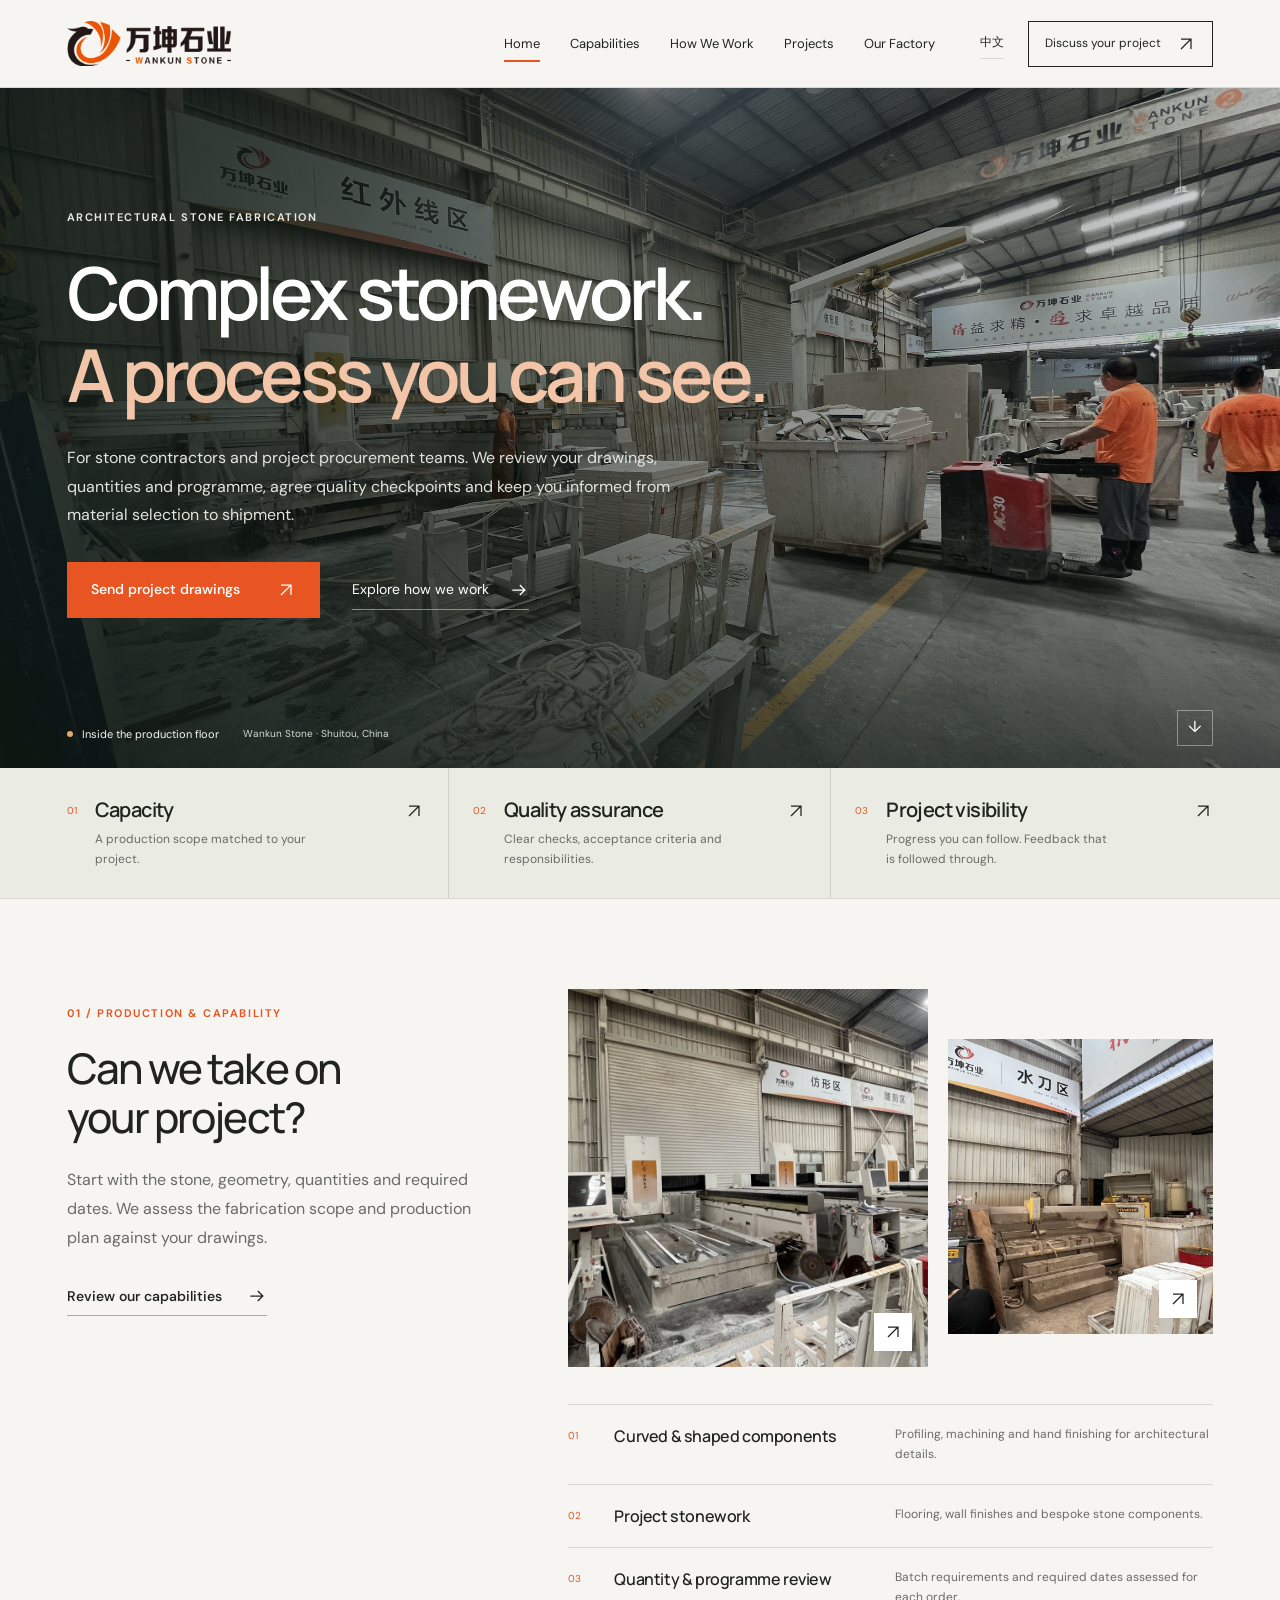
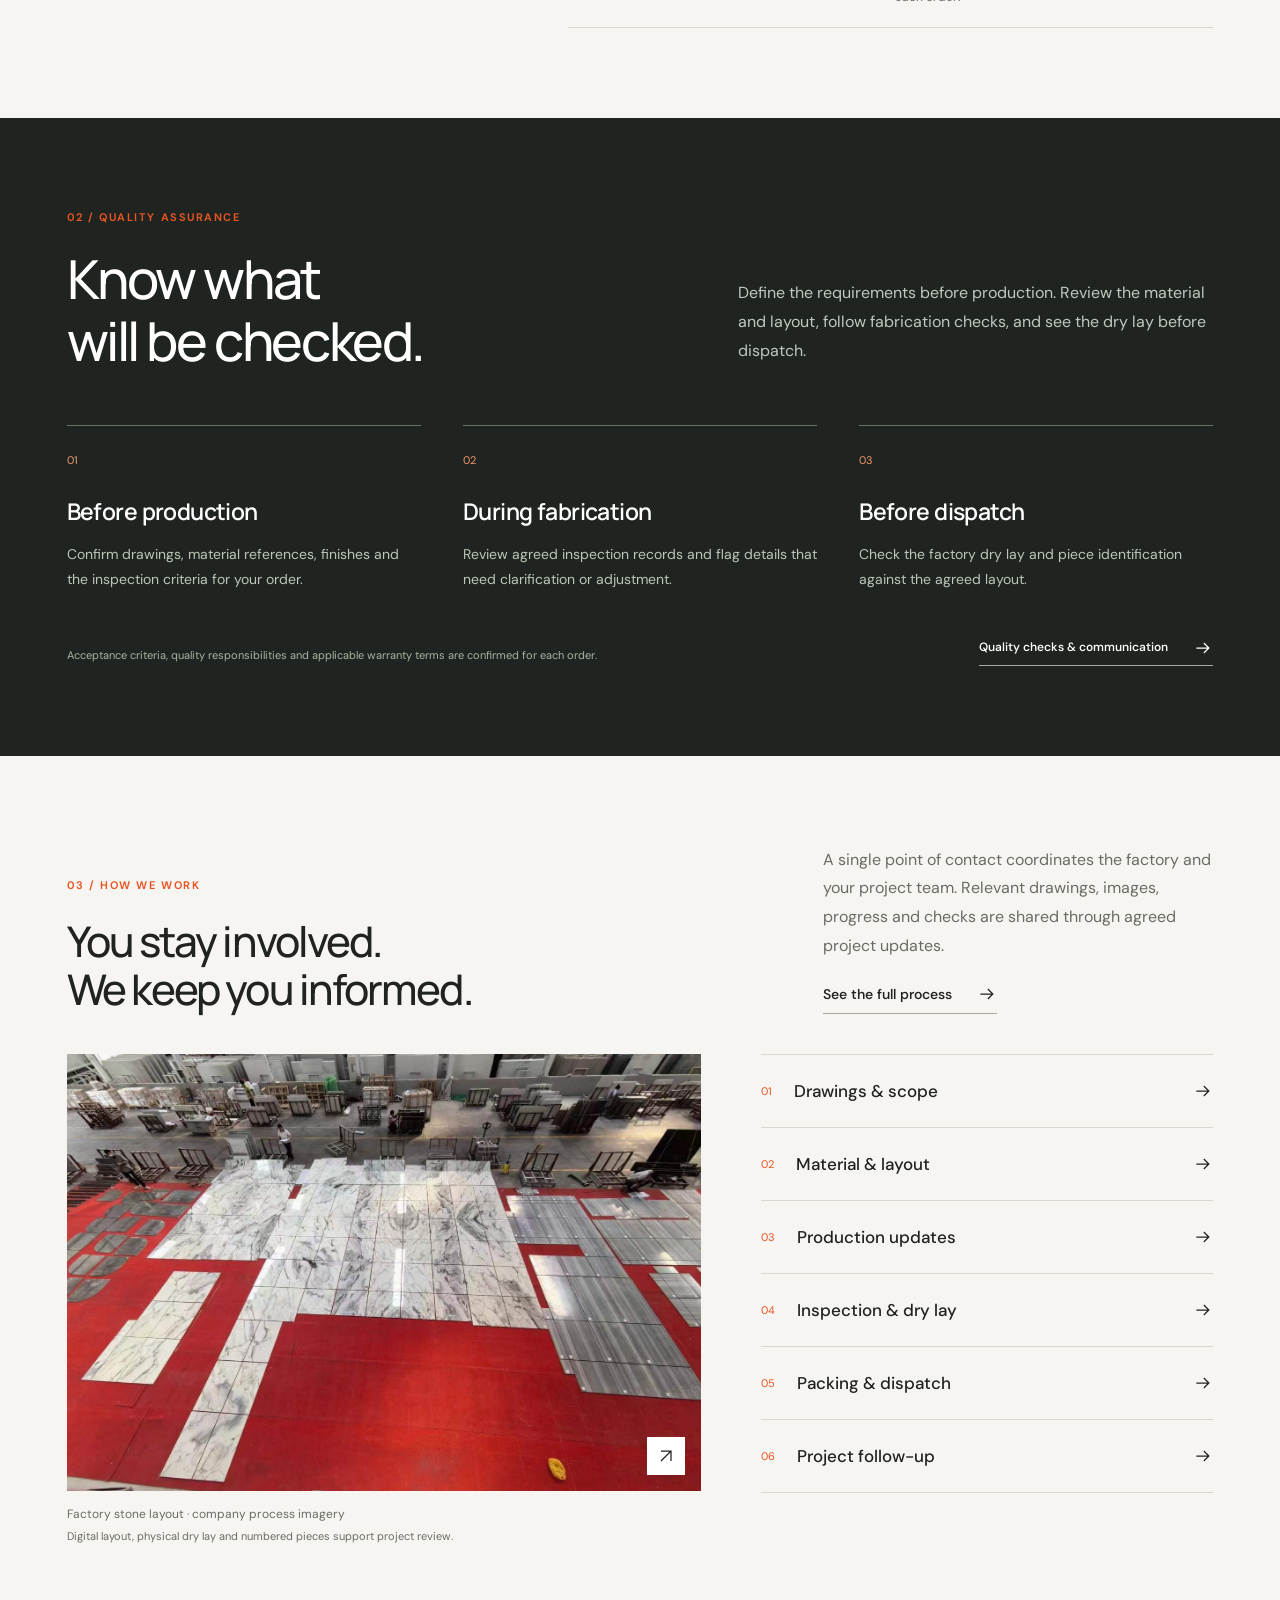
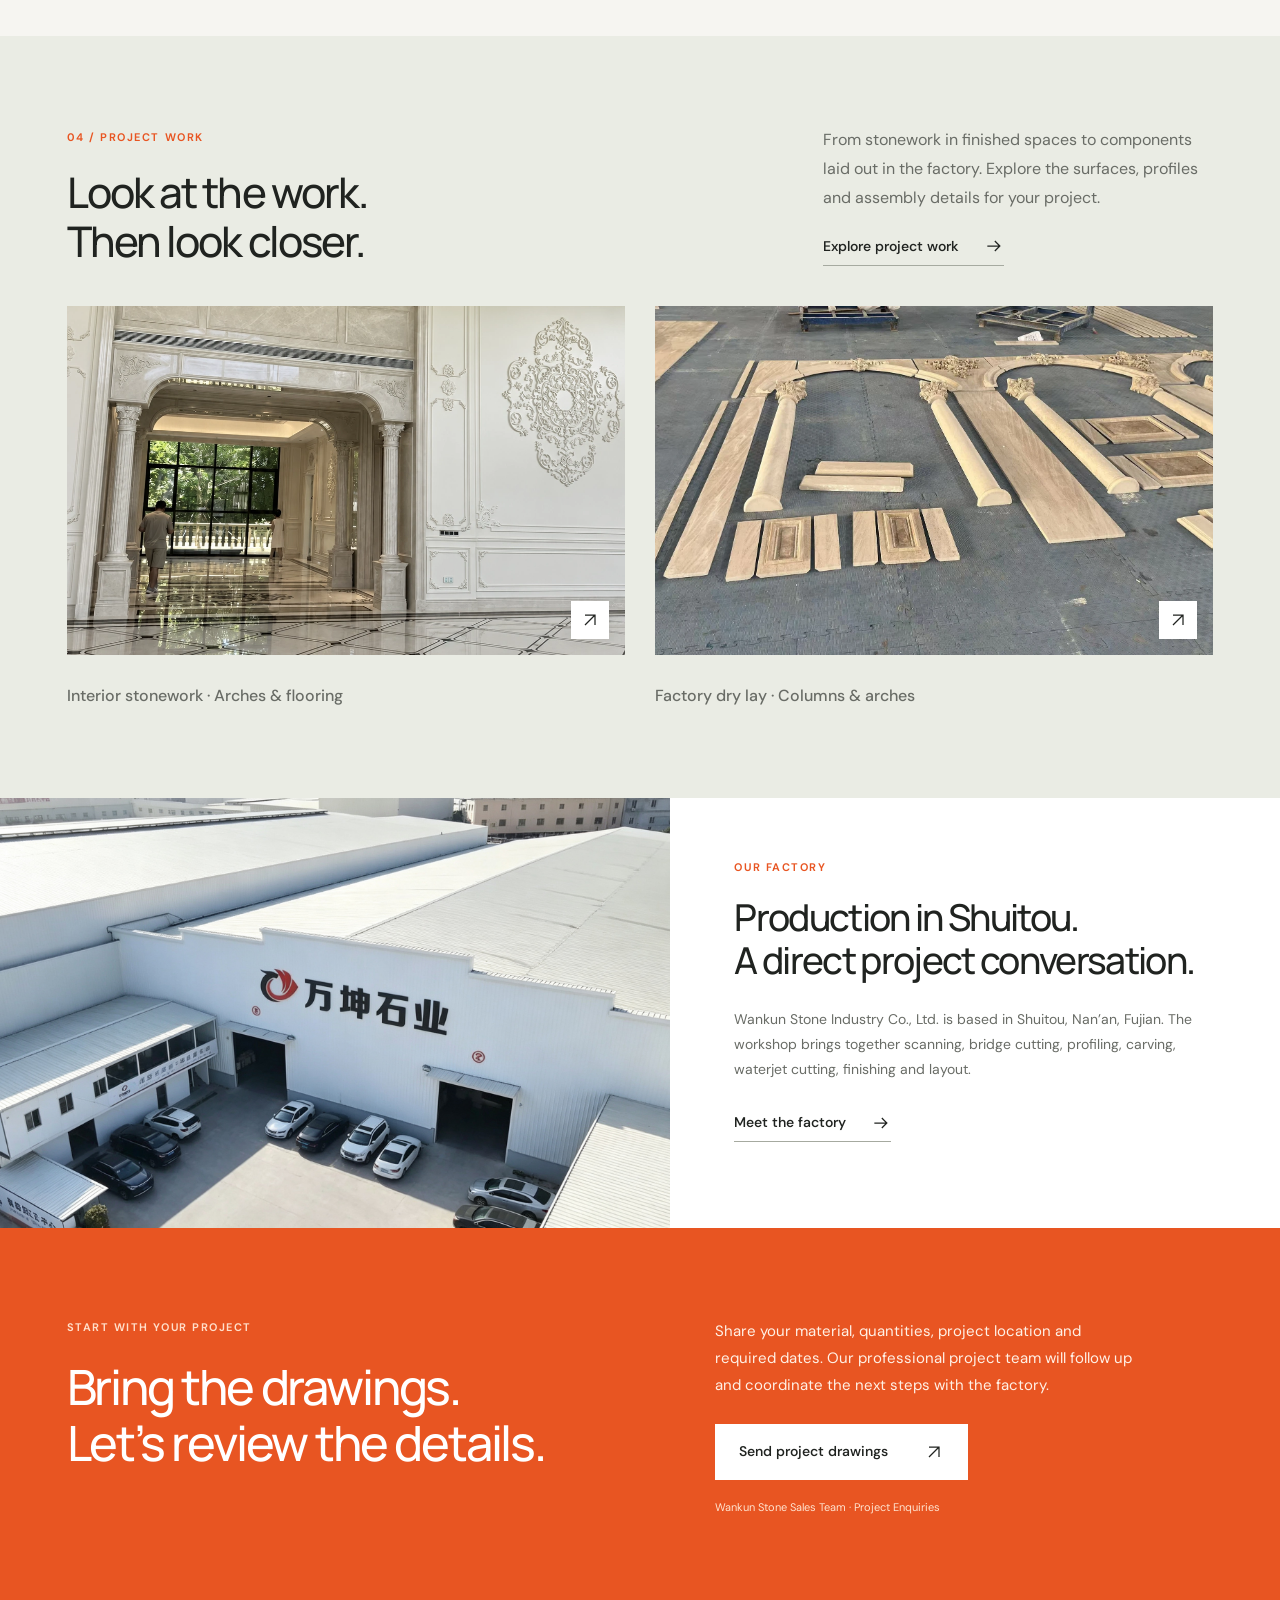
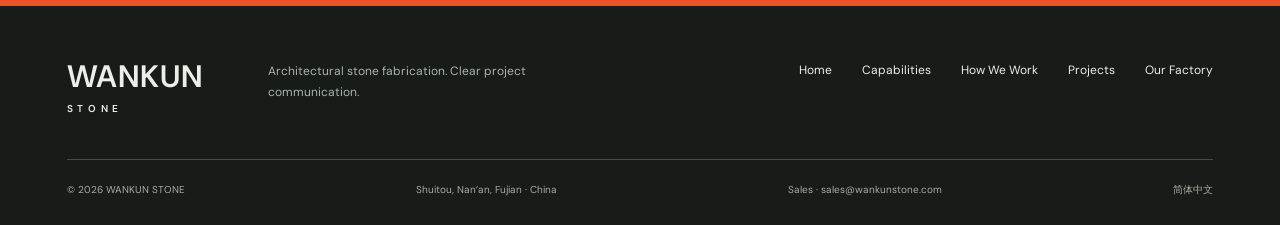
<file: index.html>
<!doctype html><html lang="en"><head><meta charset="utf-8"/><meta name="viewport" content="width=device-width,initial-scale=1"/><title>WANKUN STONE — Custom & Commercial Stone Fabrication Factory</title><meta name="description" content="Direct stone fabrication factory in Shuitou, China supplying stone importers, contractors & construction projects. Cut-to-size slabs, CNC curved stonework & factory dry-lay verification."/><link rel="canonical" href="https://wankunstone.com/"/><link rel="alternate" hreflang="en" href="https://wankunstone.com/"/><link rel="alternate" hreflang="zh-Hans" href="https://wankunstone.com/zh/"/><meta property="og:type" content="website"/><meta property="og:site_name" content="WANKUN STONE"/><meta property="og:title" content="WANKUN STONE — Custom & Commercial Stone Fabrication Factory"/><meta property="og:description" content="Direct stone fabrication factory in Shuitou, China supplying stone importers, contractors & construction projects. Cut-to-size slabs, CNC curved stonework & factory dry-lay verification."/><meta property="og:url" content="https://wankunstone.com/"/><meta property="og:image" content="https://wankunstone.com/assets/v2/production-floor.jpg"/><link rel="icon" href="/favicon.svg"/><link rel="stylesheet" href="/assets/index-TnXYKel-.css"/><script id="wankun-schema-jsonld" type="application/ld+json">{"@context":"https://schema.org","@graph":[{"@type":["Organization","ManufacturingBusiness"],"@id":"https://wankunstone.com/#organization","name":"WANKUN STONE (Wankun Stone Industry Co., Ltd. / 万坤石业)","url":"https://wankunstone.com/","logo":"https://wankunstone.com/assets/brand-logo.png","image":"https://wankunstone.com/assets/v2/factory-aerial.jpg","description":"Direct architectural and commercial stone fabrication factory in Shuitou, China. Supplying cut-to-size stone, slabs, CNC curved profiles, waterjet stonework, and factory dry-lay verified stone packages for importers, wholesalers, stone contractors, and construction projects worldwide.","address":{"@type":"PostalAddress","addressLocality":"Shuitou, Nan'an, Quanzhou","addressRegion":"Fujian","addressCountry":"CN"},"areaServed":[{"@type":"Place","name":"Worldwide"},{"@type":"Country","name":"Singapore"},{"@type":"Country","name":"Malaysia"},{"@type":"Country","name":"Vietnam"},{"@type":"Country","name":"China"}],"contactPoint":{"@type":"ContactPoint","contactType":"sales and project coordination","name":"Wankun Stone Sales Team","email":"sales@wankunstone.com","availableLanguage":["English","Chinese"]}},{"@type":"Service","@id":"https://wankunstone.com/#service","name":"Custom & Commercial Stone Fabrication for Overseas Projects","provider":{"@id":"https://wankunstone.com/#organization"},"areaServed":["Worldwide","Singapore","Malaysia","Vietnam"],"serviceType":["Cut-to-Size Architectural Stone Supply","Wholesale Marble & Granite Fabrication","CNC Curved & Profiled Stone Machining","Waterjet Stone Medallions & Inlays","Digital Slab Scanning & Pre-Shipment Factory Dry-Lay"]},{"@type":"FAQPage","@id":"https://wankunstone.com/#faq","mainEntity":[{"@type":"Question","name":"What types of stone buyers and overseas projects does Wankun Stone supply?","acceptedAnswer":{"@type":"Answer","text":"Wankun Stone supplies all categories of stone fabrication buyers worldwide, including stone importers and wholesalers, stone sub-contractors, main construction contractors, interior fit-out teams, and developers across commercial buildings, offices, residential projects, retail malls, public works, and hospitality projects."}},{"@type":"Question","name":"How can overseas buyers verify stone quality before shipment from Shuitou, China?","acceptedAnswer":{"@type":"Answer","text":"Every order includes drawing and scope confirmation, slab scanning and layout review before cutting, full-scale factory dry-lay inspection photos, and piece-by-piece numbered crate labelling before dispatch."}}]}]}</script><link rel="stylesheet" href="/assets/home-feature-navigation-20261116.css"/><link rel="stylesheet" href="/assets/project-intro-complement-20261116.css"/></head><body><div id="root" data-language="en" data-section="home"><link rel="preload" as="image" href="/assets/brand-logo.png"/><link rel="preload" as="image" href="/assets/v2/production-floor.jpg" fetchPriority="high"/><a href="#main" class="skip-link">Skip to content</a><header class="site-header"><a class="brand" href="/" aria-label="WANKUN STONE"><img src="/assets/brand-logo.png" width="164" height="45" alt="WANKUN STONE 万坤石业"/></a><nav id="main-navigation" class="main-nav" aria-label="Main navigation"><a href="/" aria-current="page">Home</a><a href="/capabilities">Capabilities</a><a href="/how-we-work">How We Work</a><a href="/projects">Projects</a><a href="/about">Our Factory</a><a class="mobile-contact" href="/contact">Discuss your project</a></nav><div class="header-actions"><a class="language-switch" href="/zh" lang="zh-Hans" aria-label="切换至简体中文">中文</a><a class="header-cta" href="/contact">Discuss your project<svg width="20" height="20" viewBox="0 0 24 24" fill="none" stroke="currentColor" stroke-width="1.5" aria-hidden="true"><path d="M6 18 18 6M6 6h12v12"></path></svg></a><button class="menu-toggle" aria-label="Open navigation" aria-expanded="false" aria-controls="main-navigation"><span></span><span></span></button></div></header><main id="main"><section class="hero"><img class="hero-background" src="/assets/v2/production-floor.jpg" alt="Wankun Stone production floor" fetchPriority="high"/><div class="hero-shade"></div><div class="hero-content"><span class="eyebrow">ARCHITECTURAL STONE FABRICATION</span><h1>Complex stonework.<br/><span>A process you can see.</span></h1><p>For stone contractors and project procurement teams. We review your drawings, quantities and programme, agree quality checkpoints and keep you informed from material selection to shipment.</p><div class="hero-actions"><a class="button " href="/contact">Send project drawings<svg width="20" height="20" viewBox="0 0 24 24" fill="none" stroke="currentColor" stroke-width="1.5" aria-hidden="true"><path d="M6 18 18 6M6 6h12v12"></path></svg></a><a class="hero-secondary" href="/how-we-work">Explore how we work<svg width="20" height="20" viewBox="0 0 24 24" fill="none" stroke="currentColor" stroke-width="1.5" aria-hidden="true"><path d="M4 12h15m-6-6 6 6-6 6"></path></svg></a></div></div><div class="hero-caption"><span class="live-mark"></span>Inside the production floor<small>Wankun Stone · Shuitou, China</small></div><a class="scroll-marker" href="#procurement" aria-label="Explore project priorities">↓</a></section><section class="procurement-bar" id="procurement"><a href="/capabilities"><span class="pillar-number">0<!-- -->1</span><div><h2>Capacity</h2><p>A production scope matched to your project.</p></div><svg width="20" height="20" viewBox="0 0 24 24" fill="none" stroke="currentColor" stroke-width="1.5" aria-hidden="true"><path d="M6 18 18 6M6 6h12v12"></path></svg></a><a href="/how-we-work#quality"><span class="pillar-number">0<!-- -->2</span><div><h2>Quality assurance</h2><p>Clear checks, acceptance criteria and responsibilities.</p></div><svg width="20" height="20" viewBox="0 0 24 24" fill="none" stroke="currentColor" stroke-width="1.5" aria-hidden="true"><path d="M6 18 18 6M6 6h12v12"></path></svg></a><a href="/how-we-work"><span class="pillar-number">0<!-- -->3</span><div><h2>Project visibility</h2><p>Progress you can follow. Feedback that is followed through.</p></div><svg width="20" height="20" viewBox="0 0 24 24" fill="none" stroke="currentColor" stroke-width="1.5" aria-hidden="true"><path d="M6 18 18 6M6 6h12v12"></path></svg></a></section><section class="capability-intro section"><div class="section-heading"><span class="eyebrow">01 / PRODUCTION &amp; CAPABILITY</span><h2>Can we take on
your project?</h2><p>Start with the stone, geometry, quantities and required dates. We assess the fabrication scope and production plan against your drawings.</p><a class="text-link" href="/capabilities">Review our capabilities<svg width="20" height="20" viewBox="0 0 24 24" fill="none" stroke="currentColor" stroke-width="1.5" aria-hidden="true"><path d="M4 12h15m-6-6 6 6-6 6"></path></svg></a></div><div class="capability-content"><div class="capability-collage"><button class="photo-button " aria-label="View image: Profiling area"><img src="/assets/capability-profiling.jpg" alt="Profiling area" loading="lazy"/><span class="image-expand"><svg width="20" height="20" viewBox="0 0 24 24" fill="none" stroke="currentColor" stroke-width="1.5" aria-hidden="true"><path d="M6 18 18 6M6 6h12v12"></path></svg></span></button><button class="photo-button " aria-label="View image: Waterjet cutting area"><img src="/assets/capability-waterjet.jpg" alt="Waterjet cutting area" loading="lazy"/><span class="image-expand"><svg width="20" height="20" viewBox="0 0 24 24" fill="none" stroke="currentColor" stroke-width="1.5" aria-hidden="true"><path d="M6 18 18 6M6 6h12v12"></path></svg></span></button></div><div class="capability-rows"><div><span>0<!-- -->1</span><h3>Curved &amp; shaped components</h3><p>Profiling, machining and hand finishing for architectural details.</p></div><div><span>0<!-- -->2</span><h3>Project stonework</h3><p>Flooring, wall finishes and bespoke stone components.</p></div><div><span>0<!-- -->3</span><h3>Quantity &amp; programme review</h3><p>Batch requirements and required dates assessed for each order.</p></div></div></div></section><section class="quality-section section " id="quality"><div class="section-heading"><span class="eyebrow">02 / QUALITY ASSURANCE</span><h2>Know what
will be checked.</h2><p>Define the requirements before production. Review the material and layout, follow fabrication checks, and see the dry lay before dispatch.</p></div><div class="quality-checks"><article><span class="check-number">0<!-- -->1</span><h3>Before production</h3><p>Confirm drawings, material references, finishes and the inspection criteria for your order.</p></article><article><span class="check-number">0<!-- -->2</span><h3>During fabrication</h3><p>Review agreed inspection records and flag details that need clarification or adjustment.</p></article><article><span class="check-number">0<!-- -->3</span><h3>Before dispatch</h3><p>Check the factory dry lay and piece identification against the agreed layout.</p></article></div><div class="quality-bottom"><p>Acceptance criteria, quality responsibilities and applicable warranty terms are confirmed for each order.</p><a class="text-link" href="/how-we-work#quality">Quality checks &amp; communication<svg width="20" height="20" viewBox="0 0 24 24" fill="none" stroke="currentColor" stroke-width="1.5" aria-hidden="true"><path d="M4 12h15m-6-6 6 6-6 6"></path></svg></a></div></section><section class="work-preview section"><div class="section-heading wide-heading"><div><span class="eyebrow">03 / HOW WE WORK</span><h2>You stay involved.
We keep you informed.</h2></div><div><p>A single point of contact coordinates the factory and your project team. Relevant drawings, images, progress and checks are shared through agreed project updates.</p><a class="text-link" href="/how-we-work">See the full process<svg width="20" height="20" viewBox="0 0 24 24" fill="none" stroke="currentColor" stroke-width="1.5" aria-hidden="true"><path d="M4 12h15m-6-6 6 6-6 6"></path></svg></a></div></div><div class="work-preview-grid"><figure><button class="photo-button " aria-label="View image: Factory stone layout · company process imagery"><img src="/assets/v2/dry-lay-overview.jpg" alt="Factory stone layout · company process imagery" loading="lazy"/><span class="image-expand"><svg width="20" height="20" viewBox="0 0 24 24" fill="none" stroke="currentColor" stroke-width="1.5" aria-hidden="true"><path d="M6 18 18 6M6 6h12v12"></path></svg></span></button><figcaption>Factory stone layout · company process imagery<small>Digital layout, physical dry lay and numbered pieces support project review.</small></figcaption></figure><ol><li><a href="/how-we-work#process"><span>0<!-- -->1</span><strong>Drawings &amp; scope</strong><svg width="20" height="20" viewBox="0 0 24 24" fill="none" stroke="currentColor" stroke-width="1.5" aria-hidden="true"><path d="M4 12h15m-6-6 6 6-6 6"></path></svg></a></li><li><a href="/how-we-work#process"><span>0<!-- -->2</span><strong>Material &amp; layout</strong><svg width="20" height="20" viewBox="0 0 24 24" fill="none" stroke="currentColor" stroke-width="1.5" aria-hidden="true"><path d="M4 12h15m-6-6 6 6-6 6"></path></svg></a></li><li><a href="/how-we-work#process"><span>0<!-- -->3</span><strong>Production updates</strong><svg width="20" height="20" viewBox="0 0 24 24" fill="none" stroke="currentColor" stroke-width="1.5" aria-hidden="true"><path d="M4 12h15m-6-6 6 6-6 6"></path></svg></a></li><li><a href="/how-we-work#process"><span>0<!-- -->4</span><strong>Inspection &amp; dry lay</strong><svg width="20" height="20" viewBox="0 0 24 24" fill="none" stroke="currentColor" stroke-width="1.5" aria-hidden="true"><path d="M4 12h15m-6-6 6 6-6 6"></path></svg></a></li><li><a href="/how-we-work#process"><span>0<!-- -->5</span><strong>Packing &amp; dispatch</strong><svg width="20" height="20" viewBox="0 0 24 24" fill="none" stroke="currentColor" stroke-width="1.5" aria-hidden="true"><path d="M4 12h15m-6-6 6 6-6 6"></path></svg></a></li><li><a href="/how-we-work#process"><span>0<!-- -->6</span><strong>Project follow-up</strong><svg width="20" height="20" viewBox="0 0 24 24" fill="none" stroke="currentColor" stroke-width="1.5" aria-hidden="true"><path d="M4 12h15m-6-6 6 6-6 6"></path></svg></a></li></ol></div></section><section class="project-feature section"><div class="section-heading wide-heading"><div><span class="eyebrow">04 / PROJECT WORK</span><h2>Look at the work.
Then look closer.</h2></div><div><p>From stonework in finished spaces to components laid out in the factory. Explore the surfaces, profiles and assembly details for your project.</p><a class="text-link" href="/projects">Explore project work<svg width="20" height="20" viewBox="0 0 24 24" fill="none" stroke="currentColor" stroke-width="1.5" aria-hidden="true"><path d="M4 12h15m-6-6 6 6-6 6"></path></svg></a></div></div><div class="project-feature-grid"><figure><button class="photo-button " aria-label="View image: Interior stonework · Arches &amp; flooring"><img src="/assets/v3/interior-arches-clarity.webp" alt="Interior stonework · Arches &amp; flooring" loading="lazy" style="object-position:50% 65%"/><span class="image-expand"><svg width="20" height="20" viewBox="0 0 24 24" fill="none" stroke="currentColor" stroke-width="1.5" aria-hidden="true"><path d="M6 18 18 6M6 6h12v12"></path></svg></span></button><figcaption>Interior stonework · Arches &amp; flooring</figcaption></figure><figure><button class="photo-button " aria-label="View image: Factory dry lay · Columns &amp; arches"><img src="/assets/v3/columns-and-arches.webp" alt="Factory dry lay · Columns &amp; arches" loading="lazy" style="object-position:50% 50%"/><span class="image-expand"><svg width="20" height="20" viewBox="0 0 24 24" fill="none" stroke="currentColor" stroke-width="1.5" aria-hidden="true"><path d="M6 18 18 6M6 6h12v12"></path></svg></span></button><figcaption>Factory dry lay · Columns &amp; arches</figcaption></figure></div></section><section class="factory-strip"><img src="/assets/v2/factory-aerial.jpg" alt="Wankun Stone factory aerial view" loading="lazy"/><div><span class="eyebrow">OUR FACTORY</span><h2>Production in Shuitou.
A direct project conversation.</h2><p>Wankun Stone Industry Co., Ltd. is based in Shuitou, Nan’an, Fujian. The workshop brings together scanning, bridge cutting, profiling, carving, waterjet cutting, finishing and layout.</p><a class="text-link" href="/about">Meet the factory<svg width="20" height="20" viewBox="0 0 24 24" fill="none" stroke="currentColor" stroke-width="1.5" aria-hidden="true"><path d="M4 12h15m-6-6 6 6-6 6"></path></svg></a></div></section><section class="project-cta section"><div><span class="eyebrow">START WITH YOUR PROJECT</span><h2>Bring the drawings.
Let’s review the details.</h2></div><div><p>Share your material, quantities, project location and required dates. Our professional project team will follow up and coordinate the next steps with the factory.</p><a class="button button-light" href="/contact">Send project drawings<svg width="20" height="20" viewBox="0 0 24 24" fill="none" stroke="currentColor" stroke-width="1.5" aria-hidden="true"><path d="M6 18 18 6M6 6h12v12"></path></svg></a><span class="contact-byline">Wankun Stone Sales Team<!-- --> · <!-- -->Project Enquiries</span></div></section></main><footer class="site-footer"><div class="footer-top"><a href="/" class="footer-wordmark">WANKUN<span>STONE</span></a><p>Architectural stone fabrication. Clear project communication.</p><div><a href="/">Home</a><a href="/capabilities">Capabilities</a><a href="/how-we-work">How We Work</a><a href="/projects">Projects</a><a href="/about">Our Factory</a></div></div><div class="footer-bottom"><span>© <!-- -->2026<!-- --> WANKUN STONE</span><span>Shuitou, Nan’an, Fujian · China</span><a class="contact-email" href="mailto:sales@wankunstone.com">Sales · sales@wankunstone.com</a><a href="/zh">简体中文</a></div></footer><dialog class="lightbox" aria-label="View image"><button class="lightbox-close" aria-label="Close">×</button></dialog></div><script type="module" src="/assets/index-CWicxNVF.js"></script></body></html>
</file>
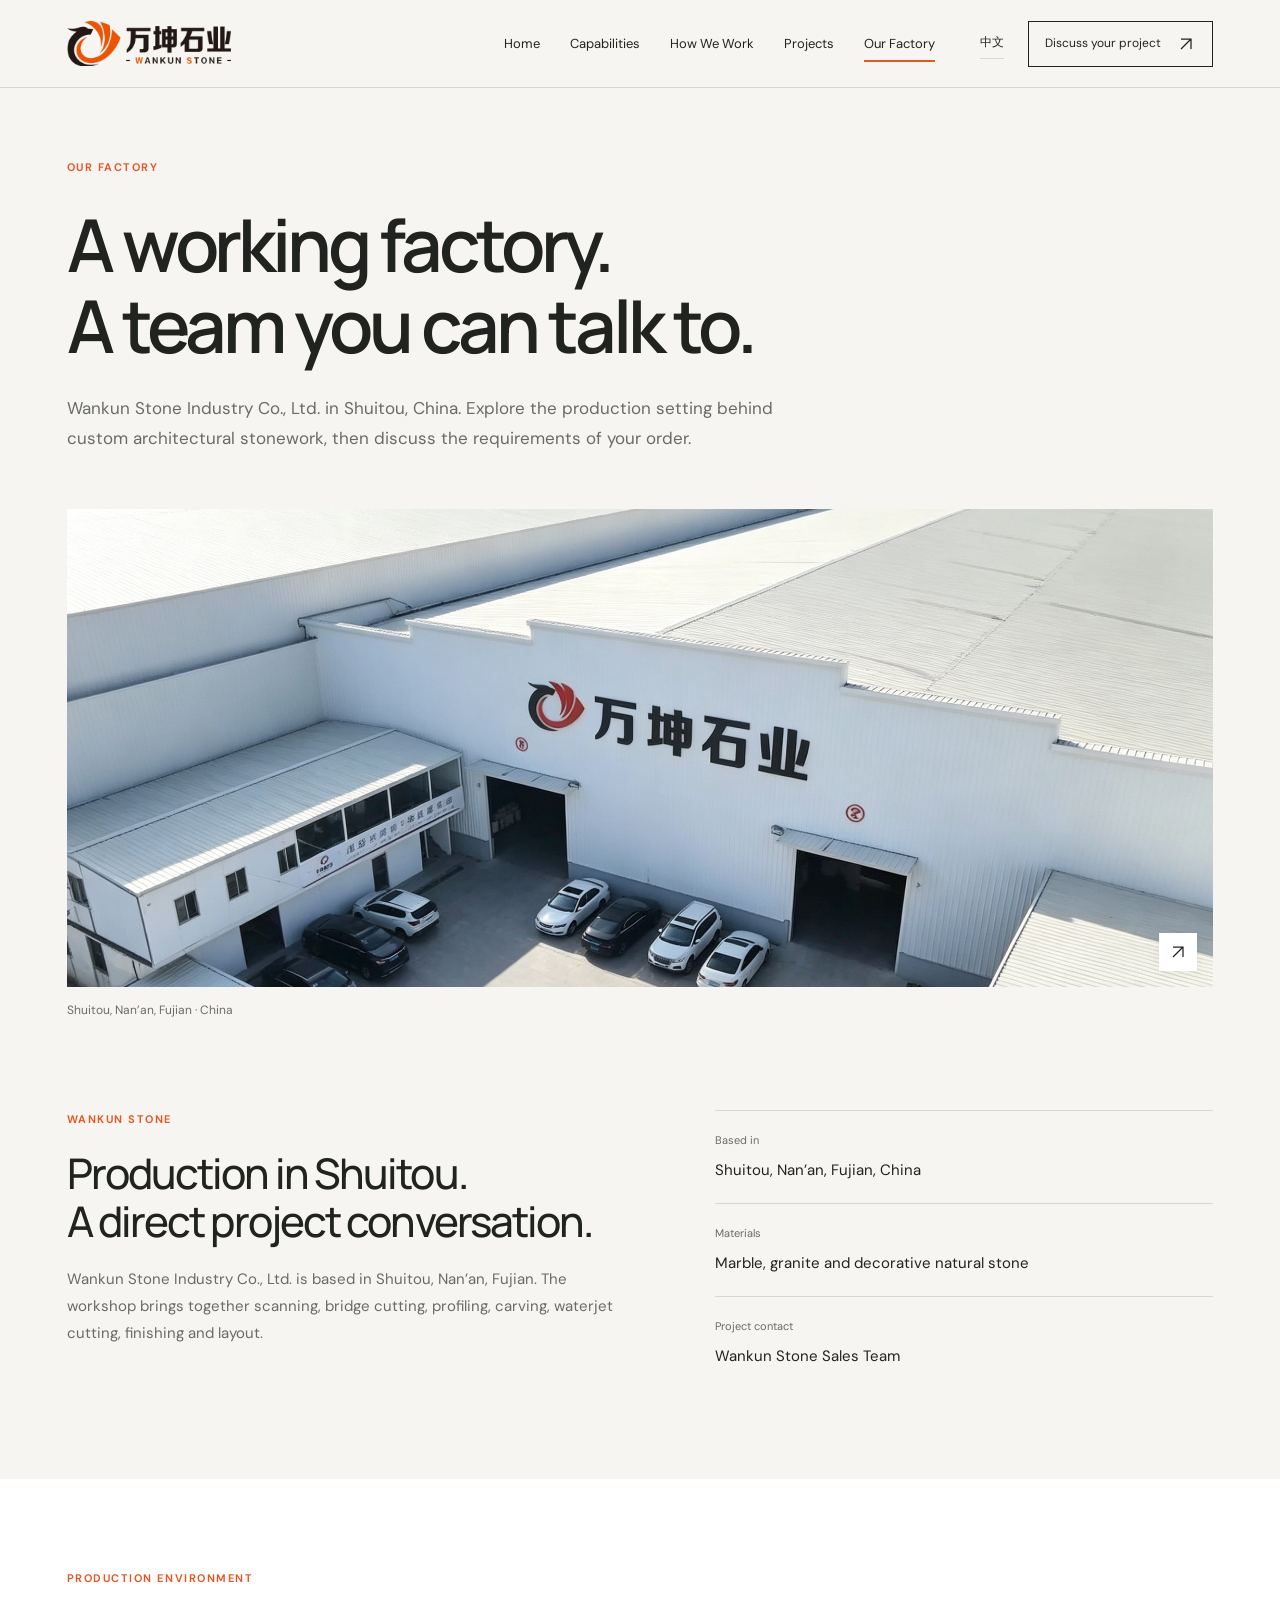
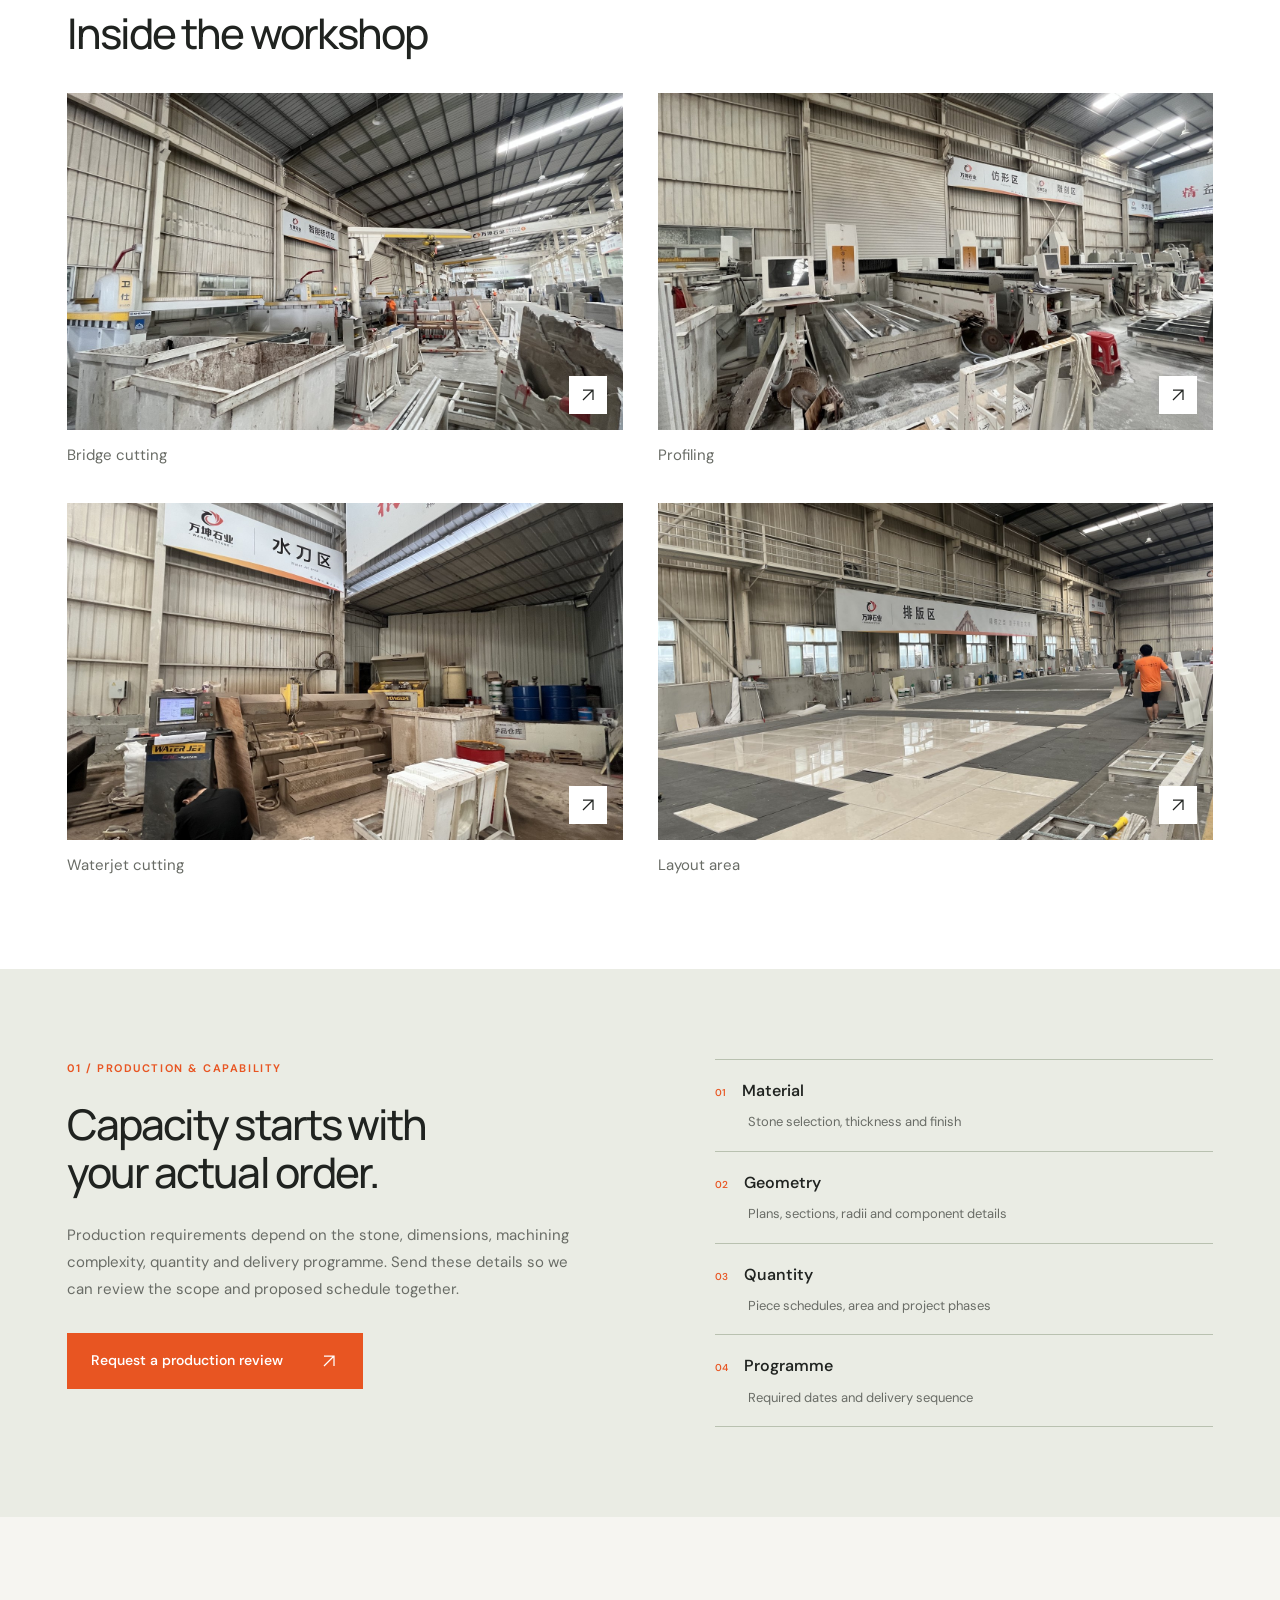
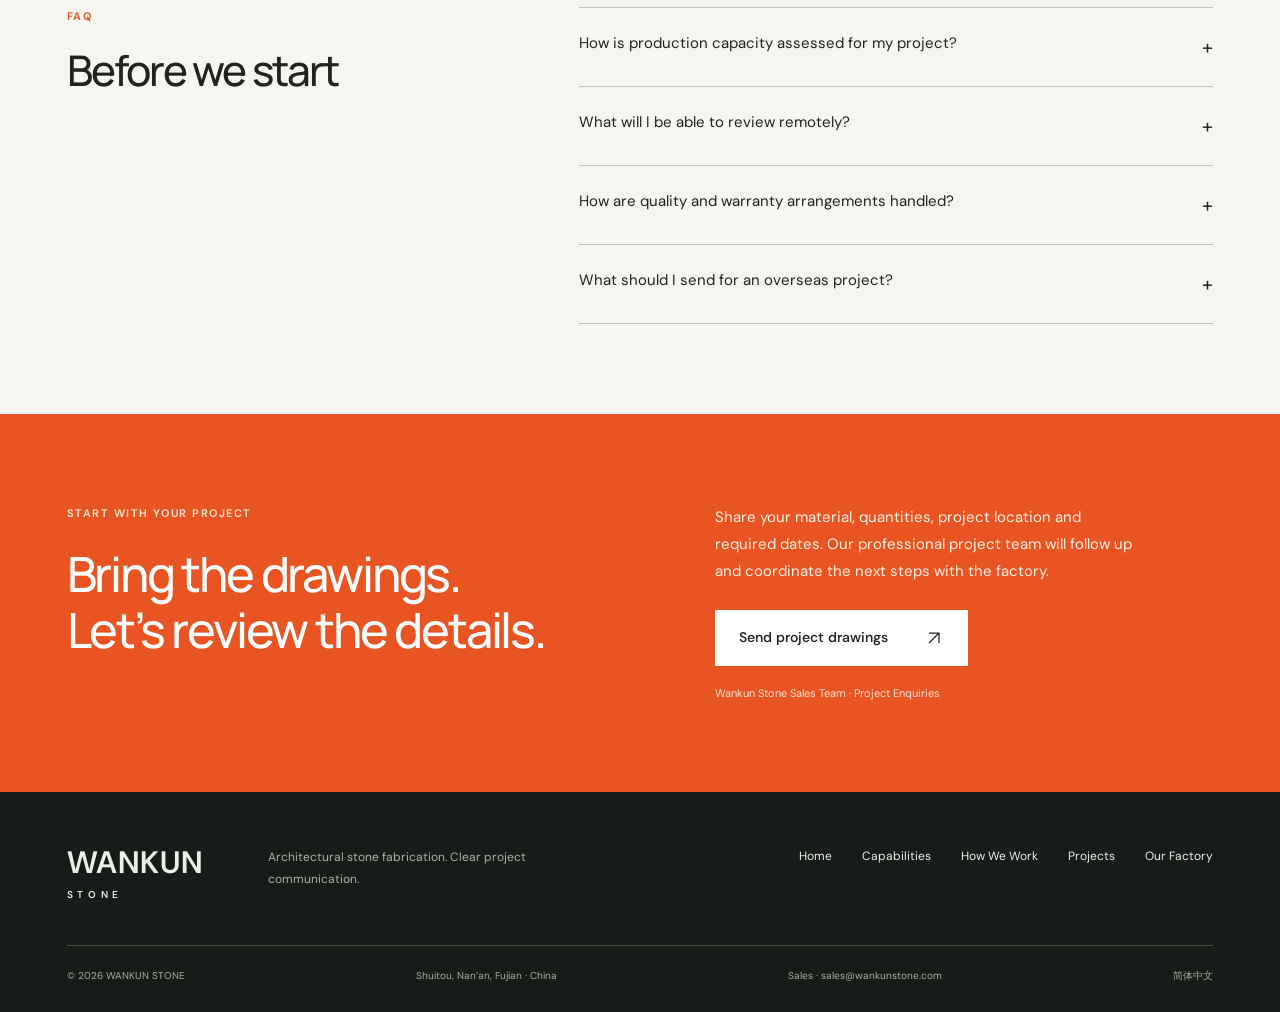
<file: about/index.html>
<!doctype html><html lang="en"><head><meta charset="utf-8"/><meta name="viewport" content="width=device-width,initial-scale=1"/><title>Our Stone Factory in Shuitou, China — Direct Export | WANKUN STONE</title><meta name="description" content="Meet Wankun Stone Industry Co., Ltd. in Shuitou, Fujian. Direct factory stone processing for commercial, residential, wholesale, and architectural projects."/><link rel="canonical" href="https://wankunstone.com/about/"/><link rel="alternate" hreflang="en" href="https://wankunstone.com/about/"/><link rel="alternate" hreflang="zh-Hans" href="https://wankunstone.com/zh/about/"/><meta property="og:type" content="website"/><meta property="og:site_name" content="WANKUN STONE"/><meta property="og:title" content="Our Stone Factory in Shuitou, China — Direct Export | WANKUN STONE"/><meta property="og:description" content="Meet Wankun Stone Industry Co., Ltd. in Shuitou, Fujian. Direct factory stone processing for commercial, residential, wholesale, and architectural projects."/><meta property="og:url" content="https://wankunstone.com/about/"/><meta property="og:image" content="https://wankunstone.com/assets/v2/production-floor.jpg"/><link rel="icon" href="/favicon.svg"/><link rel="stylesheet" href="/assets/index-TnXYKel-.css"/><script id="wankun-schema-jsonld" type="application/ld+json">{"@context":"https://schema.org","@graph":[{"@type":["Organization","ManufacturingBusiness"],"@id":"https://wankunstone.com/#organization","name":"WANKUN STONE (Wankun Stone Industry Co., Ltd. / 万坤石业)","url":"https://wankunstone.com/","logo":"https://wankunstone.com/assets/brand-logo.png","image":"https://wankunstone.com/assets/v2/factory-aerial.jpg","description":"Direct architectural and commercial stone fabrication factory in Shuitou, China. Supplying cut-to-size stone, slabs, CNC curved profiles, waterjet stonework, and factory dry-lay verified stone packages for importers, wholesalers, stone contractors, and construction projects worldwide.","address":{"@type":"PostalAddress","addressLocality":"Shuitou, Nan'an, Quanzhou","addressRegion":"Fujian","addressCountry":"CN"},"areaServed":[{"@type":"Place","name":"Worldwide"},{"@type":"Country","name":"Singapore"},{"@type":"Country","name":"Malaysia"},{"@type":"Country","name":"Vietnam"},{"@type":"Country","name":"China"}],"contactPoint":{"@type":"ContactPoint","contactType":"sales and project coordination","name":"Wankun Stone Sales Team","email":"sales@wankunstone.com","availableLanguage":["English","Chinese"]}},{"@type":"Service","@id":"https://wankunstone.com/#service","name":"Custom & Commercial Stone Fabrication for Overseas Projects","provider":{"@id":"https://wankunstone.com/#organization"},"areaServed":["Worldwide","Singapore","Malaysia","Vietnam"],"serviceType":["Cut-to-Size Architectural Stone Supply","Wholesale Marble & Granite Fabrication","CNC Curved & Profiled Stone Machining","Waterjet Stone Medallions & Inlays","Digital Slab Scanning & Pre-Shipment Factory Dry-Lay"]},{"@type":"FAQPage","@id":"https://wankunstone.com/#faq","mainEntity":[{"@type":"Question","name":"What types of stone buyers and overseas projects does Wankun Stone supply?","acceptedAnswer":{"@type":"Answer","text":"Wankun Stone supplies all categories of stone fabrication buyers worldwide, including stone importers and wholesalers, stone sub-contractors, main construction contractors, interior fit-out teams, and developers across commercial buildings, offices, residential projects, retail malls, public works, and hospitality projects."}},{"@type":"Question","name":"How can overseas buyers verify stone quality before shipment from Shuitou, China?","acceptedAnswer":{"@type":"Answer","text":"Every order includes drawing and scope confirmation, slab scanning and layout review before cutting, full-scale factory dry-lay inspection photos, and piece-by-piece numbered crate labelling before dispatch."}}]}]}</script><link rel="stylesheet" href="/assets/home-feature-navigation-20261116.css"/></head><body><div id="root" data-language="en" data-section="about"><link rel="preload" as="image" href="/assets/brand-logo.png"/><a href="#main" class="skip-link">Skip to content</a><header class="site-header"><a class="brand" href="/" aria-label="WANKUN STONE"><img src="/assets/brand-logo.png" width="164" height="45" alt="WANKUN STONE 万坤石业"/></a><nav id="main-navigation" class="main-nav" aria-label="Main navigation"><a href="/">Home</a><a href="/capabilities">Capabilities</a><a href="/how-we-work">How We Work</a><a href="/projects">Projects</a><a href="/about" aria-current="page">Our Factory</a><a class="mobile-contact" href="/contact">Discuss your project</a></nav><div class="header-actions"><a class="language-switch" href="/zh/about" lang="zh-Hans" aria-label="切换至简体中文">中文</a><a class="header-cta" href="/contact">Discuss your project<svg width="20" height="20" viewBox="0 0 24 24" fill="none" stroke="currentColor" stroke-width="1.5" aria-hidden="true"><path d="M6 18 18 6M6 6h12v12"></path></svg></a><button class="menu-toggle" aria-label="Open navigation" aria-expanded="false" aria-controls="main-navigation"><span></span><span></span></button></div></header><main id="main"><section class="page-intro section "><span class="eyebrow">Our Factory</span><h1>A working factory.
A team you can talk to.</h1><p>Wankun Stone Industry Co., Ltd. in Shuitou, China. Explore the production setting behind custom architectural stonework, then discuss the requirements of your order.</p></section><figure class="factory-panorama"><button class="photo-button " aria-label="View image: Shuitou, Nan’an, Fujian · China"><img src="/assets/v2/factory-aerial.jpg" alt="Shuitou, Nan’an, Fujian · China" loading="lazy"/><span class="image-expand"><svg width="20" height="20" viewBox="0 0 24 24" fill="none" stroke="currentColor" stroke-width="1.5" aria-hidden="true"><path d="M6 18 18 6M6 6h12v12"></path></svg></span></button><figcaption>Shuitou, Nan’an, Fujian · China</figcaption></figure><section class="factory-facts section"><div><span class="eyebrow">WANKUN STONE</span><h2>Production in Shuitou.
A direct project conversation.</h2><p>Wankun Stone Industry Co., Ltd. is based in Shuitou, Nan’an, Fujian. The workshop brings together scanning, bridge cutting, profiling, carving, waterjet cutting, finishing and layout.</p></div><dl><div><dt>Based in</dt><dd>Shuitou, Nan’an, Fujian, China</dd></div><div><dt>Materials</dt><dd>Marble, granite and decorative natural stone</dd></div><div><dt>Project contact</dt><dd>Wankun Stone Sales Team</dd></div></dl></section><section class="production-section section"><div class="section-heading"><span class="eyebrow">PRODUCTION ENVIRONMENT</span><h2>Inside the workshop</h2></div><div class="production-grid"><figure><button class="photo-button " aria-label="View image: Bridge cutting"><img src="/assets/capability-cnc.jpg" alt="Bridge cutting" loading="lazy"/><span class="image-expand"><svg width="20" height="20" viewBox="0 0 24 24" fill="none" stroke="currentColor" stroke-width="1.5" aria-hidden="true"><path d="M6 18 18 6M6 6h12v12"></path></svg></span></button><figcaption>Bridge cutting</figcaption></figure><figure><button class="photo-button " aria-label="View image: Profiling"><img src="/assets/capability-profiling.jpg" alt="Profiling" loading="lazy"/><span class="image-expand"><svg width="20" height="20" viewBox="0 0 24 24" fill="none" stroke="currentColor" stroke-width="1.5" aria-hidden="true"><path d="M6 18 18 6M6 6h12v12"></path></svg></span></button><figcaption>Profiling</figcaption></figure><figure><button class="photo-button " aria-label="View image: Waterjet cutting"><img src="/assets/capability-waterjet.jpg" alt="Waterjet cutting" loading="lazy"/><span class="image-expand"><svg width="20" height="20" viewBox="0 0 24 24" fill="none" stroke="currentColor" stroke-width="1.5" aria-hidden="true"><path d="M6 18 18 6M6 6h12v12"></path></svg></span></button><figcaption>Waterjet cutting</figcaption></figure><figure><button class="photo-button " aria-label="View image: Layout area"><img src="/assets/capability-layout-workshop.jpg" alt="Layout area" loading="lazy"/><span class="image-expand"><svg width="20" height="20" viewBox="0 0 24 24" fill="none" stroke="currentColor" stroke-width="1.5" aria-hidden="true"><path d="M6 18 18 6M6 6h12v12"></path></svg></span></button><figcaption>Layout area</figcaption></figure></div></section><section class="capacity-brief section"><div><span class="eyebrow">01 / PRODUCTION &amp; CAPABILITY</span><h2>Capacity starts with
your actual order.</h2><p>Production requirements depend on the stone, dimensions, machining complexity, quantity and delivery programme. Send these details so we can review the scope and proposed schedule together.</p><a class="button " href="/contact">Request a production review<svg width="20" height="20" viewBox="0 0 24 24" fill="none" stroke="currentColor" stroke-width="1.5" aria-hidden="true"><path d="M6 18 18 6M6 6h12v12"></path></svg></a></div><dl><div><dt><span>0<!-- -->1</span>Material</dt><dd>Stone selection, thickness and finish</dd></div><div><dt><span>0<!-- -->2</span>Geometry</dt><dd>Plans, sections, radii and component details</dd></div><div><dt><span>0<!-- -->3</span>Quantity</dt><dd>Piece schedules, area and project phases</dd></div><div><dt><span>0<!-- -->4</span>Programme</dt><dd>Required dates and delivery sequence</dd></div></dl></section><section class="faq-section section"><div><span class="eyebrow">FAQ</span><h2>Before we start</h2></div><div><details><summary>How is production capacity assessed for my project?<span>+</span></summary><p>Share the drawings, material, quantities and required dates. The factory reviews the fabrication requirements and production plan for that specific order.</p></details><details><summary>What will I be able to review remotely?<span>+</span></summary><p>Project information includes relevant drawings, material and layout views, progress updates, dry-lay images and inspection details. The sharing method and checkpoints are agreed for your project.</p></details><details><summary>How are quality and warranty arrangements handled?<span>+</span></summary><p>Inspection criteria, acceptance requirements, responsibilities and applicable warranty terms are confirmed for each order. Our project team coordinates quality questions and factory follow-up.</p></details><details><summary>What should I send for an overseas project?<span>+</span></summary><p>Send your drawings or piece schedule, project location, material, approximate quantity and required dates. Add any packaging, labelling or technical requirements you already have.</p></details></div></section><section class="project-cta section"><div><span class="eyebrow">START WITH YOUR PROJECT</span><h2>Bring the drawings.
Let’s review the details.</h2></div><div><p>Share your material, quantities, project location and required dates. Our professional project team will follow up and coordinate the next steps with the factory.</p><a class="button button-light" href="/contact">Send project drawings<svg width="20" height="20" viewBox="0 0 24 24" fill="none" stroke="currentColor" stroke-width="1.5" aria-hidden="true"><path d="M6 18 18 6M6 6h12v12"></path></svg></a><span class="contact-byline">Wankun Stone Sales Team<!-- --> · <!-- -->Project Enquiries</span></div></section></main><footer class="site-footer"><div class="footer-top"><a href="/" class="footer-wordmark">WANKUN<span>STONE</span></a><p>Architectural stone fabrication. Clear project communication.</p><div><a href="/">Home</a><a href="/capabilities">Capabilities</a><a href="/how-we-work">How We Work</a><a href="/projects">Projects</a><a href="/about">Our Factory</a></div></div><div class="footer-bottom"><span>© <!-- -->2026<!-- --> WANKUN STONE</span><span>Shuitou, Nan’an, Fujian · China</span><a class="contact-email" href="mailto:sales@wankunstone.com">Sales · sales@wankunstone.com</a><a href="/zh/about">简体中文</a></div></footer><dialog class="lightbox" aria-label="View image"><button class="lightbox-close" aria-label="Close">×</button></dialog></div><script type="module" src="/assets/index-C54uIiVH.js"></script></body></html>
</file>
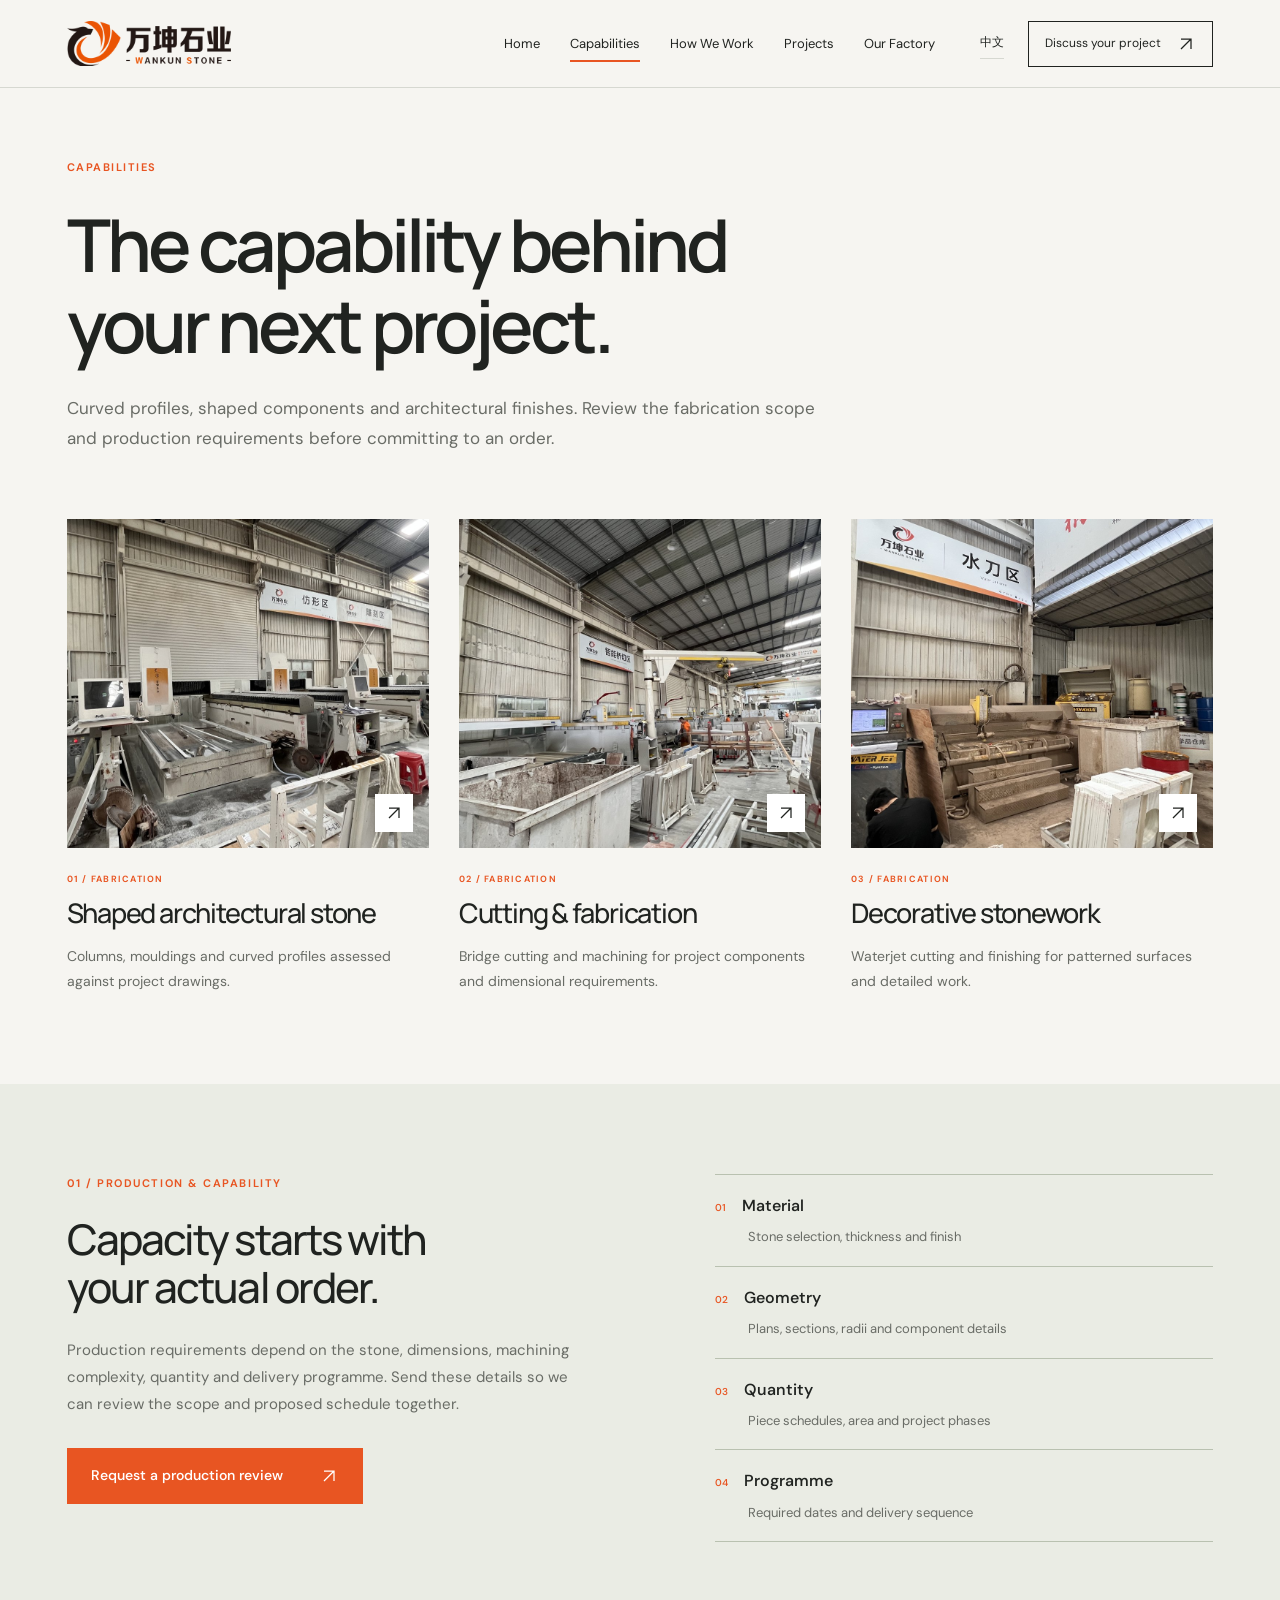
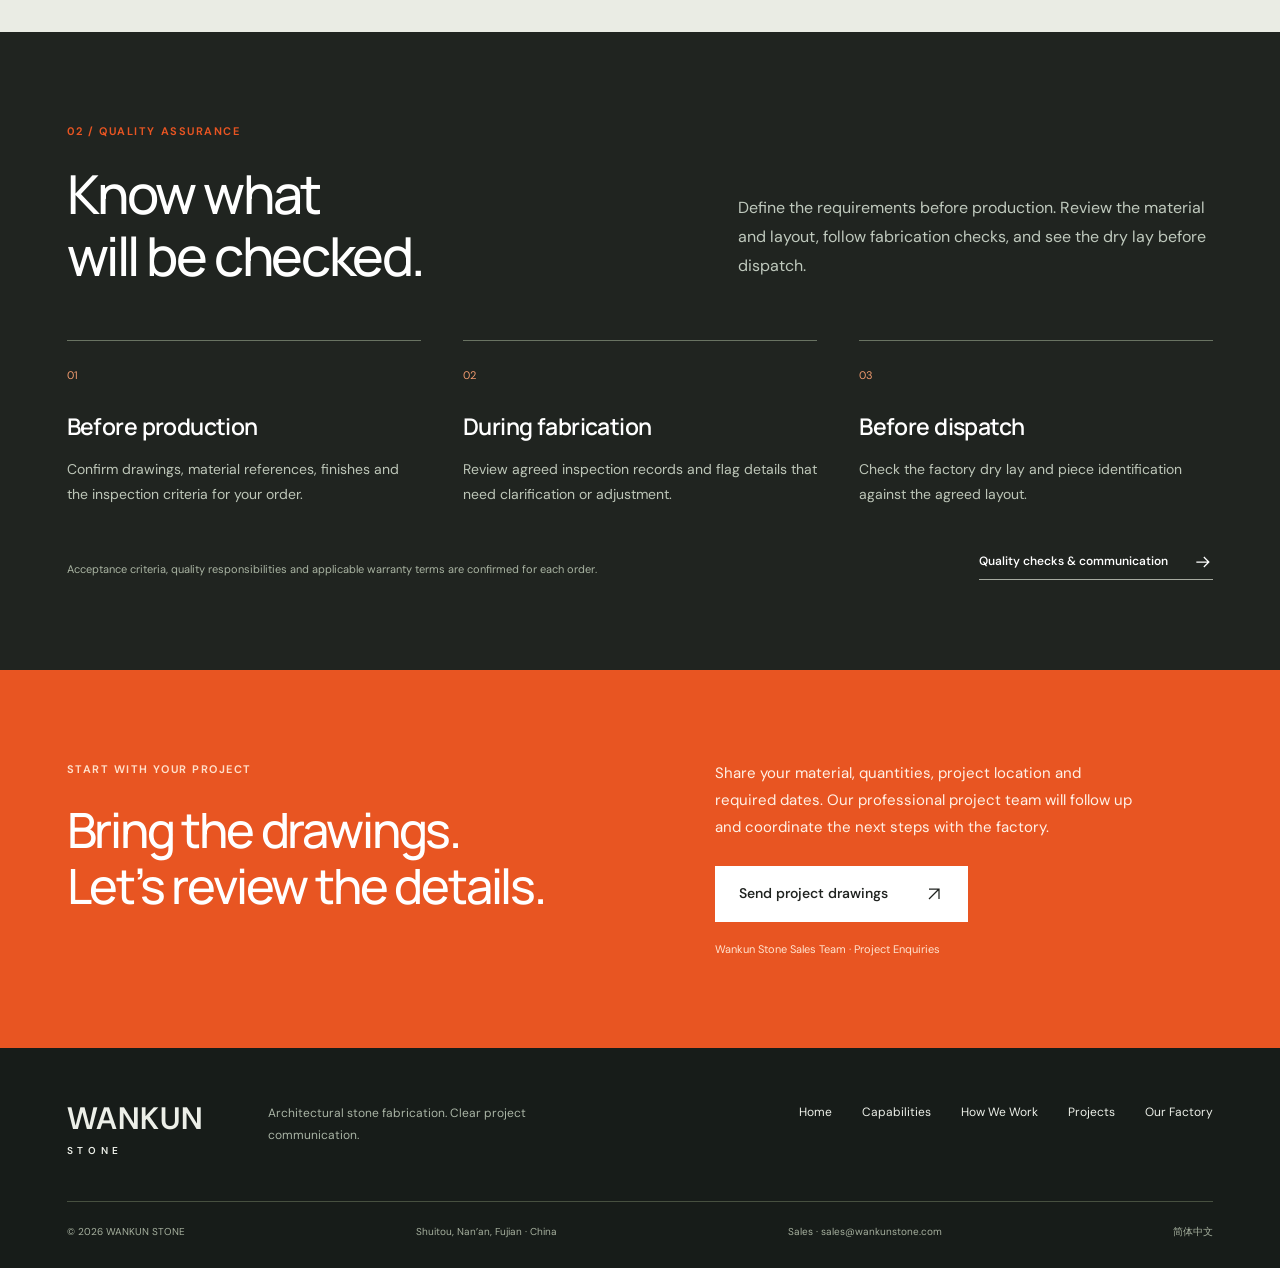
<file: capabilities/index.html>
<!doctype html><html lang="en"><head><meta charset="utf-8"/><meta name="viewport" content="width=device-width,initial-scale=1"/><title>Stone Fabrication Capabilities — Cut-to-Size, CNC Profiling & Waterjet | WANKUN STONE</title><meta name="description" content="Explore Wankun Stone's Shuitou factory capabilities: bridge cutting, cut-to-size commercial stone, 5-axis CNC curved profiles, columns, and waterjet stonework for project buyers."/><link rel="canonical" href="https://wankunstone.com/capabilities/"/><link rel="alternate" hreflang="en" href="https://wankunstone.com/capabilities/"/><link rel="alternate" hreflang="zh-Hans" href="https://wankunstone.com/zh/capabilities/"/><meta property="og:type" content="website"/><meta property="og:site_name" content="WANKUN STONE"/><meta property="og:title" content="Stone Fabrication Capabilities — Cut-to-Size, CNC Profiling & Waterjet | WANKUN STONE"/><meta property="og:description" content="Explore Wankun Stone's Shuitou factory capabilities: bridge cutting, cut-to-size commercial stone, 5-axis CNC curved profiles, columns, and waterjet stonework for project buyers."/><meta property="og:url" content="https://wankunstone.com/capabilities/"/><meta property="og:image" content="https://wankunstone.com/assets/v2/production-floor.jpg"/><link rel="icon" href="/favicon.svg"/><link rel="stylesheet" href="/assets/index-TnXYKel-.css"/><script id="wankun-schema-jsonld" type="application/ld+json">{"@context":"https://schema.org","@graph":[{"@type":["Organization","ManufacturingBusiness"],"@id":"https://wankunstone.com/#organization","name":"WANKUN STONE (Wankun Stone Industry Co., Ltd. / 万坤石业)","url":"https://wankunstone.com/","logo":"https://wankunstone.com/assets/brand-logo.png","image":"https://wankunstone.com/assets/v2/factory-aerial.jpg","description":"Direct architectural and commercial stone fabrication factory in Shuitou, China. Supplying cut-to-size stone, slabs, CNC curved profiles, waterjet stonework, and factory dry-lay verified stone packages for importers, wholesalers, stone contractors, and construction projects worldwide.","address":{"@type":"PostalAddress","addressLocality":"Shuitou, Nan'an, Quanzhou","addressRegion":"Fujian","addressCountry":"CN"},"areaServed":[{"@type":"Place","name":"Worldwide"},{"@type":"Country","name":"Singapore"},{"@type":"Country","name":"Malaysia"},{"@type":"Country","name":"Vietnam"},{"@type":"Country","name":"China"}],"contactPoint":{"@type":"ContactPoint","contactType":"sales and project coordination","name":"Wankun Stone Sales Team","email":"sales@wankunstone.com","availableLanguage":["English","Chinese"]}},{"@type":"Service","@id":"https://wankunstone.com/#service","name":"Custom & Commercial Stone Fabrication for Overseas Projects","provider":{"@id":"https://wankunstone.com/#organization"},"areaServed":["Worldwide","Singapore","Malaysia","Vietnam"],"serviceType":["Cut-to-Size Architectural Stone Supply","Wholesale Marble & Granite Fabrication","CNC Curved & Profiled Stone Machining","Waterjet Stone Medallions & Inlays","Digital Slab Scanning & Pre-Shipment Factory Dry-Lay"]},{"@type":"FAQPage","@id":"https://wankunstone.com/#faq","mainEntity":[{"@type":"Question","name":"What types of stone buyers and overseas projects does Wankun Stone supply?","acceptedAnswer":{"@type":"Answer","text":"Wankun Stone supplies all categories of stone fabrication buyers worldwide, including stone importers and wholesalers, stone sub-contractors, main construction contractors, interior fit-out teams, and developers across commercial buildings, offices, residential projects, retail malls, public works, and hospitality projects."}},{"@type":"Question","name":"How can overseas buyers verify stone quality before shipment from Shuitou, China?","acceptedAnswer":{"@type":"Answer","text":"Every order includes drawing and scope confirmation, slab scanning and layout review before cutting, full-scale factory dry-lay inspection photos, and piece-by-piece numbered crate labelling before dispatch."}}]}]}</script><link rel="stylesheet" href="/assets/home-feature-navigation-20261116.css"/></head><body><div id="root" data-language="en" data-section="capabilities"><link rel="preload" as="image" href="/assets/brand-logo.png"/><a href="#main" class="skip-link">Skip to content</a><header class="site-header"><a class="brand" href="/" aria-label="WANKUN STONE"><img src="/assets/brand-logo.png" width="164" height="45" alt="WANKUN STONE 万坤石业"/></a><nav id="main-navigation" class="main-nav" aria-label="Main navigation"><a href="/">Home</a><a href="/capabilities" aria-current="page">Capabilities</a><a href="/how-we-work">How We Work</a><a href="/projects">Projects</a><a href="/about">Our Factory</a><a class="mobile-contact" href="/contact">Discuss your project</a></nav><div class="header-actions"><a class="language-switch" href="/zh/capabilities" lang="zh-Hans" aria-label="切换至简体中文">中文</a><a class="header-cta" href="/contact">Discuss your project<svg width="20" height="20" viewBox="0 0 24 24" fill="none" stroke="currentColor" stroke-width="1.5" aria-hidden="true"><path d="M6 18 18 6M6 6h12v12"></path></svg></a><button class="menu-toggle" aria-label="Open navigation" aria-expanded="false" aria-controls="main-navigation"><span></span><span></span></button></div></header><main id="main"><section class="page-intro section "><span class="eyebrow">Capabilities</span><h1>The capability behind
your next project.</h1><p>Curved profiles, shaped components and architectural finishes. Review the fabrication scope and production requirements before committing to an order.</p></section><section class="service-gallery section"><article><button class="photo-button " aria-label="View image: Shaped architectural stone"><img src="/assets/capability-profiling.jpg" alt="Shaped architectural stone" loading="lazy"/><span class="image-expand"><svg width="20" height="20" viewBox="0 0 24 24" fill="none" stroke="currentColor" stroke-width="1.5" aria-hidden="true"><path d="M6 18 18 6M6 6h12v12"></path></svg></span></button><span class="eyebrow">0<!-- -->1<!-- --> / FABRICATION</span><h2>Shaped architectural stone</h2><p>Columns, mouldings and curved profiles assessed against project drawings.</p></article><article><button class="photo-button " aria-label="View image: Cutting &amp; fabrication"><img src="/assets/capability-cnc.jpg" alt="Cutting &amp; fabrication" loading="lazy"/><span class="image-expand"><svg width="20" height="20" viewBox="0 0 24 24" fill="none" stroke="currentColor" stroke-width="1.5" aria-hidden="true"><path d="M6 18 18 6M6 6h12v12"></path></svg></span></button><span class="eyebrow">0<!-- -->2<!-- --> / FABRICATION</span><h2>Cutting &amp; fabrication</h2><p>Bridge cutting and machining for project components and dimensional requirements.</p></article><article><button class="photo-button " aria-label="View image: Decorative stonework"><img src="/assets/capability-waterjet.jpg" alt="Decorative stonework" loading="lazy"/><span class="image-expand"><svg width="20" height="20" viewBox="0 0 24 24" fill="none" stroke="currentColor" stroke-width="1.5" aria-hidden="true"><path d="M6 18 18 6M6 6h12v12"></path></svg></span></button><span class="eyebrow">0<!-- -->3<!-- --> / FABRICATION</span><h2>Decorative stonework</h2><p>Waterjet cutting and finishing for patterned surfaces and detailed work.</p></article></section><section class="capacity-brief section"><div><span class="eyebrow">01 / PRODUCTION &amp; CAPABILITY</span><h2>Capacity starts with
your actual order.</h2><p>Production requirements depend on the stone, dimensions, machining complexity, quantity and delivery programme. Send these details so we can review the scope and proposed schedule together.</p><a class="button " href="/contact">Request a production review<svg width="20" height="20" viewBox="0 0 24 24" fill="none" stroke="currentColor" stroke-width="1.5" aria-hidden="true"><path d="M6 18 18 6M6 6h12v12"></path></svg></a></div><dl><div><dt><span>0<!-- -->1</span>Material</dt><dd>Stone selection, thickness and finish</dd></div><div><dt><span>0<!-- -->2</span>Geometry</dt><dd>Plans, sections, radii and component details</dd></div><div><dt><span>0<!-- -->3</span>Quantity</dt><dd>Piece schedules, area and project phases</dd></div><div><dt><span>0<!-- -->4</span>Programme</dt><dd>Required dates and delivery sequence</dd></div></dl></section><section class="quality-section section " id="quality"><div class="section-heading"><span class="eyebrow">02 / QUALITY ASSURANCE</span><h2>Know what
will be checked.</h2><p>Define the requirements before production. Review the material and layout, follow fabrication checks, and see the dry lay before dispatch.</p></div><div class="quality-checks"><article><span class="check-number">0<!-- -->1</span><h3>Before production</h3><p>Confirm drawings, material references, finishes and the inspection criteria for your order.</p></article><article><span class="check-number">0<!-- -->2</span><h3>During fabrication</h3><p>Review agreed inspection records and flag details that need clarification or adjustment.</p></article><article><span class="check-number">0<!-- -->3</span><h3>Before dispatch</h3><p>Check the factory dry lay and piece identification against the agreed layout.</p></article></div><div class="quality-bottom"><p>Acceptance criteria, quality responsibilities and applicable warranty terms are confirmed for each order.</p><a class="text-link" href="/how-we-work#quality">Quality checks &amp; communication<svg width="20" height="20" viewBox="0 0 24 24" fill="none" stroke="currentColor" stroke-width="1.5" aria-hidden="true"><path d="M4 12h15m-6-6 6 6-6 6"></path></svg></a></div></section><section class="project-cta section"><div><span class="eyebrow">START WITH YOUR PROJECT</span><h2>Bring the drawings.
Let’s review the details.</h2></div><div><p>Share your material, quantities, project location and required dates. Our professional project team will follow up and coordinate the next steps with the factory.</p><a class="button button-light" href="/contact">Send project drawings<svg width="20" height="20" viewBox="0 0 24 24" fill="none" stroke="currentColor" stroke-width="1.5" aria-hidden="true"><path d="M6 18 18 6M6 6h12v12"></path></svg></a><span class="contact-byline">Wankun Stone Sales Team<!-- --> · <!-- -->Project Enquiries</span></div></section></main><footer class="site-footer"><div class="footer-top"><a href="/" class="footer-wordmark">WANKUN<span>STONE</span></a><p>Architectural stone fabrication. Clear project communication.</p><div><a href="/">Home</a><a href="/capabilities">Capabilities</a><a href="/how-we-work">How We Work</a><a href="/projects">Projects</a><a href="/about">Our Factory</a></div></div><div class="footer-bottom"><span>© <!-- -->2026<!-- --> WANKUN STONE</span><span>Shuitou, Nan’an, Fujian · China</span><a class="contact-email" href="mailto:sales@wankunstone.com">Sales · sales@wankunstone.com</a><a href="/zh/capabilities">简体中文</a></div></footer><dialog class="lightbox" aria-label="View image"><button class="lightbox-close" aria-label="Close">×</button></dialog></div><script type="module" src="/assets/index-C54uIiVH.js"></script></body></html>
</file>
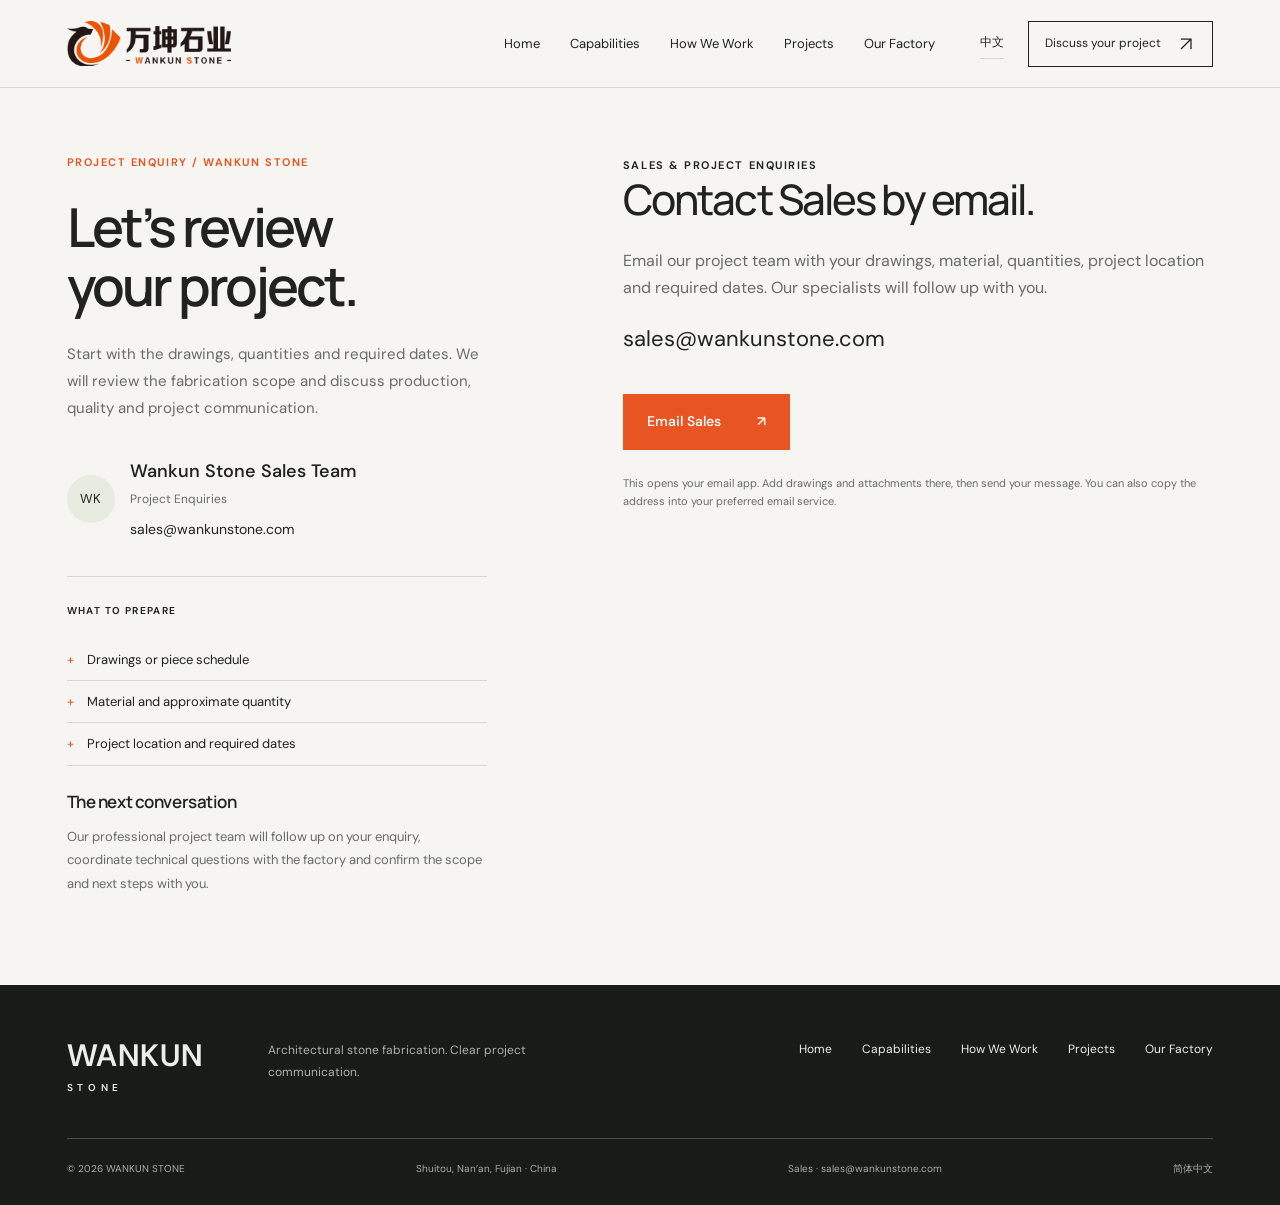
<file: contact/index.html>
<!doctype html><html lang="en"><head><meta charset="utf-8"/><meta name="viewport" content="width=device-width,initial-scale=1"/><title>Contact Sales — Send Stone Drawings & BOQ for Quotation | WANKUN STONE</title><meta name="description" content="Send your stone drawings, cut-to-size schedule, or project BOQ to our sales team (sales@wankunstone.com) for direct Shuitou factory fabrication review and pricing."/><link rel="canonical" href="https://wankunstone.com/contact/"/><link rel="alternate" hreflang="en" href="https://wankunstone.com/contact/"/><link rel="alternate" hreflang="zh-Hans" href="https://wankunstone.com/zh/contact/"/><meta property="og:type" content="website"/><meta property="og:site_name" content="WANKUN STONE"/><meta property="og:title" content="Contact Sales — Send Stone Drawings & BOQ for Quotation | WANKUN STONE"/><meta property="og:description" content="Send your stone drawings, cut-to-size schedule, or project BOQ to our sales team (sales@wankunstone.com) for direct Shuitou factory fabrication review and pricing."/><meta property="og:url" content="https://wankunstone.com/contact/"/><meta property="og:image" content="https://wankunstone.com/assets/v2/production-floor.jpg"/><link rel="icon" href="/favicon.svg"/><link rel="stylesheet" href="/assets/index-TnXYKel-.css"/><script id="wankun-schema-jsonld" type="application/ld+json">{"@context":"https://schema.org","@graph":[{"@type":["Organization","ManufacturingBusiness"],"@id":"https://wankunstone.com/#organization","name":"WANKUN STONE (Wankun Stone Industry Co., Ltd. / 万坤石业)","url":"https://wankunstone.com/","logo":"https://wankunstone.com/assets/brand-logo.png","image":"https://wankunstone.com/assets/v2/factory-aerial.jpg","description":"Direct architectural and commercial stone fabrication factory in Shuitou, China. Supplying cut-to-size stone, slabs, CNC curved profiles, waterjet stonework, and factory dry-lay verified stone packages for importers, wholesalers, stone contractors, and construction projects worldwide.","address":{"@type":"PostalAddress","addressLocality":"Shuitou, Nan'an, Quanzhou","addressRegion":"Fujian","addressCountry":"CN"},"areaServed":[{"@type":"Place","name":"Worldwide"},{"@type":"Country","name":"Singapore"},{"@type":"Country","name":"Malaysia"},{"@type":"Country","name":"Vietnam"},{"@type":"Country","name":"China"}],"contactPoint":{"@type":"ContactPoint","contactType":"sales and project coordination","name":"Wankun Stone Sales Team","email":"sales@wankunstone.com","availableLanguage":["English","Chinese"]}},{"@type":"Service","@id":"https://wankunstone.com/#service","name":"Custom & Commercial Stone Fabrication for Overseas Projects","provider":{"@id":"https://wankunstone.com/#organization"},"areaServed":["Worldwide","Singapore","Malaysia","Vietnam"],"serviceType":["Cut-to-Size Architectural Stone Supply","Wholesale Marble & Granite Fabrication","CNC Curved & Profiled Stone Machining","Waterjet Stone Medallions & Inlays","Digital Slab Scanning & Pre-Shipment Factory Dry-Lay"]},{"@type":"FAQPage","@id":"https://wankunstone.com/#faq","mainEntity":[{"@type":"Question","name":"What types of stone buyers and overseas projects does Wankun Stone supply?","acceptedAnswer":{"@type":"Answer","text":"Wankun Stone supplies all categories of stone fabrication buyers worldwide, including stone importers and wholesalers, stone sub-contractors, main construction contractors, interior fit-out teams, and developers across commercial buildings, offices, residential projects, retail malls, public works, and hospitality projects."}},{"@type":"Question","name":"How can overseas buyers verify stone quality before shipment from Shuitou, China?","acceptedAnswer":{"@type":"Answer","text":"Every order includes drawing and scope confirmation, slab scanning and layout review before cutting, full-scale factory dry-lay inspection photos, and piece-by-piece numbered crate labelling before dispatch."}}]}]}</script><link rel="stylesheet" href="/assets/home-feature-navigation-20261116.css"/></head><body><div id="root" data-language="en" data-section="contact"><link rel="preload" as="image" href="/assets/brand-logo.png"/><a href="#main" class="skip-link">Skip to content</a><header class="site-header"><a class="brand" href="/" aria-label="WANKUN STONE"><img src="/assets/brand-logo.png" width="164" height="45" alt="WANKUN STONE 万坤石业"/></a><nav id="main-navigation" class="main-nav" aria-label="Main navigation"><a href="/">Home</a><a href="/capabilities">Capabilities</a><a href="/how-we-work">How We Work</a><a href="/projects">Projects</a><a href="/about">Our Factory</a><a class="mobile-contact" href="/contact">Discuss your project</a></nav><div class="header-actions"><a class="language-switch" href="/zh/contact" lang="zh-Hans" aria-label="切换至简体中文">中文</a><a class="header-cta" href="/contact">Discuss your project<svg width="20" height="20" viewBox="0 0 24 24" fill="none" stroke="currentColor" stroke-width="1.5" aria-hidden="true"><path d="M6 18 18 6M6 6h12v12"></path></svg></a><button class="menu-toggle" aria-label="Open navigation" aria-expanded="false" aria-controls="main-navigation"><span></span><span></span></button></div></header><main id="main"><section class="contact-layout section"><aside><span class="eyebrow">PROJECT ENQUIRY / <!-- -->WANKUN STONE</span><h1>Let’s review
your project.</h1><p>Start with the drawings, quantities and required dates. We will review the fabrication scope and discuss production, quality and project communication.</p><div class="contact-person"><span class="person-mark">WK</span><div><strong>Wankun Stone Sales Team</strong><small>Project Enquiries</small><a class="contact-email" href="mailto:sales@wankunstone.com">sales@wankunstone.com</a></div></div><div class="contact-preparation"><span class="eyebrow">WHAT TO PREPARE</span><ul><li>Drawings or piece schedule</li><li>Material and approximate quantity</li><li>Project location and required dates</li></ul><h3>The next conversation</h3><p>Our professional project team will follow up on your enquiry, coordinate technical questions with the factory and confirm the scope and next steps with you.</p></div></aside><section class="enquiry-form email-enquiry" aria-labelledby="email-enquiry-title"><span class="eyebrow">SALES &amp; PROJECT ENQUIRIES</span><h2 id="email-enquiry-title">Contact Sales by email.</h2><p>Email our project team with your drawings, material, quantities, project location and required dates. Our specialists will follow up with you.</p><a class="business-email" href="mailto:sales@wankunstone.com">sales@wankunstone.com</a><a class="button" href="mailto:sales@wankunstone.com?subject=WANKUN%20STONE%20Project%20Enquiry">Email Sales<span aria-hidden="true">↗</span></a><p class="fine-print">This opens your email app. Add drawings and attachments there, then send your message. You can also copy the address into your preferred email service.</p></section></section></main><footer class="site-footer"><div class="footer-top"><a href="/" class="footer-wordmark">WANKUN<span>STONE</span></a><p>Architectural stone fabrication. Clear project communication.</p><div><a href="/">Home</a><a href="/capabilities">Capabilities</a><a href="/how-we-work">How We Work</a><a href="/projects">Projects</a><a href="/about">Our Factory</a></div></div><div class="footer-bottom"><span>© <!-- -->2026<!-- --> WANKUN STONE</span><span>Shuitou, Nan’an, Fujian · China</span><a class="contact-email" href="mailto:sales@wankunstone.com">Sales · sales@wankunstone.com</a><a href="/zh/contact">简体中文</a></div></footer><dialog class="lightbox" aria-label="View image"><button class="lightbox-close" aria-label="Close">×</button></dialog></div><script type="module" src="/assets/index-C54uIiVH.js"></script></body></html>
</file>
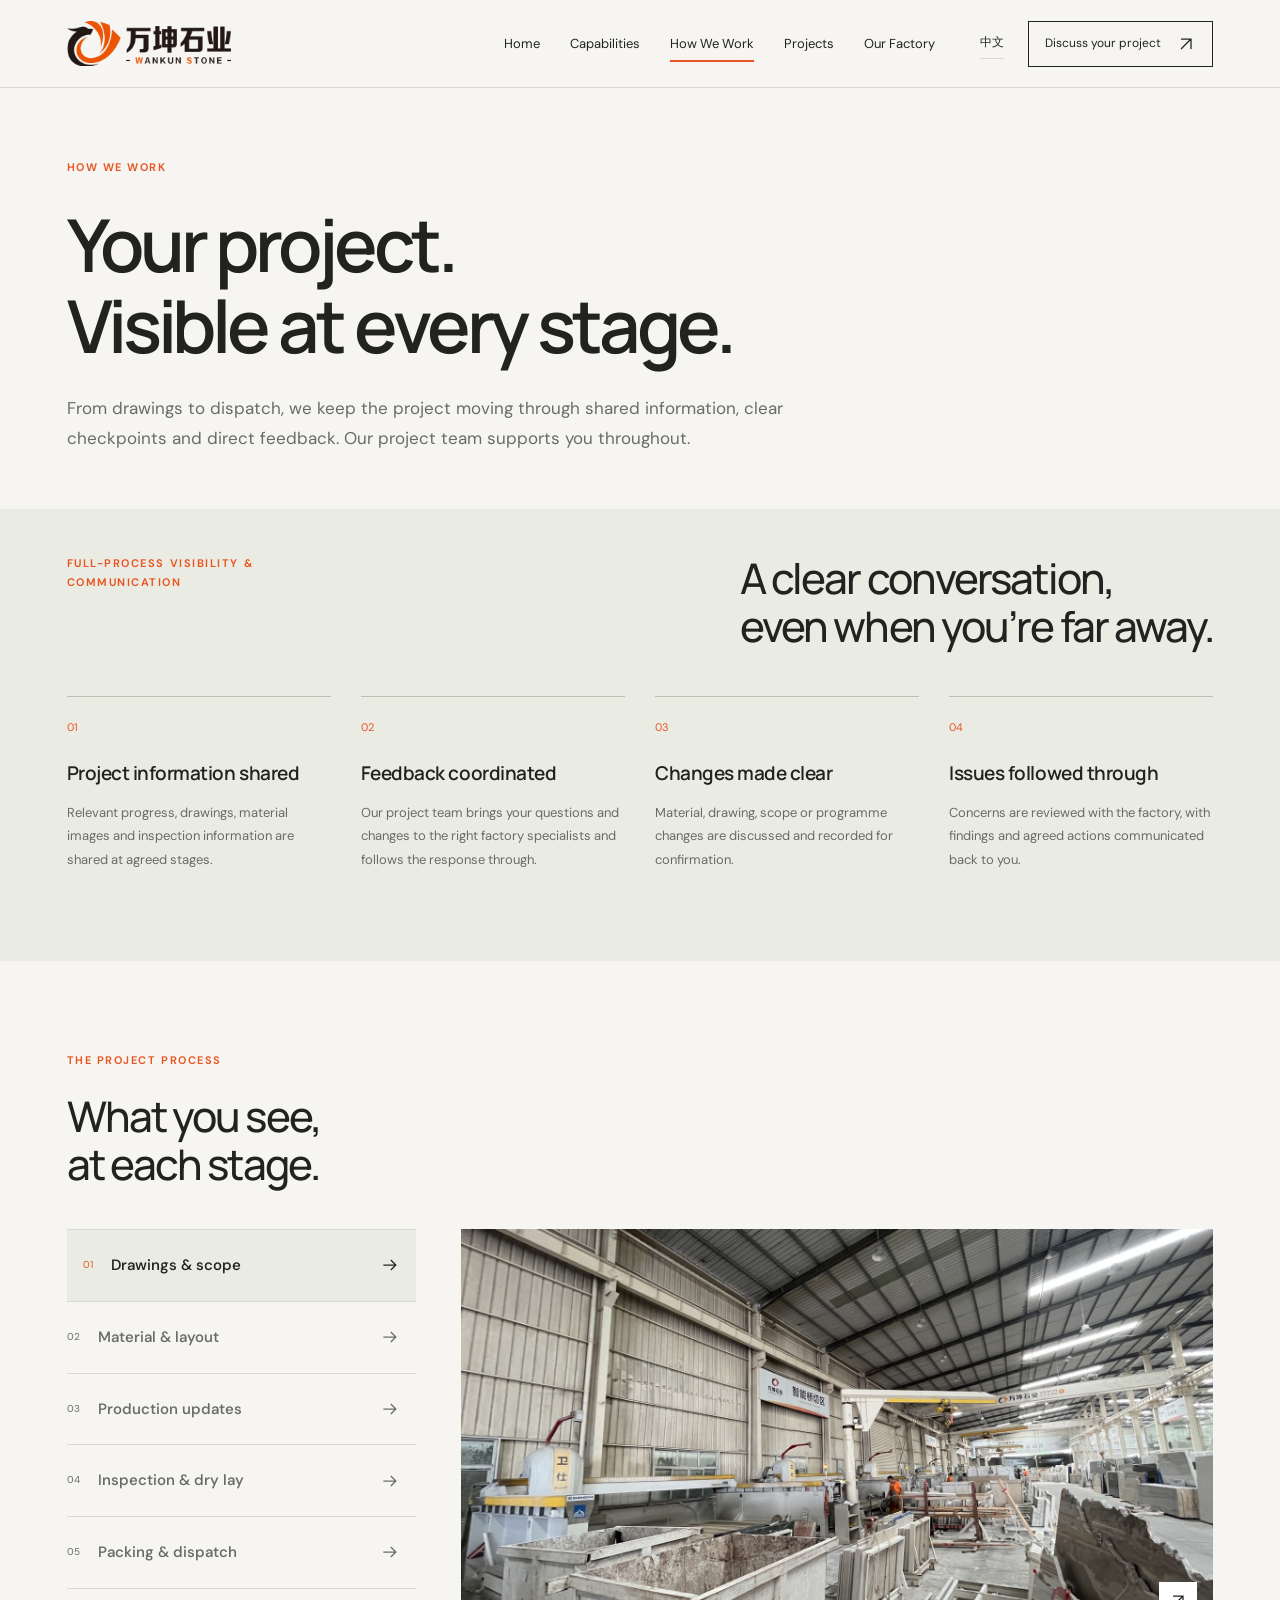
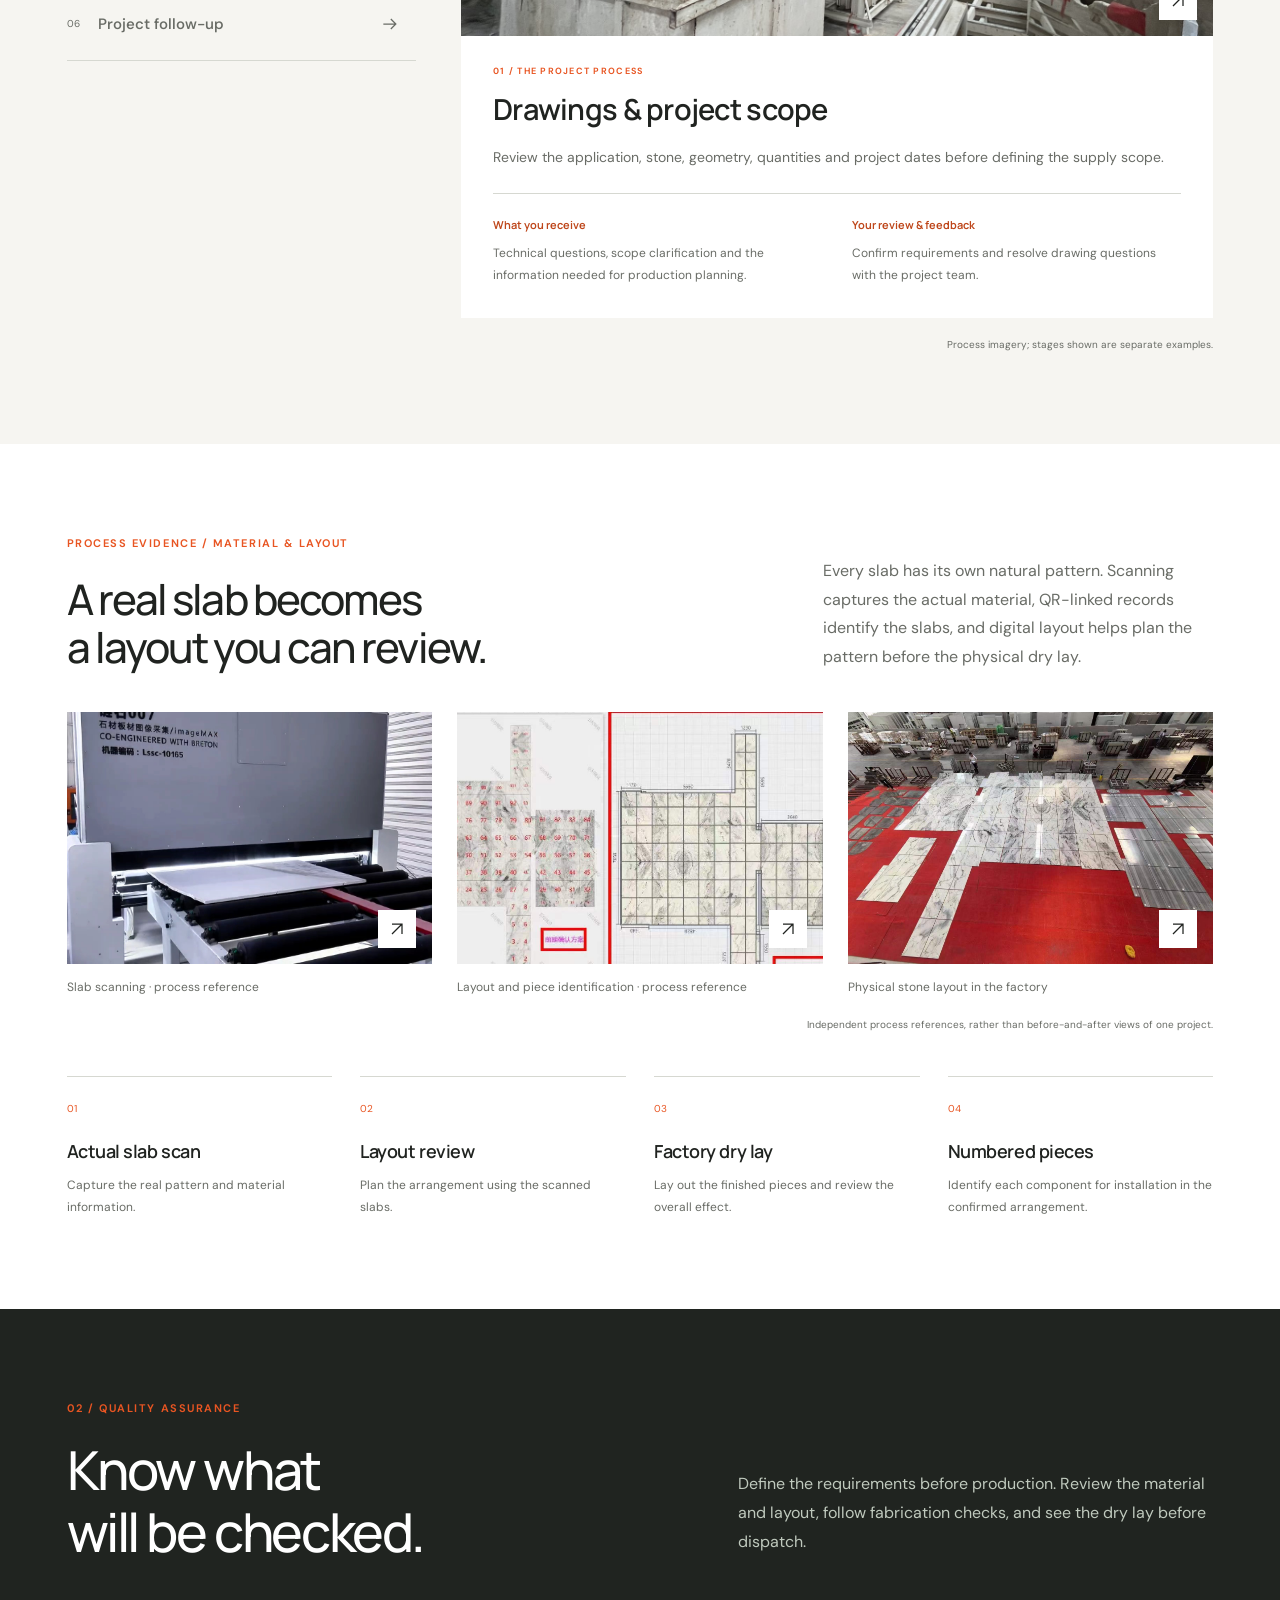
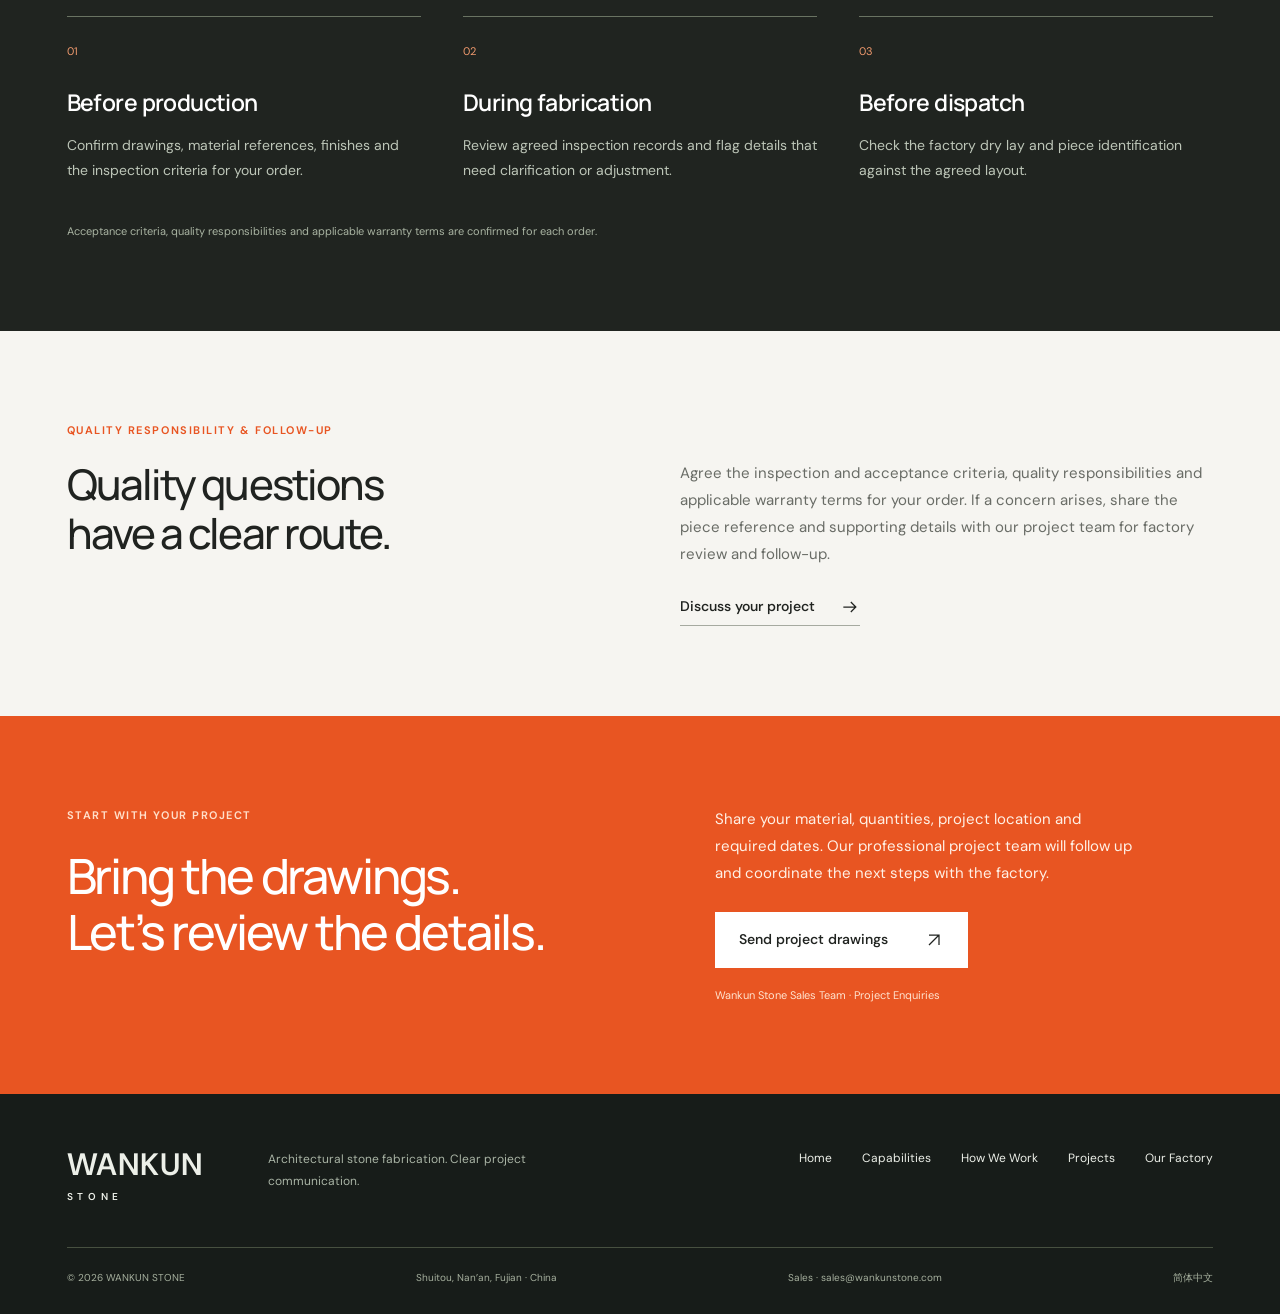
<file: how-we-work/index.html>
<!doctype html><html lang="en"><head><meta charset="utf-8"/><meta name="viewport" content="width=device-width,initial-scale=1"/><title>How We Work — Slab Scanning, Factory Dry-Lay & Export QC | WANKUN STONE</title><meta name="description" content="Transparent 6-step stone fabrication quality control: drawing review, slab layout approval, production updates, full-scale factory dry-lay inspection, and coded export crating."/><link rel="canonical" href="https://wankunstone.com/how-we-work/"/><link rel="alternate" hreflang="en" href="https://wankunstone.com/how-we-work/"/><link rel="alternate" hreflang="zh-Hans" href="https://wankunstone.com/zh/how-we-work/"/><meta property="og:type" content="website"/><meta property="og:site_name" content="WANKUN STONE"/><meta property="og:title" content="How We Work — Slab Scanning, Factory Dry-Lay & Export QC | WANKUN STONE"/><meta property="og:description" content="Transparent 6-step stone fabrication quality control: drawing review, slab layout approval, production updates, full-scale factory dry-lay inspection, and coded export crating."/><meta property="og:url" content="https://wankunstone.com/how-we-work/"/><meta property="og:image" content="https://wankunstone.com/assets/v2/production-floor.jpg"/><link rel="icon" href="/favicon.svg"/><link rel="stylesheet" href="/assets/index-TnXYKel-.css"/><script id="wankun-schema-jsonld" type="application/ld+json">{"@context":"https://schema.org","@graph":[{"@type":["Organization","ManufacturingBusiness"],"@id":"https://wankunstone.com/#organization","name":"WANKUN STONE (Wankun Stone Industry Co., Ltd. / 万坤石业)","url":"https://wankunstone.com/","logo":"https://wankunstone.com/assets/brand-logo.png","image":"https://wankunstone.com/assets/v2/factory-aerial.jpg","description":"Direct architectural and commercial stone fabrication factory in Shuitou, China. Supplying cut-to-size stone, slabs, CNC curved profiles, waterjet stonework, and factory dry-lay verified stone packages for importers, wholesalers, stone contractors, and construction projects worldwide.","address":{"@type":"PostalAddress","addressLocality":"Shuitou, Nan'an, Quanzhou","addressRegion":"Fujian","addressCountry":"CN"},"areaServed":[{"@type":"Place","name":"Worldwide"},{"@type":"Country","name":"Singapore"},{"@type":"Country","name":"Malaysia"},{"@type":"Country","name":"Vietnam"},{"@type":"Country","name":"China"}],"contactPoint":{"@type":"ContactPoint","contactType":"sales and project coordination","name":"Wankun Stone Sales Team","email":"sales@wankunstone.com","availableLanguage":["English","Chinese"]}},{"@type":"Service","@id":"https://wankunstone.com/#service","name":"Custom & Commercial Stone Fabrication for Overseas Projects","provider":{"@id":"https://wankunstone.com/#organization"},"areaServed":["Worldwide","Singapore","Malaysia","Vietnam"],"serviceType":["Cut-to-Size Architectural Stone Supply","Wholesale Marble & Granite Fabrication","CNC Curved & Profiled Stone Machining","Waterjet Stone Medallions & Inlays","Digital Slab Scanning & Pre-Shipment Factory Dry-Lay"]},{"@type":"FAQPage","@id":"https://wankunstone.com/#faq","mainEntity":[{"@type":"Question","name":"What types of stone buyers and overseas projects does Wankun Stone supply?","acceptedAnswer":{"@type":"Answer","text":"Wankun Stone supplies all categories of stone fabrication buyers worldwide, including stone importers and wholesalers, stone sub-contractors, main construction contractors, interior fit-out teams, and developers across commercial buildings, offices, residential projects, retail malls, public works, and hospitality projects."}},{"@type":"Question","name":"How can overseas buyers verify stone quality before shipment from Shuitou, China?","acceptedAnswer":{"@type":"Answer","text":"Every order includes drawing and scope confirmation, slab scanning and layout review before cutting, full-scale factory dry-lay inspection photos, and piece-by-piece numbered crate labelling before dispatch."}}]}]}</script><link rel="stylesheet" href="/assets/numbered-headings-20261116.css"/><link rel="stylesheet" href="/assets/home-feature-navigation-20261116.css"/></head><body><div id="root" data-language="en" data-section="how-we-work"><link rel="preload" as="image" href="/assets/brand-logo.png"/><link rel="preload" as="image" href="/assets/capability-cnc.jpg"/><a href="#main" class="skip-link">Skip to content</a><header class="site-header"><a class="brand" href="/" aria-label="WANKUN STONE"><img src="/assets/brand-logo.png" width="164" height="45" alt="WANKUN STONE 万坤石业"/></a><nav id="main-navigation" class="main-nav" aria-label="Main navigation"><a href="/">Home</a><a href="/capabilities">Capabilities</a><a href="/how-we-work" aria-current="page">How We Work</a><a href="/projects">Projects</a><a href="/about">Our Factory</a><a class="mobile-contact" href="/contact">Discuss your project</a></nav><div class="header-actions"><a class="language-switch" href="/zh/how-we-work" lang="zh-Hans" aria-label="切换至简体中文">中文</a><a class="header-cta" href="/contact">Discuss your project<svg width="20" height="20" viewBox="0 0 24 24" fill="none" stroke="currentColor" stroke-width="1.5" aria-hidden="true"><path d="M6 18 18 6M6 6h12v12"></path></svg></a><button class="menu-toggle" aria-label="Open navigation" aria-expanded="false" aria-controls="main-navigation"><span></span><span></span></button></div></header><main id="main"><section class="page-intro section "><span class="eyebrow">How We Work</span><h1>Your project.
Visible at every stage.</h1><p>From drawings to dispatch, we keep the project moving through shared information, clear checkpoints and direct feedback. Our project team supports you throughout.</p></section><section class="communication-section section"><div class="communication-title"><span class="eyebrow">FULL-PROCESS VISIBILITY &amp; COMMUNICATION</span><h2>A clear conversation,
even when you’re far away.</h2></div><div class="communication-grid"><article><span>0<!-- -->1</span><h3>Project information shared</h3><p>Relevant progress, drawings, material images and inspection information are shared at agreed stages.</p></article><article><span>0<!-- -->2</span><h3>Feedback coordinated</h3><p>Our project team brings your questions and changes to the right factory specialists and follows the response through.</p></article><article><span>0<!-- -->3</span><h3>Changes made clear</h3><p>Material, drawing, scope or programme changes are discussed and recorded for confirmation.</p></article><article><span>0<!-- -->4</span><h3>Issues followed through</h3><p>Concerns are reviewed with the factory, with findings and agreed actions communicated back to you.</p></article></div></section><section class="process-section section" id="process"><div class="section-heading"><span class="eyebrow">THE PROJECT PROCESS</span><h2>What you see,
at each stage.</h2></div><div class="stage-explorer"><div class="stage-tabs" role="tablist" aria-label="THE PROJECT PROCESS" aria-orientation="vertical"><button role="tab" id="stage-tab-0" aria-selected="true" aria-controls="stage-panel-0"><span>0<!-- -->1</span><strong>Drawings &amp; scope</strong><svg width="20" height="20" viewBox="0 0 24 24" fill="none" stroke="currentColor" stroke-width="1.5" aria-hidden="true"><path d="M4 12h15m-6-6 6 6-6 6"></path></svg></button><button role="tab" id="stage-tab-1" aria-selected="false" aria-controls="stage-panel-1"><span>0<!-- -->2</span><strong>Material &amp; layout</strong><svg width="20" height="20" viewBox="0 0 24 24" fill="none" stroke="currentColor" stroke-width="1.5" aria-hidden="true"><path d="M4 12h15m-6-6 6 6-6 6"></path></svg></button><button role="tab" id="stage-tab-2" aria-selected="false" aria-controls="stage-panel-2"><span>0<!-- -->3</span><strong>Production updates</strong><svg width="20" height="20" viewBox="0 0 24 24" fill="none" stroke="currentColor" stroke-width="1.5" aria-hidden="true"><path d="M4 12h15m-6-6 6 6-6 6"></path></svg></button><button role="tab" id="stage-tab-3" aria-selected="false" aria-controls="stage-panel-3"><span>0<!-- -->4</span><strong>Inspection &amp; dry lay</strong><svg width="20" height="20" viewBox="0 0 24 24" fill="none" stroke="currentColor" stroke-width="1.5" aria-hidden="true"><path d="M4 12h15m-6-6 6 6-6 6"></path></svg></button><button role="tab" id="stage-tab-4" aria-selected="false" aria-controls="stage-panel-4"><span>0<!-- -->5</span><strong>Packing &amp; dispatch</strong><svg width="20" height="20" viewBox="0 0 24 24" fill="none" stroke="currentColor" stroke-width="1.5" aria-hidden="true"><path d="M4 12h15m-6-6 6 6-6 6"></path></svg></button><button role="tab" id="stage-tab-5" aria-selected="false" aria-controls="stage-panel-5"><span>0<!-- -->6</span><strong>Project follow-up</strong><svg width="20" height="20" viewBox="0 0 24 24" fill="none" stroke="currentColor" stroke-width="1.5" aria-hidden="true"><path d="M4 12h15m-6-6 6 6-6 6"></path></svg></button></div><div class="stage-panel" role="tabpanel" id="stage-panel-0" aria-labelledby="stage-tab-0"><div class="stage-visual"><button class="photo-button" aria-label="View image: Drawings &amp; project scope"><img src="/assets/capability-cnc.jpg" alt="Drawings &amp; project scope"/><span class="image-expand"><svg width="20" height="20" viewBox="0 0 24 24" fill="none" stroke="currentColor" stroke-width="1.5" aria-hidden="true"><path d="M6 18 18 6M6 6h12v12"></path></svg></span></button></div><div class="stage-body"><span class="eyebrow">0<!-- -->1<!-- --> / <!-- -->THE PROJECT PROCESS</span><h3>Drawings &amp; project scope</h3><p>Review the application, stone, geometry, quantities and project dates before defining the supply scope.</p><div class="stage-deliverables"><div><h4>What you receive</h4><p>Technical questions, scope clarification and the information needed for production planning.</p></div><div><h4>Your review &amp; feedback</h4><p>Confirm requirements and resolve drawing questions with the project team.</p></div></div></div></div></div><p class="process-note">Process imagery; stages shown are separate examples.</p></section><section class="vein-section section"><div class="section-heading wide-heading"><div><span class="eyebrow">PROCESS EVIDENCE / MATERIAL &amp; LAYOUT</span><h2>A real slab becomes
a layout you can review.</h2></div><p>Every slab has its own natural pattern. Scanning captures the actual material, QR-linked records identify the slabs, and digital layout helps plan the pattern before the physical dry lay.</p></div><div class="vein-evidence"><figure><button class="photo-button " aria-label="View image: Slab scanning · process reference"><img src="/assets/v2/slab-scanning.jpg" alt="Slab scanning · process reference" loading="lazy"/><span class="image-expand"><svg width="20" height="20" viewBox="0 0 24 24" fill="none" stroke="currentColor" stroke-width="1.5" aria-hidden="true"><path d="M6 18 18 6M6 6h12v12"></path></svg></span></button><figcaption>Slab scanning · process reference</figcaption></figure><figure><button class="photo-button " aria-label="View image: Layout and piece identification · process reference"><img src="/assets/v2/layout-planning.jpg" alt="Layout and piece identification · process reference" loading="lazy"/><span class="image-expand"><svg width="20" height="20" viewBox="0 0 24 24" fill="none" stroke="currentColor" stroke-width="1.5" aria-hidden="true"><path d="M6 18 18 6M6 6h12v12"></path></svg></span></button><figcaption>Layout and piece identification · process reference</figcaption></figure><figure><button class="photo-button " aria-label="View image: Physical stone layout in the factory"><img src="/assets/v2/dry-lay-overview.jpg" alt="Physical stone layout in the factory" loading="lazy"/><span class="image-expand"><svg width="20" height="20" viewBox="0 0 24 24" fill="none" stroke="currentColor" stroke-width="1.5" aria-hidden="true"><path d="M6 18 18 6M6 6h12v12"></path></svg></span></button><figcaption>Physical stone layout in the factory</figcaption></figure></div><p class="process-note">Independent process references, rather than before-and-after views of one project.</p><ol class="vein-steps"><li><span>0<!-- -->1</span><h3>Actual slab scan</h3><p>Capture the real pattern and material information.</p></li><li><span>0<!-- -->2</span><h3>Layout review</h3><p>Plan the arrangement using the scanned slabs.</p></li><li><span>0<!-- -->3</span><h3>Factory dry lay</h3><p>Lay out the finished pieces and review the overall effect.</p></li><li><span>0<!-- -->4</span><h3>Numbered pieces</h3><p>Identify each component for installation in the confirmed arrangement.</p></li></ol></section><section class="quality-section section quality-full" id="quality"><div class="section-heading"><span class="eyebrow">02 / QUALITY ASSURANCE</span><h2>Know what
will be checked.</h2><p>Define the requirements before production. Review the material and layout, follow fabrication checks, and see the dry lay before dispatch.</p></div><div class="quality-checks"><article><span class="check-number">0<!-- -->1</span><h3>Before production</h3><p>Confirm drawings, material references, finishes and the inspection criteria for your order.</p></article><article><span class="check-number">0<!-- -->2</span><h3>During fabrication</h3><p>Review agreed inspection records and flag details that need clarification or adjustment.</p></article><article><span class="check-number">0<!-- -->3</span><h3>Before dispatch</h3><p>Check the factory dry lay and piece identification against the agreed layout.</p></article></div><div class="quality-bottom"><p>Acceptance criteria, quality responsibilities and applicable warranty terms are confirmed for each order.</p></div></section><section class="warranty-section section"><span class="eyebrow">QUALITY RESPONSIBILITY &amp; FOLLOW-UP</span><h2>Quality questions
have a clear route.</h2><p>Agree the inspection and acceptance criteria, quality responsibilities and applicable warranty terms for your order. If a concern arises, share the piece reference and supporting details with our project team for factory review and follow-up.</p><a class="text-link" href="/contact">Discuss your project<svg width="20" height="20" viewBox="0 0 24 24" fill="none" stroke="currentColor" stroke-width="1.5" aria-hidden="true"><path d="M4 12h15m-6-6 6 6-6 6"></path></svg></a></section><section class="project-cta section"><div><span class="eyebrow">START WITH YOUR PROJECT</span><h2>Bring the drawings.
Let’s review the details.</h2></div><div><p>Share your material, quantities, project location and required dates. Our professional project team will follow up and coordinate the next steps with the factory.</p><a class="button button-light" href="/contact">Send project drawings<svg width="20" height="20" viewBox="0 0 24 24" fill="none" stroke="currentColor" stroke-width="1.5" aria-hidden="true"><path d="M6 18 18 6M6 6h12v12"></path></svg></a><span class="contact-byline">Wankun Stone Sales Team<!-- --> · <!-- -->Project Enquiries</span></div></section></main><footer class="site-footer"><div class="footer-top"><a href="/" class="footer-wordmark">WANKUN<span>STONE</span></a><p>Architectural stone fabrication. Clear project communication.</p><div><a href="/">Home</a><a href="/capabilities">Capabilities</a><a href="/how-we-work">How We Work</a><a href="/projects">Projects</a><a href="/about">Our Factory</a></div></div><div class="footer-bottom"><span>© <!-- -->2026<!-- --> WANKUN STONE</span><span>Shuitou, Nan’an, Fujian · China</span><a class="contact-email" href="mailto:sales@wankunstone.com">Sales · sales@wankunstone.com</a><a href="/zh/how-we-work">简体中文</a></div></footer><dialog class="lightbox" aria-label="View image"><button class="lightbox-close" aria-label="Close">×</button></dialog></div><script type="module" src="/assets/index-C54uIiVH.js"></script></body></html>
</file>
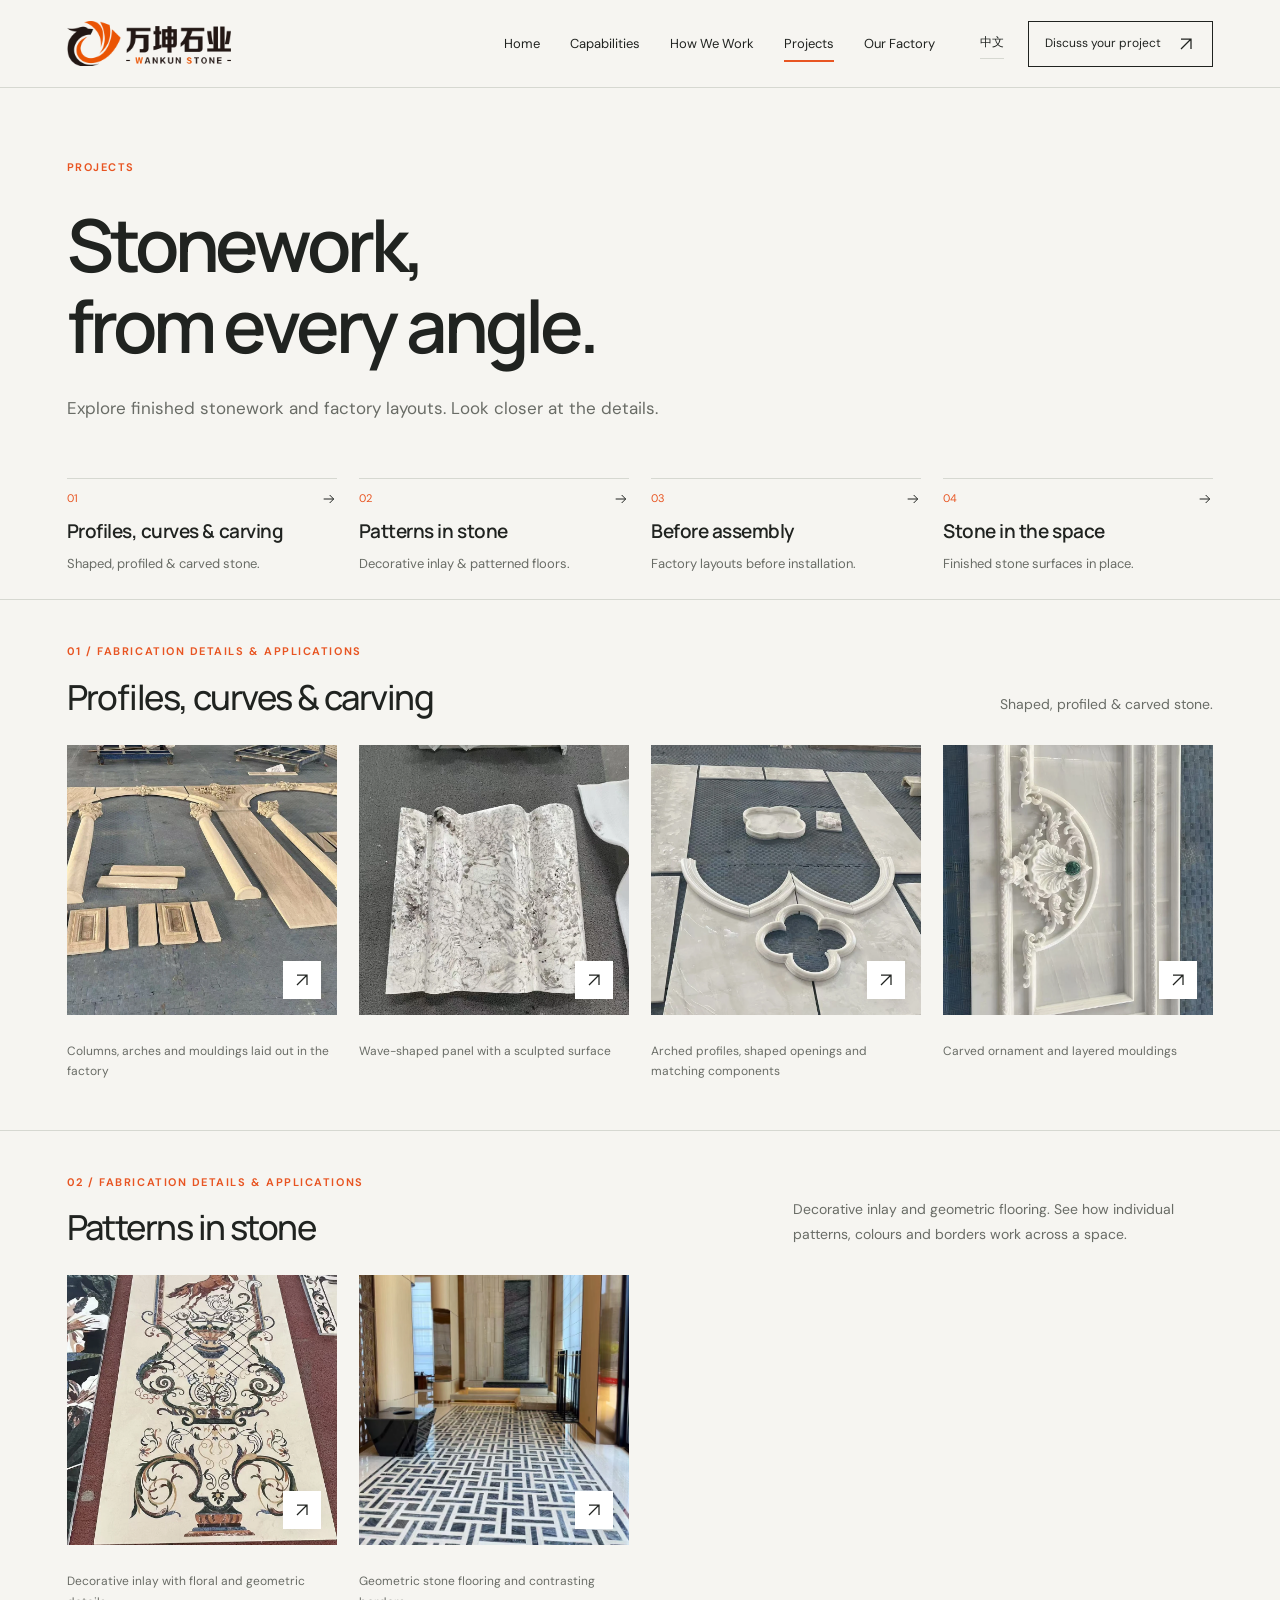
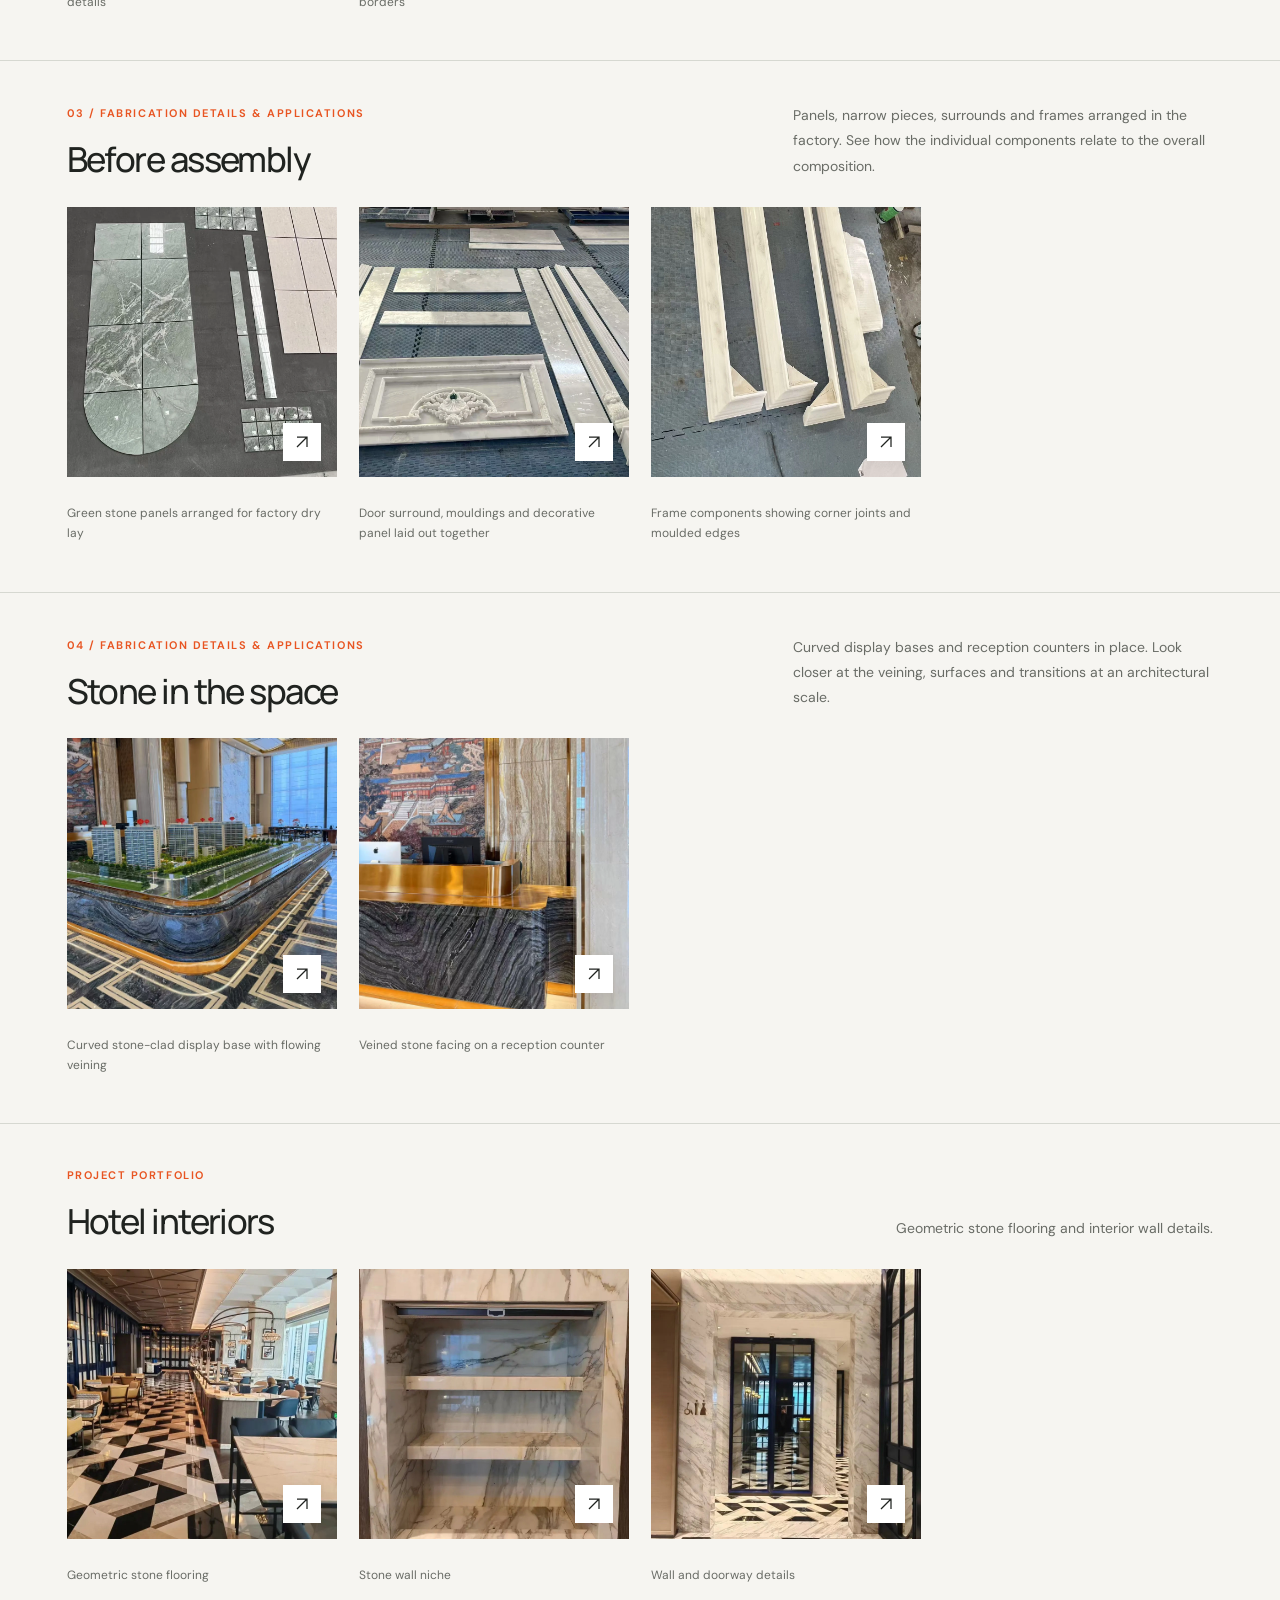
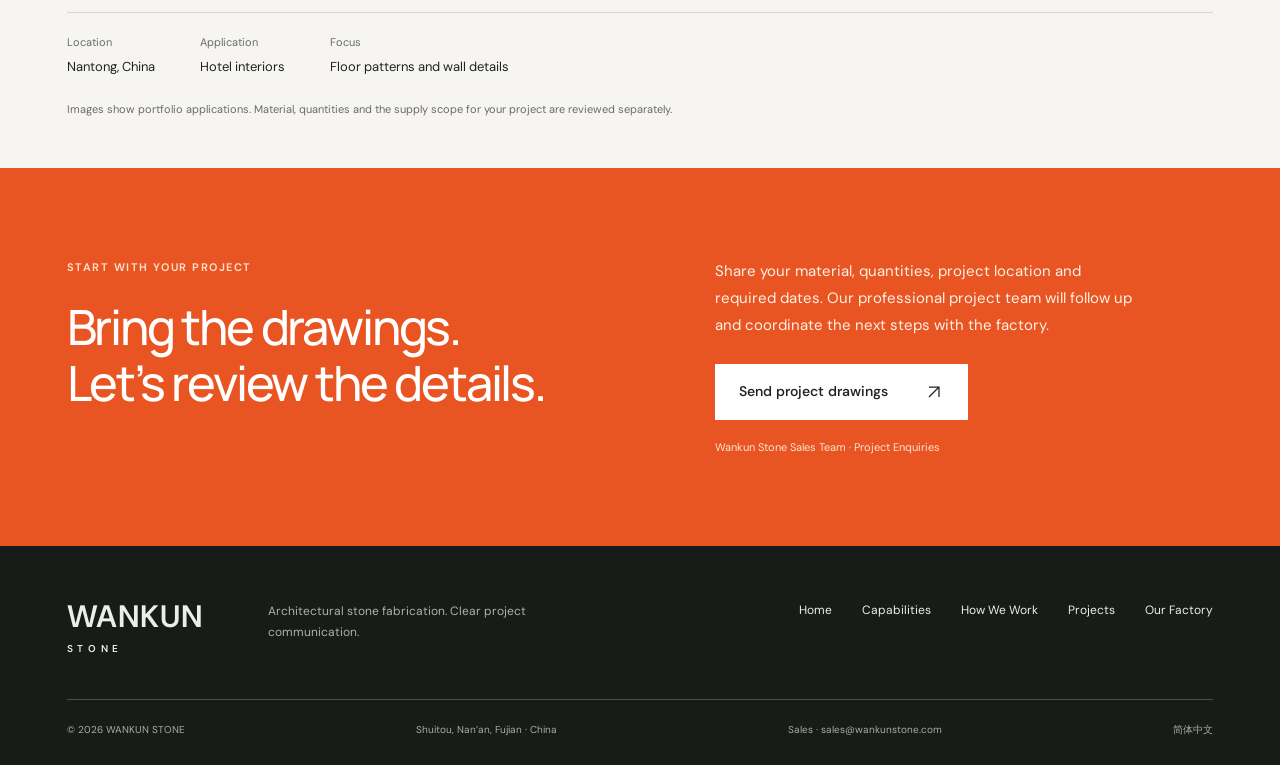
<file: projects/index.html>
<!doctype html><html lang="en"><head><meta charset="utf-8"/><meta name="viewport" content="width=device-width,initial-scale=1"/><title>Architectural & Commercial Stonework Portfolio | WANKUN STONE</title><meta name="description" content="Explore shaped stone components, carved details, decorative inlay, factory dry lays and architectural applications."/><link rel="canonical" href="https://wankunstone.com/projects/"/><link rel="alternate" hreflang="en" href="https://wankunstone.com/projects/"/><link rel="alternate" hreflang="zh-Hans" href="https://wankunstone.com/zh/projects/"/><meta property="og:type" content="website"/><meta property="og:site_name" content="WANKUN STONE"/><meta property="og:title" content="Architectural & Commercial Stonework Portfolio | WANKUN STONE"/><meta property="og:description" content="Explore shaped stone components, carved details, decorative inlay, factory dry lays and architectural applications."/><meta property="og:url" content="https://wankunstone.com/projects/"/><meta property="og:image" content="https://wankunstone.com/assets/v2/production-floor.jpg"/><link rel="icon" href="/favicon.svg"/><link rel="stylesheet" href="/assets/index-TnXYKel-.css"/><script id="wankun-schema-jsonld" type="application/ld+json">{"@context":"https://schema.org","@graph":[{"@type":["Organization","ManufacturingBusiness"],"@id":"https://wankunstone.com/#organization","name":"WANKUN STONE (Wankun Stone Industry Co., Ltd. / 万坤石业)","url":"https://wankunstone.com/","logo":"https://wankunstone.com/assets/brand-logo.png","image":"https://wankunstone.com/assets/v2/factory-aerial.jpg","description":"Direct architectural and commercial stone fabrication factory in Shuitou, China. Supplying cut-to-size stone, slabs, CNC curved profiles, waterjet stonework, and factory dry-lay verified stone packages for importers, wholesalers, stone contractors, and construction projects worldwide.","address":{"@type":"PostalAddress","addressLocality":"Shuitou, Nan'an, Quanzhou","addressRegion":"Fujian","addressCountry":"CN"},"areaServed":[{"@type":"Place","name":"Worldwide"},{"@type":"Country","name":"Singapore"},{"@type":"Country","name":"Malaysia"},{"@type":"Country","name":"Vietnam"},{"@type":"Country","name":"China"}],"contactPoint":{"@type":"ContactPoint","contactType":"sales and project coordination","name":"Wankun Stone Sales Team","email":"sales@wankunstone.com","availableLanguage":["English","Chinese"]}},{"@type":"Service","@id":"https://wankunstone.com/#service","name":"Custom & Commercial Stone Fabrication for Overseas Projects","provider":{"@id":"https://wankunstone.com/#organization"},"areaServed":["Worldwide","Singapore","Malaysia","Vietnam"],"serviceType":["Cut-to-Size Architectural Stone Supply","Wholesale Marble & Granite Fabrication","CNC Curved & Profiled Stone Machining","Waterjet Stone Medallions & Inlays","Digital Slab Scanning & Pre-Shipment Factory Dry-Lay"]},{"@type":"FAQPage","@id":"https://wankunstone.com/#faq","mainEntity":[{"@type":"Question","name":"What types of stone buyers and overseas projects does Wankun Stone supply?","acceptedAnswer":{"@type":"Answer","text":"Wankun Stone supplies all categories of stone fabrication buyers worldwide, including stone importers and wholesalers, stone sub-contractors, main construction contractors, interior fit-out teams, and developers across commercial buildings, offices, residential projects, retail malls, public works, and hospitality projects."}},{"@type":"Question","name":"How can overseas buyers verify stone quality before shipment from Shuitou, China?","acceptedAnswer":{"@type":"Answer","text":"Every order includes drawing and scope confirmation, slab scanning and layout review before cutting, full-scale factory dry-lay inspection photos, and piece-by-piece numbered crate labelling before dispatch."}}]}]}</script><link rel="stylesheet" href="/assets/numbered-headings-20261116.css"/><link rel="stylesheet" href="/assets/home-feature-navigation-20261116.css"/><link rel="stylesheet" href="/assets/project-intro-complement-20261116.css"/><link rel="stylesheet" href="/assets/project-subtitle-notes-20261116.css"/><link rel="stylesheet" href="/assets/project-first-screen-20261116.css"/><link rel="stylesheet" href="/assets/project-intro-spacing-20261116.css"/><link rel="stylesheet" href="/assets/project-gallery-heading-20261116.css"/></head><body><div id="root" data-language="en" data-section="projects"><link rel="preload" as="image" href="/assets/brand-logo.png"/><link rel="preload" as="image" href="/assets/v3/columns-and-arches.webp" fetchPriority="high"/><a href="#main" class="skip-link">Skip to content</a><header class="site-header"><a class="brand" href="/" aria-label="WANKUN STONE"><img src="/assets/brand-logo.png" width="164" height="45" alt="WANKUN STONE 万坤石业"/></a><nav id="main-navigation" class="main-nav" aria-label="Main navigation"><a href="/">Home</a><a href="/capabilities">Capabilities</a><a href="/how-we-work">How We Work</a><a href="/projects" aria-current="page">Projects</a><a href="/about">Our Factory</a><a class="mobile-contact" href="/contact">Discuss your project</a></nav><div class="header-actions"><a class="language-switch" href="/zh/projects" lang="zh-Hans" aria-label="切换至简体中文">中文</a><a class="header-cta" href="/contact">Discuss your project<svg width="20" height="20" viewBox="0 0 24 24" fill="none" stroke="currentColor" stroke-width="1.5" aria-hidden="true"><path d="M6 18 18 6M6 6h12v12"></path></svg></a><button class="menu-toggle" aria-label="Open navigation" aria-expanded="false" aria-controls="main-navigation"><span></span><span></span></button></div></header><main id="main"><section class="page-intro section portfolio-intro"><span class="eyebrow">Projects</span><h1>Stonework,
from every angle.</h1><p>Explore finished stonework and factory layouts. Look closer at the details.</p></section><nav class="craft-index section" aria-label="Explore stonework photographs"><a href="#shaped-components"><span class="craft-index-number">0<!-- -->1</span><strong class="craft-index-title">Profiles, curves &amp; carving</strong><p class="craft-index-description">Shaped, profiled &amp; carved stone.</p><svg width="20" height="20" viewBox="0 0 24 24" fill="none" stroke="currentColor" stroke-width="1.5" aria-hidden="true"><path d="M4 12h15m-6-6 6 6-6 6"></path></svg></a><a href="#patterned-surfaces"><span class="craft-index-number">0<!-- -->2</span><strong class="craft-index-title">Patterns in stone</strong><p class="craft-index-description">Decorative inlay &amp; patterned floors.</p><svg width="20" height="20" viewBox="0 0 24 24" fill="none" stroke="currentColor" stroke-width="1.5" aria-hidden="true"><path d="M4 12h15m-6-6 6 6-6 6"></path></svg></a><a href="#factory-layouts"><span class="craft-index-number">0<!-- -->3</span><strong class="craft-index-title">Before assembly</strong><p class="craft-index-description">Factory layouts before installation.</p><svg width="20" height="20" viewBox="0 0 24 24" fill="none" stroke="currentColor" stroke-width="1.5" aria-hidden="true"><path d="M4 12h15m-6-6 6 6-6 6"></path></svg></a><a href="#stone-applications"><span class="craft-index-number">0<!-- -->4</span><strong class="craft-index-title">Stone in the space</strong><p class="craft-index-description">Finished stone surfaces in place.</p><svg width="20" height="20" viewBox="0 0 24 24" fill="none" stroke="currentColor" stroke-width="1.5" aria-hidden="true"><path d="M4 12h15m-6-6 6 6-6 6"></path></svg></a></nav><section class="craft-section section" id="shaped-components" aria-labelledby="shaped-components-title"><div class="craft-heading"><div><span class="eyebrow">0<!-- -->1<!-- --> / <!-- -->FABRICATION DETAILS &amp; APPLICATIONS</span><h2 id="shaped-components-title">Profiles, curves &amp; carving</h2></div><p>Shaped, profiled &amp; carved stone.</p></div><div class="craft-grid"><figure><button class="photo-button craft-photo" aria-label="View image: Columns, arches and mouldings laid out in the factory"><img src="/assets/v3/columns-and-arches.webp" alt="Columns, arches and mouldings laid out in the factory" loading="eager" fetchPriority="high" style="object-position:50% 50%"/><span class="image-expand"><svg width="20" height="20" viewBox="0 0 24 24" fill="none" stroke="currentColor" stroke-width="1.5" aria-hidden="true"><path d="M6 18 18 6M6 6h12v12"></path></svg></span></button><figcaption>Columns, arches and mouldings laid out in the factory</figcaption></figure><figure><button class="photo-button craft-photo" aria-label="View image: Wave-shaped panel with a sculpted surface"><img src="/assets/v3/wave-profile.webp" alt="Wave-shaped panel with a sculpted surface" loading="lazy" style="object-position:50% 30%"/><span class="image-expand"><svg width="20" height="20" viewBox="0 0 24 24" fill="none" stroke="currentColor" stroke-width="1.5" aria-hidden="true"><path d="M6 18 18 6M6 6h12v12"></path></svg></span></button><figcaption>Wave-shaped panel with a sculpted surface</figcaption></figure><figure><button class="photo-button craft-photo" aria-label="View image: Arched profiles, shaped openings and matching components"><img src="/assets/v3/arched-profiles.webp" alt="Arched profiles, shaped openings and matching components" loading="lazy" style="object-position:50% 50%"/><span class="image-expand"><svg width="20" height="20" viewBox="0 0 24 24" fill="none" stroke="currentColor" stroke-width="1.5" aria-hidden="true"><path d="M6 18 18 6M6 6h12v12"></path></svg></span></button><figcaption>Arched profiles, shaped openings and matching components</figcaption></figure><figure><button class="photo-button craft-photo" aria-label="View image: Carved ornament and layered mouldings"><img src="/assets/v3/carved-panel.webp" alt="Carved ornament and layered mouldings" loading="lazy" style="object-position:50% 50%"/><span class="image-expand"><svg width="20" height="20" viewBox="0 0 24 24" fill="none" stroke="currentColor" stroke-width="1.5" aria-hidden="true"><path d="M6 18 18 6M6 6h12v12"></path></svg></span></button><figcaption>Carved ornament and layered mouldings</figcaption></figure></div></section><section class="craft-section section" id="patterned-surfaces" aria-labelledby="patterned-surfaces-title"><div class="craft-heading"><div><span class="eyebrow">0<!-- -->2<!-- --> / <!-- -->FABRICATION DETAILS &amp; APPLICATIONS</span><h2 id="patterned-surfaces-title">Patterns in stone</h2></div><p>Decorative inlay and geometric flooring. See how individual patterns, colours and borders work across a space.</p></div><div class="craft-grid"><figure><button class="photo-button craft-photo" aria-label="View image: Decorative inlay with floral and geometric details"><img src="/assets/v3/decorative-inlay.webp" alt="Decorative inlay with floral and geometric details" loading="lazy" style="object-position:50% 50%"/><span class="image-expand"><svg width="20" height="20" viewBox="0 0 24 24" fill="none" stroke="currentColor" stroke-width="1.5" aria-hidden="true"><path d="M6 18 18 6M6 6h12v12"></path></svg></span></button><figcaption>Decorative inlay with floral and geometric details</figcaption></figure><figure><button class="photo-button craft-photo" aria-label="View image: Geometric stone flooring and contrasting borders"><img src="/assets/v3/geometric-floor.webp" alt="Geometric stone flooring and contrasting borders" loading="lazy" style="object-position:50% 85%"/><span class="image-expand"><svg width="20" height="20" viewBox="0 0 24 24" fill="none" stroke="currentColor" stroke-width="1.5" aria-hidden="true"><path d="M6 18 18 6M6 6h12v12"></path></svg></span></button><figcaption>Geometric stone flooring and contrasting borders</figcaption></figure></div></section><section class="craft-section section" id="factory-layouts" aria-labelledby="factory-layouts-title"><div class="craft-heading"><div><span class="eyebrow">0<!-- -->3<!-- --> / <!-- -->FABRICATION DETAILS &amp; APPLICATIONS</span><h2 id="factory-layouts-title">Before assembly</h2></div><p>Panels, narrow pieces, surrounds and frames arranged in the factory. See how the individual components relate to the overall composition.</p></div><div class="craft-grid"><figure><button class="photo-button craft-photo" aria-label="View image: Green stone panels arranged for factory dry lay"><img src="/assets/v3/green-stone-dry-lay.webp" alt="Green stone panels arranged for factory dry lay" loading="lazy" style="object-position:50% 85%"/><span class="image-expand"><svg width="20" height="20" viewBox="0 0 24 24" fill="none" stroke="currentColor" stroke-width="1.5" aria-hidden="true"><path d="M6 18 18 6M6 6h12v12"></path></svg></span></button><figcaption>Green stone panels arranged for factory dry lay</figcaption></figure><figure><button class="photo-button craft-photo" aria-label="View image: Door surround, mouldings and decorative panel laid out together"><img src="/assets/v3/door-surround-dry-lay.webp" alt="Door surround, mouldings and decorative panel laid out together" loading="lazy" style="object-position:50% 50%"/><span class="image-expand"><svg width="20" height="20" viewBox="0 0 24 24" fill="none" stroke="currentColor" stroke-width="1.5" aria-hidden="true"><path d="M6 18 18 6M6 6h12v12"></path></svg></span></button><figcaption>Door surround, mouldings and decorative panel laid out together</figcaption></figure><figure><button class="photo-button craft-photo" aria-label="View image: Frame components showing corner joints and moulded edges"><img src="/assets/v3/frame-joints.webp" alt="Frame components showing corner joints and moulded edges" loading="lazy" style="object-position:50% 68%"/><span class="image-expand"><svg width="20" height="20" viewBox="0 0 24 24" fill="none" stroke="currentColor" stroke-width="1.5" aria-hidden="true"><path d="M6 18 18 6M6 6h12v12"></path></svg></span></button><figcaption>Frame components showing corner joints and moulded edges</figcaption></figure></div></section><section class="craft-section section" id="stone-applications" aria-labelledby="stone-applications-title"><div class="craft-heading"><div><span class="eyebrow">0<!-- -->4<!-- --> / <!-- -->FABRICATION DETAILS &amp; APPLICATIONS</span><h2 id="stone-applications-title">Stone in the space</h2></div><p>Curved display bases and reception counters in place. Look closer at the veining, surfaces and transitions at an architectural scale.</p></div><div class="craft-grid"><figure><button class="photo-button craft-photo" aria-label="View image: Curved stone-clad display base with flowing veining"><img src="/assets/v3/curved-stone-base.webp" alt="Curved stone-clad display base with flowing veining" loading="lazy" style="object-position:50% 85%"/><span class="image-expand"><svg width="20" height="20" viewBox="0 0 24 24" fill="none" stroke="currentColor" stroke-width="1.5" aria-hidden="true"><path d="M6 18 18 6M6 6h12v12"></path></svg></span></button><figcaption>Curved stone-clad display base with flowing veining</figcaption></figure><figure><button class="photo-button craft-photo" aria-label="View image: Veined stone facing on a reception counter"><img src="/assets/v3/reception-counter.webp" alt="Veined stone facing on a reception counter" loading="lazy" style="object-position:50% 85%"/><span class="image-expand"><svg width="20" height="20" viewBox="0 0 24 24" fill="none" stroke="currentColor" stroke-width="1.5" aria-hidden="true"><path d="M6 18 18 6M6 6h12v12"></path></svg></span></button><figcaption>Veined stone facing on a reception counter</figcaption></figure></div></section><section class="project-page section existing-project"><div class="craft-heading"><div><span class="eyebrow">PROJECT PORTFOLIO</span><h2>Hotel interiors</h2></div><p>Geometric stone flooring and interior wall details.</p></div><div class="craft-grid"><figure><button class="photo-button craft-photo" aria-label="View image: Geometric stone flooring"><img src="/assets/project-hotel-floor.jpg" alt="Geometric stone flooring" loading="lazy" style="object-position:50% 65%"/><span class="image-expand"><svg width="20" height="20" viewBox="0 0 24 24" fill="none" stroke="currentColor" stroke-width="1.5" aria-hidden="true"><path d="M6 18 18 6M6 6h12v12"></path></svg></span></button><figcaption>Geometric stone flooring</figcaption></figure><figure><button class="photo-button craft-photo" aria-label="View image: Stone wall niche"><img src="/assets/v2/project-hotel-detail.jpg" alt="Stone wall niche" loading="lazy" style="object-position:50% 50%"/><span class="image-expand"><svg width="20" height="20" viewBox="0 0 24 24" fill="none" stroke="currentColor" stroke-width="1.5" aria-hidden="true"><path d="M6 18 18 6M6 6h12v12"></path></svg></span></button><figcaption>Stone wall niche</figcaption></figure><figure><button class="photo-button craft-photo" aria-label="View image: Wall and doorway details"><img src="/assets/project-hotel-wall.jpg" alt="Wall and doorway details" loading="lazy" style="object-position:50% 50%"/><span class="image-expand"><svg width="20" height="20" viewBox="0 0 24 24" fill="none" stroke="currentColor" stroke-width="1.5" aria-hidden="true"><path d="M6 18 18 6M6 6h12v12"></path></svg></span></button><figcaption>Wall and doorway details</figcaption></figure></div><dl class="portfolio-facts"><div><dt>Location</dt><dd>Nantong, China</dd></div><div><dt>Application</dt><dd>Hotel interiors</dd></div><div><dt>Focus</dt><dd>Floor patterns and wall details</dd></div></dl><p class="portfolio-note">Images show portfolio applications. Material, quantities and the supply scope for your project are reviewed separately.</p></section><section class="project-cta section"><div><span class="eyebrow">START WITH YOUR PROJECT</span><h2>Bring the drawings.
Let’s review the details.</h2></div><div><p>Share your material, quantities, project location and required dates. Our professional project team will follow up and coordinate the next steps with the factory.</p><a class="button button-light" href="/contact">Send project drawings<svg width="20" height="20" viewBox="0 0 24 24" fill="none" stroke="currentColor" stroke-width="1.5" aria-hidden="true"><path d="M6 18 18 6M6 6h12v12"></path></svg></a><span class="contact-byline">Wankun Stone Sales Team<!-- --> · <!-- -->Project Enquiries</span></div></section></main><footer class="site-footer"><div class="footer-top"><a href="/" class="footer-wordmark">WANKUN<span>STONE</span></a><p>Architectural stone fabrication. Clear project communication.</p><div><a href="/">Home</a><a href="/capabilities">Capabilities</a><a href="/how-we-work">How We Work</a><a href="/projects">Projects</a><a href="/about">Our Factory</a></div></div><div class="footer-bottom"><span>© <!-- -->2026<!-- --> WANKUN STONE</span><span>Shuitou, Nan’an, Fujian · China</span><a class="contact-email" href="mailto:sales@wankunstone.com">Sales · sales@wankunstone.com</a><a href="/zh/projects">简体中文</a></div></footer><dialog class="lightbox" aria-label="View image"><button class="lightbox-close" aria-label="Close">×</button></dialog></div><script type="module" src="/assets/index-C5wBwxNz.js"></script></body></html>
</file>
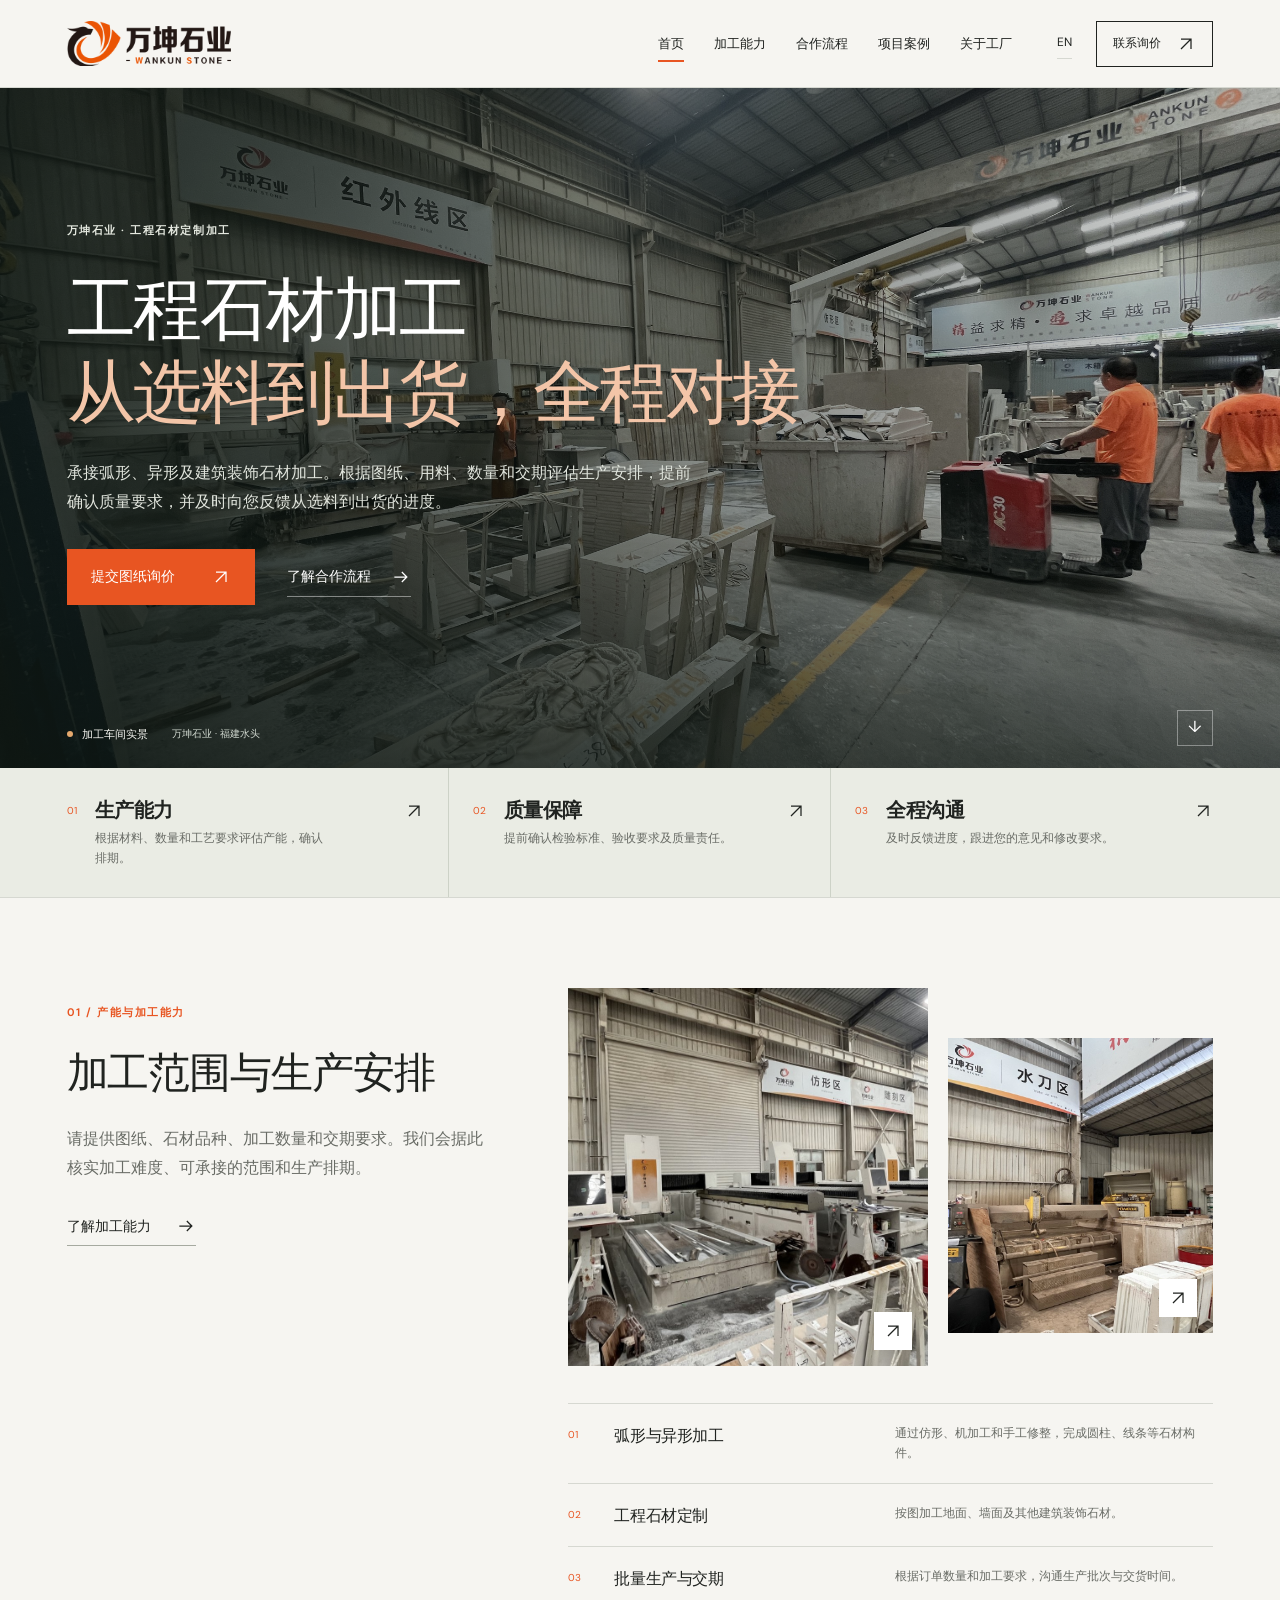
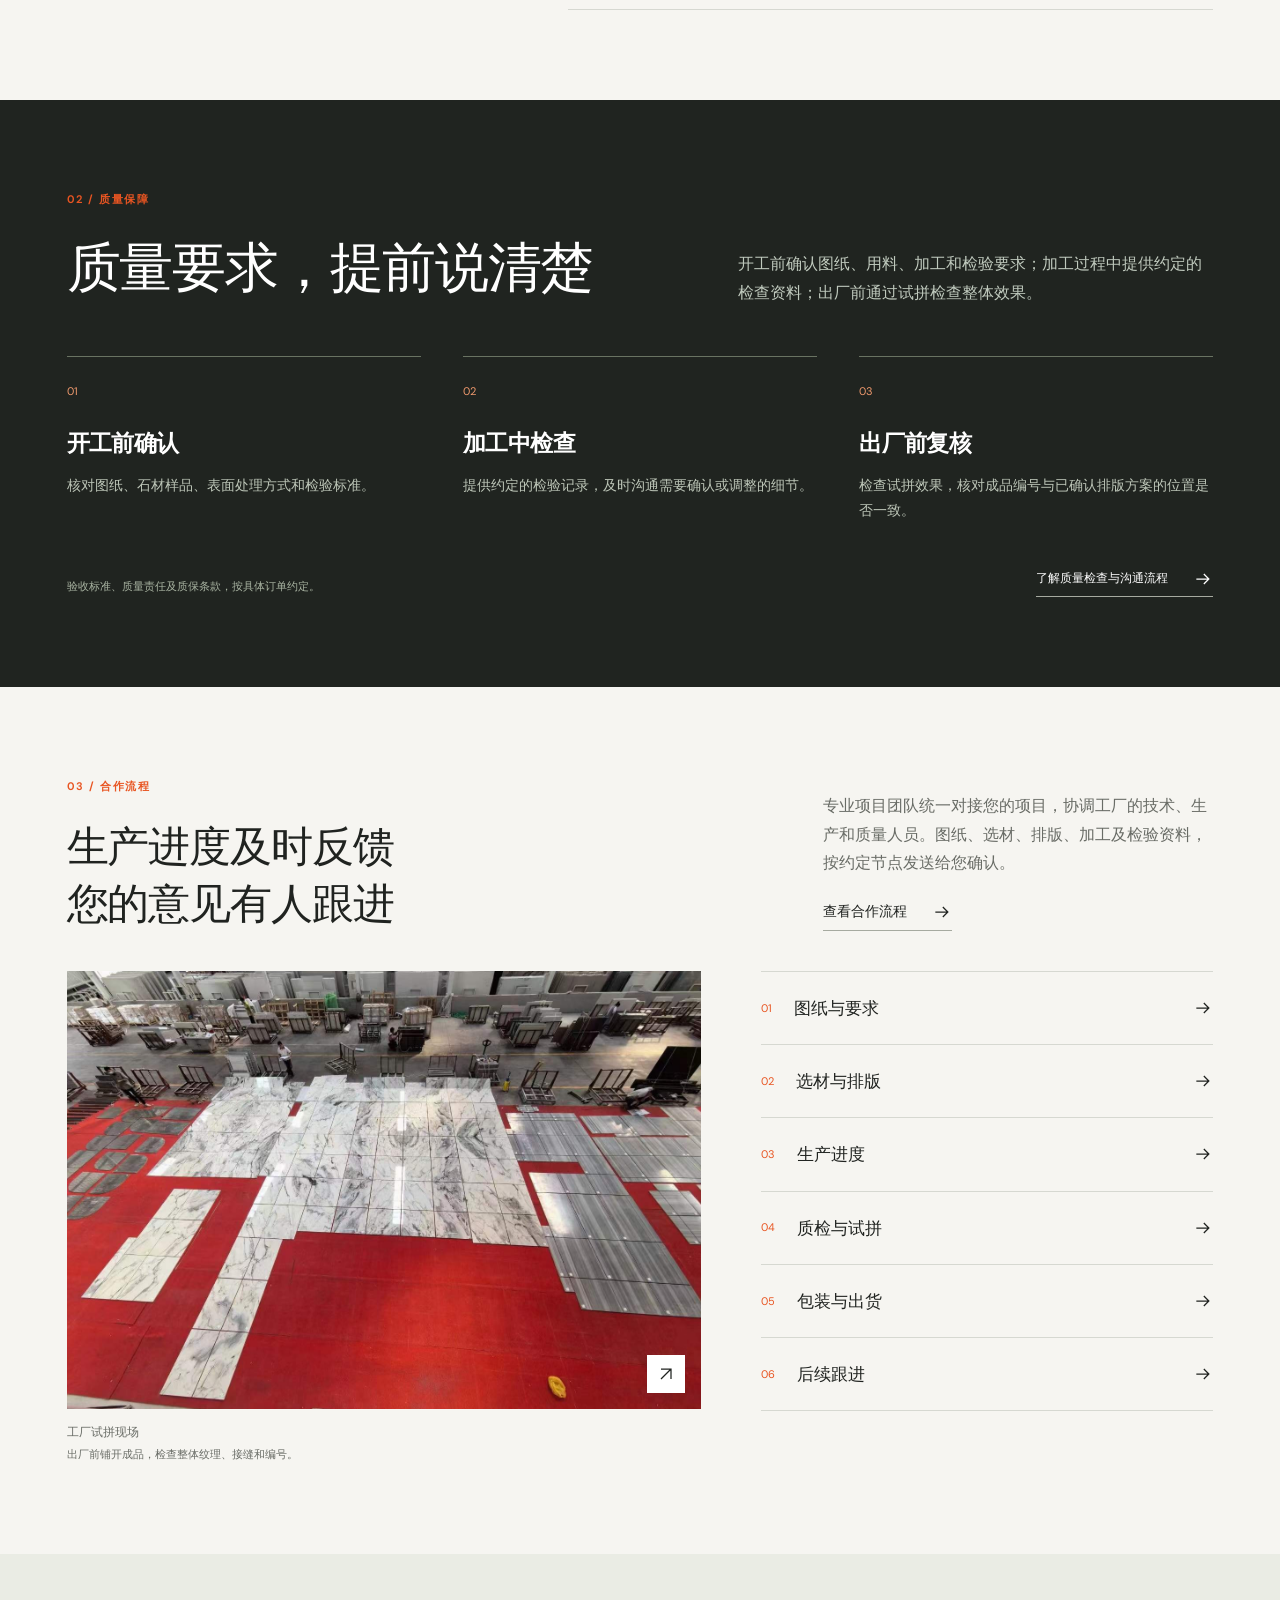
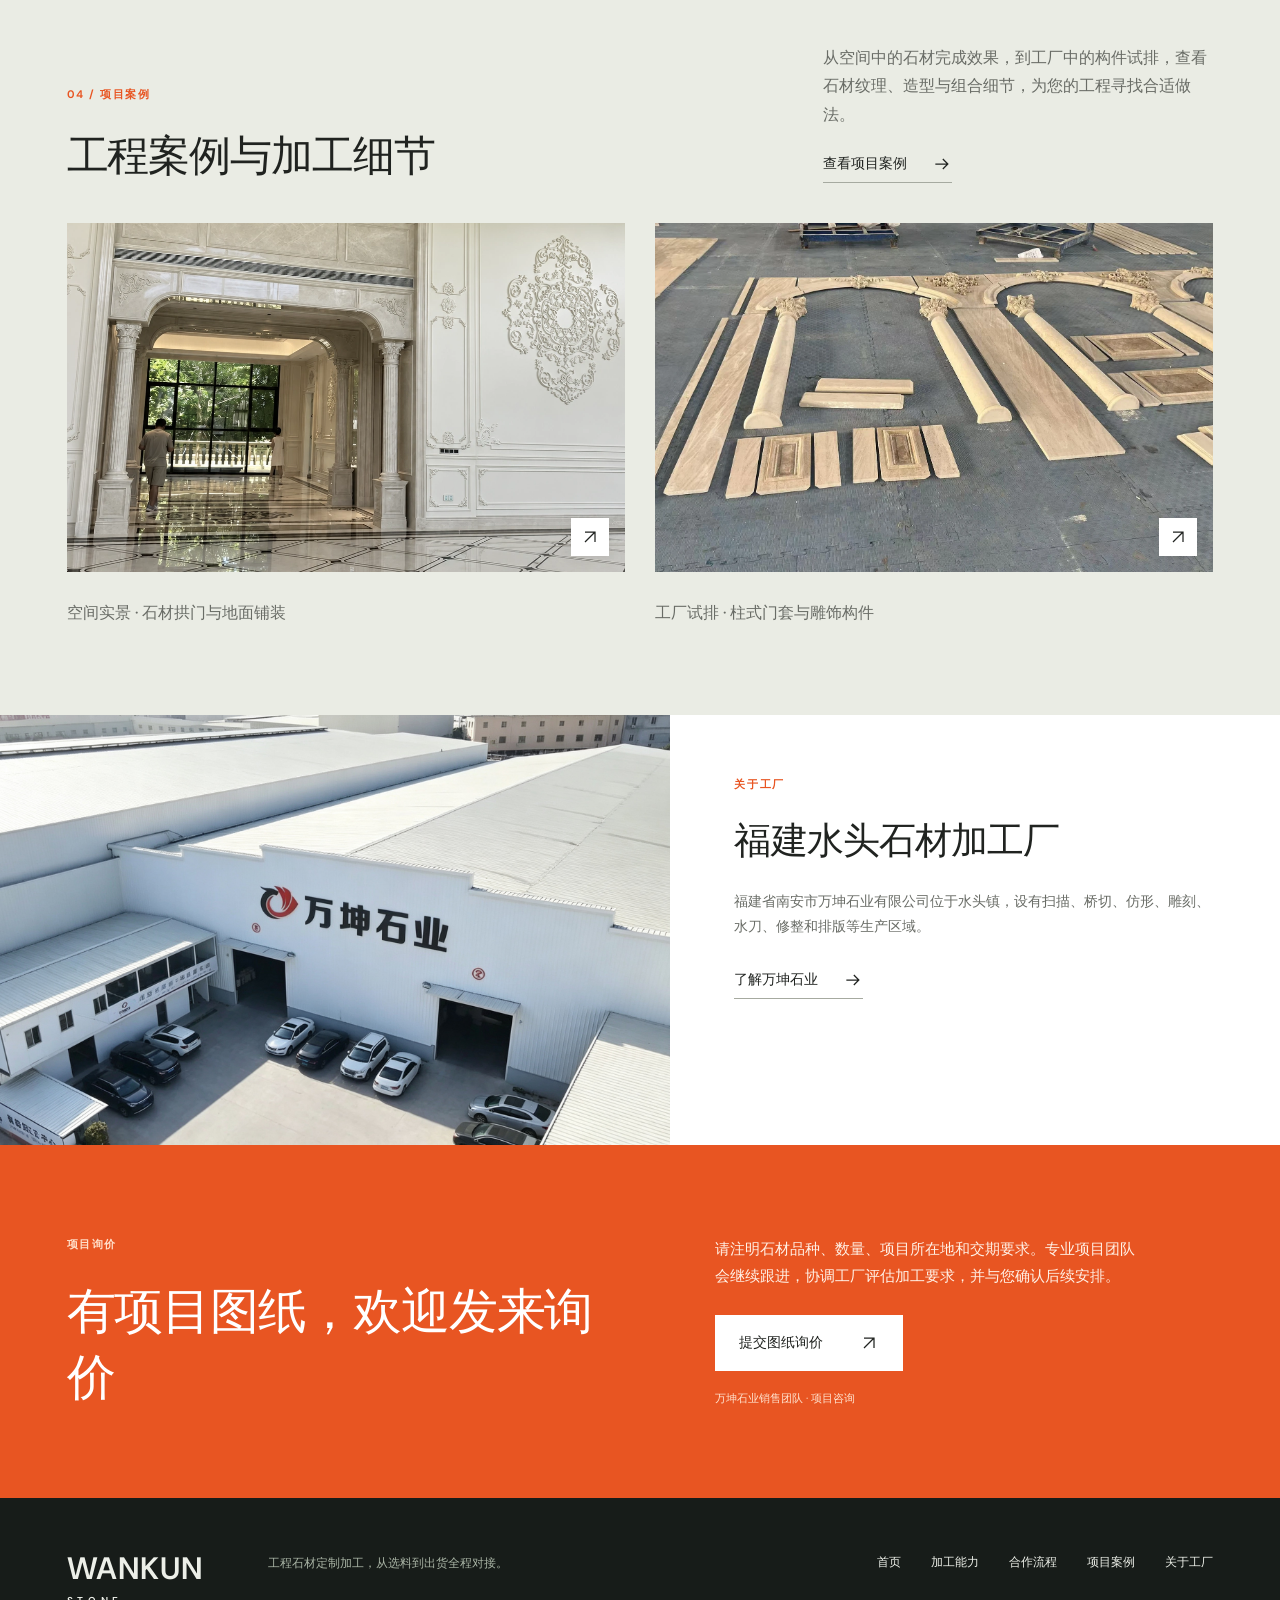
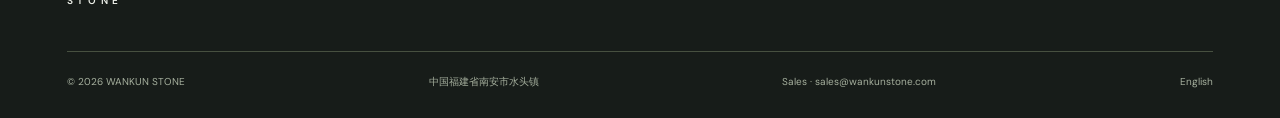
<file: zh/index.html>
<!doctype html><html lang="zh-Hans"><head><meta charset="utf-8"/><meta name="viewport" content="width=device-width,initial-scale=1"/><title>万坤石业 WANKUN STONE — 水头源头石材加工厂｜全行业工程与批发供货</title><meta name="description" content="福建水头万坤石业：承接石材批发商、建筑总包商、石材工程商全品类石材加工（规格板、大板扫描、CNC异形石材、水刀拼花及出厂预排版试拼）。"/><link rel="canonical" href="https://wankunstone.com/zh/"/><link rel="alternate" hreflang="en" href="https://wankunstone.com/"/><link rel="alternate" hreflang="zh-Hans" href="https://wankunstone.com/zh/"/><meta property="og:type" content="website"/><meta property="og:site_name" content="WANKUN STONE"/><meta property="og:title" content="万坤石业 WANKUN STONE — 水头源头石材加工厂｜全行业工程与批发供货"/><meta property="og:description" content="福建水头万坤石业：承接石材批发商、建筑总包商、石材工程商全品类石材加工（规格板、大板扫描、CNC异形石材、水刀拼花及出厂预排版试拼）。"/><meta property="og:url" content="https://wankunstone.com/zh/"/><meta property="og:image" content="https://wankunstone.com/assets/v2/production-floor.jpg"/><link rel="icon" href="/favicon.svg"/><link rel="stylesheet" href="/assets/index-TnXYKel-.css"/><script id="wankun-schema-jsonld" type="application/ld+json">{"@context":"https://schema.org","@graph":[{"@type":["Organization","ManufacturingBusiness"],"@id":"https://wankunstone.com/#organization","name":"WANKUN STONE (Wankun Stone Industry Co., Ltd. / 万坤石业)","url":"https://wankunstone.com/","logo":"https://wankunstone.com/assets/brand-logo.png","image":"https://wankunstone.com/assets/v2/factory-aerial.jpg","description":"Direct architectural and commercial stone fabrication factory in Shuitou, China. Supplying cut-to-size stone, slabs, CNC curved profiles, waterjet stonework, and factory dry-lay verified stone packages for importers, wholesalers, stone contractors, and construction projects worldwide.","address":{"@type":"PostalAddress","addressLocality":"Shuitou, Nan'an, Quanzhou","addressRegion":"Fujian","addressCountry":"CN"},"areaServed":[{"@type":"Place","name":"Worldwide"},{"@type":"Country","name":"Singapore"},{"@type":"Country","name":"Malaysia"},{"@type":"Country","name":"Vietnam"},{"@type":"Country","name":"China"}],"contactPoint":{"@type":"ContactPoint","contactType":"sales and project coordination","name":"Wankun Stone Sales Team","email":"sales@wankunstone.com","availableLanguage":["English","Chinese"]}},{"@type":"Service","@id":"https://wankunstone.com/#service","name":"Custom & Commercial Stone Fabrication for Overseas Projects","provider":{"@id":"https://wankunstone.com/#organization"},"areaServed":["Worldwide","Singapore","Malaysia","Vietnam"],"serviceType":["Cut-to-Size Architectural Stone Supply","Wholesale Marble & Granite Fabrication","CNC Curved & Profiled Stone Machining","Waterjet Stone Medallions & Inlays","Digital Slab Scanning & Pre-Shipment Factory Dry-Lay"]},{"@type":"FAQPage","@id":"https://wankunstone.com/#faq","mainEntity":[{"@type":"Question","name":"What types of stone buyers and overseas projects does Wankun Stone supply?","acceptedAnswer":{"@type":"Answer","text":"Wankun Stone supplies all categories of stone fabrication buyers worldwide, including stone importers and wholesalers, stone sub-contractors, main construction contractors, interior fit-out teams, and developers across commercial buildings, offices, residential projects, retail malls, public works, and hospitality projects."}},{"@type":"Question","name":"How can overseas buyers verify stone quality before shipment from Shuitou, China?","acceptedAnswer":{"@type":"Answer","text":"Every order includes drawing and scope confirmation, slab scanning and layout review before cutting, full-scale factory dry-lay inspection photos, and piece-by-piece numbered crate labelling before dispatch."}}]}]}</script><link rel="stylesheet" href="/assets/home-feature-navigation-20261116.css"/><link rel="stylesheet" href="/assets/project-intro-complement-20261116.css"/></head><body><div id="root" data-language="zh" data-section="home"><link rel="preload" as="image" href="/assets/brand-logo.png"/><link rel="preload" as="image" href="/assets/v2/production-floor.jpg" fetchPriority="high"/><a href="#main" class="skip-link">跳至主要内容</a><header class="site-header"><a class="brand" href="/zh" aria-label="WANKUN STONE"><img src="/assets/brand-logo.png" width="164" height="45" alt="WANKUN STONE 万坤石业"/></a><nav id="main-navigation" class="main-nav" aria-label="主导航"><a href="/zh" aria-current="page">首页</a><a href="/zh/capabilities">加工能力</a><a href="/zh/how-we-work">合作流程</a><a href="/zh/projects">项目案例</a><a href="/zh/about">关于工厂</a><a class="mobile-contact" href="/zh/contact">联系询价</a></nav><div class="header-actions"><a class="language-switch" href="/" lang="en" aria-label="Switch to English">EN</a><a class="header-cta" href="/zh/contact">联系询价<svg width="20" height="20" viewBox="0 0 24 24" fill="none" stroke="currentColor" stroke-width="1.5" aria-hidden="true"><path d="M6 18 18 6M6 6h12v12"></path></svg></a><button class="menu-toggle" aria-label="打开导航" aria-expanded="false" aria-controls="main-navigation"><span></span><span></span></button></div></header><main id="main"><section class="hero"><img class="hero-background" src="/assets/v2/production-floor.jpg" alt="万坤石业实际生产车间" fetchPriority="high"/><div class="hero-shade"></div><div class="hero-content"><span class="eyebrow">万坤石业 · 工程石材定制加工</span><h1>工程石材加工<br/><span>从选料到出货，全程对接</span></h1><p>承接弧形、异形及建筑装饰石材加工。根据图纸、用料、数量和交期评估生产安排，提前确认质量要求，并及时向您反馈从选料到出货的进度。</p><div class="hero-actions"><a class="button " href="/zh/contact">提交图纸询价<svg width="20" height="20" viewBox="0 0 24 24" fill="none" stroke="currentColor" stroke-width="1.5" aria-hidden="true"><path d="M6 18 18 6M6 6h12v12"></path></svg></a><a class="hero-secondary" href="/zh/how-we-work">了解合作流程<svg width="20" height="20" viewBox="0 0 24 24" fill="none" stroke="currentColor" stroke-width="1.5" aria-hidden="true"><path d="M4 12h15m-6-6 6 6-6 6"></path></svg></a></div></div><div class="hero-caption"><span class="live-mark"></span>加工车间实景<small>万坤石业 · 福建水头</small></div><a class="scroll-marker" href="#procurement" aria-label="了解产能、质量和合作流程">↓</a></section><section class="procurement-bar" id="procurement"><a href="/zh/capabilities"><span class="pillar-number">0<!-- -->1</span><div><h2>生产能力</h2><p>根据材料、数量和工艺要求评估产能，确认排期。</p></div><svg width="20" height="20" viewBox="0 0 24 24" fill="none" stroke="currentColor" stroke-width="1.5" aria-hidden="true"><path d="M6 18 18 6M6 6h12v12"></path></svg></a><a href="/zh/how-we-work#quality"><span class="pillar-number">0<!-- -->2</span><div><h2>质量保障</h2><p>提前确认检验标准、验收要求及质量责任。</p></div><svg width="20" height="20" viewBox="0 0 24 24" fill="none" stroke="currentColor" stroke-width="1.5" aria-hidden="true"><path d="M6 18 18 6M6 6h12v12"></path></svg></a><a href="/zh/how-we-work"><span class="pillar-number">0<!-- -->3</span><div><h2>全程沟通</h2><p>及时反馈进度，跟进您的意见和修改要求。</p></div><svg width="20" height="20" viewBox="0 0 24 24" fill="none" stroke="currentColor" stroke-width="1.5" aria-hidden="true"><path d="M6 18 18 6M6 6h12v12"></path></svg></a></section><section class="capability-intro section"><div class="section-heading"><span class="eyebrow">01 / 产能与加工能力</span><h2>加工范围与生产安排</h2><p>请提供图纸、石材品种、加工数量和交期要求。我们会据此核实加工难度、可承接的范围和生产排期。</p><a class="text-link" href="/zh/capabilities">了解加工能力<svg width="20" height="20" viewBox="0 0 24 24" fill="none" stroke="currentColor" stroke-width="1.5" aria-hidden="true"><path d="M4 12h15m-6-6 6 6-6 6"></path></svg></a></div><div class="capability-content"><div class="capability-collage"><button class="photo-button " aria-label="查看大图: 仿形加工区"><img src="/assets/capability-profiling.jpg" alt="仿形加工区" loading="lazy"/><span class="image-expand"><svg width="20" height="20" viewBox="0 0 24 24" fill="none" stroke="currentColor" stroke-width="1.5" aria-hidden="true"><path d="M6 18 18 6M6 6h12v12"></path></svg></span></button><button class="photo-button " aria-label="查看大图: 水刀加工区"><img src="/assets/capability-waterjet.jpg" alt="水刀加工区" loading="lazy"/><span class="image-expand"><svg width="20" height="20" viewBox="0 0 24 24" fill="none" stroke="currentColor" stroke-width="1.5" aria-hidden="true"><path d="M6 18 18 6M6 6h12v12"></path></svg></span></button></div><div class="capability-rows"><div><span>0<!-- -->1</span><h3>弧形与异形加工</h3><p>通过仿形、机加工和手工修整，完成圆柱、线条等石材构件。</p></div><div><span>0<!-- -->2</span><h3>工程石材定制</h3><p>按图加工地面、墙面及其他建筑装饰石材。</p></div><div><span>0<!-- -->3</span><h3>批量生产与交期</h3><p>根据订单数量和加工要求，沟通生产批次与交货时间。</p></div></div></div></section><section class="quality-section section " id="quality"><div class="section-heading"><span class="eyebrow">02 / 质量保障</span><h2>质量要求，提前说清楚</h2><p>开工前确认图纸、用料、加工和检验要求；加工过程中提供约定的检查资料；出厂前通过试拼检查整体效果。</p></div><div class="quality-checks"><article><span class="check-number">0<!-- -->1</span><h3>开工前确认</h3><p>核对图纸、石材样品、表面处理方式和检验标准。</p></article><article><span class="check-number">0<!-- -->2</span><h3>加工中检查</h3><p>提供约定的检验记录，及时沟通需要确认或调整的细节。</p></article><article><span class="check-number">0<!-- -->3</span><h3>出厂前复核</h3><p>检查试拼效果，核对成品编号与已确认排版方案的位置是否一致。</p></article></div><div class="quality-bottom"><p>验收标准、质量责任及质保条款，按具体订单约定。</p><a class="text-link" href="/zh/how-we-work#quality">了解质量检查与沟通流程<svg width="20" height="20" viewBox="0 0 24 24" fill="none" stroke="currentColor" stroke-width="1.5" aria-hidden="true"><path d="M4 12h15m-6-6 6 6-6 6"></path></svg></a></div></section><section class="work-preview section"><div class="section-heading wide-heading"><div><span class="eyebrow">03 / 合作流程</span><h2>生产进度及时反馈
您的意见有人跟进</h2></div><div><p>专业项目团队统一对接您的项目，协调工厂的技术、生产和质量人员。图纸、选材、排版、加工及检验资料，按约定节点发送给您确认。</p><a class="text-link" href="/zh/how-we-work">查看合作流程<svg width="20" height="20" viewBox="0 0 24 24" fill="none" stroke="currentColor" stroke-width="1.5" aria-hidden="true"><path d="M4 12h15m-6-6 6 6-6 6"></path></svg></a></div></div><div class="work-preview-grid"><figure><button class="photo-button " aria-label="查看大图: 工厂试拼现场"><img src="/assets/v2/dry-lay-overview.jpg" alt="工厂试拼现场" loading="lazy"/><span class="image-expand"><svg width="20" height="20" viewBox="0 0 24 24" fill="none" stroke="currentColor" stroke-width="1.5" aria-hidden="true"><path d="M6 18 18 6M6 6h12v12"></path></svg></span></button><figcaption>工厂试拼现场<small>出厂前铺开成品，检查整体纹理、接缝和编号。</small></figcaption></figure><ol><li><a href="/zh/how-we-work#process"><span>0<!-- -->1</span><strong>图纸与要求</strong><svg width="20" height="20" viewBox="0 0 24 24" fill="none" stroke="currentColor" stroke-width="1.5" aria-hidden="true"><path d="M4 12h15m-6-6 6 6-6 6"></path></svg></a></li><li><a href="/zh/how-we-work#process"><span>0<!-- -->2</span><strong>选材与排版</strong><svg width="20" height="20" viewBox="0 0 24 24" fill="none" stroke="currentColor" stroke-width="1.5" aria-hidden="true"><path d="M4 12h15m-6-6 6 6-6 6"></path></svg></a></li><li><a href="/zh/how-we-work#process"><span>0<!-- -->3</span><strong>生产进度</strong><svg width="20" height="20" viewBox="0 0 24 24" fill="none" stroke="currentColor" stroke-width="1.5" aria-hidden="true"><path d="M4 12h15m-6-6 6 6-6 6"></path></svg></a></li><li><a href="/zh/how-we-work#process"><span>0<!-- -->4</span><strong>质检与试拼</strong><svg width="20" height="20" viewBox="0 0 24 24" fill="none" stroke="currentColor" stroke-width="1.5" aria-hidden="true"><path d="M4 12h15m-6-6 6 6-6 6"></path></svg></a></li><li><a href="/zh/how-we-work#process"><span>0<!-- -->5</span><strong>包装与出货</strong><svg width="20" height="20" viewBox="0 0 24 24" fill="none" stroke="currentColor" stroke-width="1.5" aria-hidden="true"><path d="M4 12h15m-6-6 6 6-6 6"></path></svg></a></li><li><a href="/zh/how-we-work#process"><span>0<!-- -->6</span><strong>后续跟进</strong><svg width="20" height="20" viewBox="0 0 24 24" fill="none" stroke="currentColor" stroke-width="1.5" aria-hidden="true"><path d="M4 12h15m-6-6 6 6-6 6"></path></svg></a></li></ol></div></section><section class="project-feature section"><div class="section-heading wide-heading"><div><span class="eyebrow">04 / 项目案例</span><h2>工程案例与加工细节</h2></div><div><p>从空间中的石材完成效果，到工厂中的构件试排，查看石材纹理、造型与组合细节，为您的工程寻找合适做法。</p><a class="text-link" href="/zh/projects">查看项目案例<svg width="20" height="20" viewBox="0 0 24 24" fill="none" stroke="currentColor" stroke-width="1.5" aria-hidden="true"><path d="M4 12h15m-6-6 6 6-6 6"></path></svg></a></div></div><div class="project-feature-grid"><figure><button class="photo-button " aria-label="查看大图: 空间实景 · 石材拱门与地面铺装"><img src="/assets/v3/interior-arches-clarity.webp" alt="空间实景 · 石材拱门与地面铺装" loading="lazy" style="object-position:50% 65%"/><span class="image-expand"><svg width="20" height="20" viewBox="0 0 24 24" fill="none" stroke="currentColor" stroke-width="1.5" aria-hidden="true"><path d="M6 18 18 6M6 6h12v12"></path></svg></span></button><figcaption>空间实景 · 石材拱门与地面铺装</figcaption></figure><figure><button class="photo-button " aria-label="查看大图: 工厂试排 · 柱式门套与雕饰构件"><img src="/assets/v3/columns-and-arches.webp" alt="工厂试排 · 柱式门套与雕饰构件" loading="lazy" style="object-position:50% 50%"/><span class="image-expand"><svg width="20" height="20" viewBox="0 0 24 24" fill="none" stroke="currentColor" stroke-width="1.5" aria-hidden="true"><path d="M6 18 18 6M6 6h12v12"></path></svg></span></button><figcaption>工厂试排 · 柱式门套与雕饰构件</figcaption></figure></div></section><section class="factory-strip"><img src="/assets/v2/factory-aerial.jpg" alt="万坤石业厂区航拍" loading="lazy"/><div><span class="eyebrow">关于工厂</span><h2>福建水头石材加工厂</h2><p>福建省南安市万坤石业有限公司位于水头镇，设有扫描、桥切、仿形、雕刻、水刀、修整和排版等生产区域。</p><a class="text-link" href="/zh/about">了解万坤石业<svg width="20" height="20" viewBox="0 0 24 24" fill="none" stroke="currentColor" stroke-width="1.5" aria-hidden="true"><path d="M4 12h15m-6-6 6 6-6 6"></path></svg></a></div></section><section class="project-cta section"><div><span class="eyebrow">项目询价</span><h2>有项目图纸，欢迎发来询价</h2></div><div><p>请注明石材品种、数量、项目所在地和交期要求。专业项目团队会继续跟进，协调工厂评估加工要求，并与您确认后续安排。</p><a class="button button-light" href="/zh/contact">提交图纸询价<svg width="20" height="20" viewBox="0 0 24 24" fill="none" stroke="currentColor" stroke-width="1.5" aria-hidden="true"><path d="M6 18 18 6M6 6h12v12"></path></svg></a><span class="contact-byline">万坤石业销售团队<!-- --> · <!-- -->项目咨询</span></div></section></main><footer class="site-footer"><div class="footer-top"><a href="/zh" class="footer-wordmark">WANKUN<span>STONE</span></a><p>工程石材定制加工，从选料到出货全程对接。</p><div><a href="/zh">首页</a><a href="/zh/capabilities">加工能力</a><a href="/zh/how-we-work">合作流程</a><a href="/zh/projects">项目案例</a><a href="/zh/about">关于工厂</a></div></div><div class="footer-bottom"><span>© <!-- -->2026<!-- --> WANKUN STONE</span><span>中国福建省南安市水头镇</span><a class="contact-email" href="mailto:sales@wankunstone.com">Sales · sales@wankunstone.com</a><a href="/">English</a></div></footer><dialog class="lightbox" aria-label="查看大图"><button class="lightbox-close" aria-label="关闭">×</button></dialog></div><script type="module" src="/assets/index-CWicxNVF.js"></script></body></html>
</file>
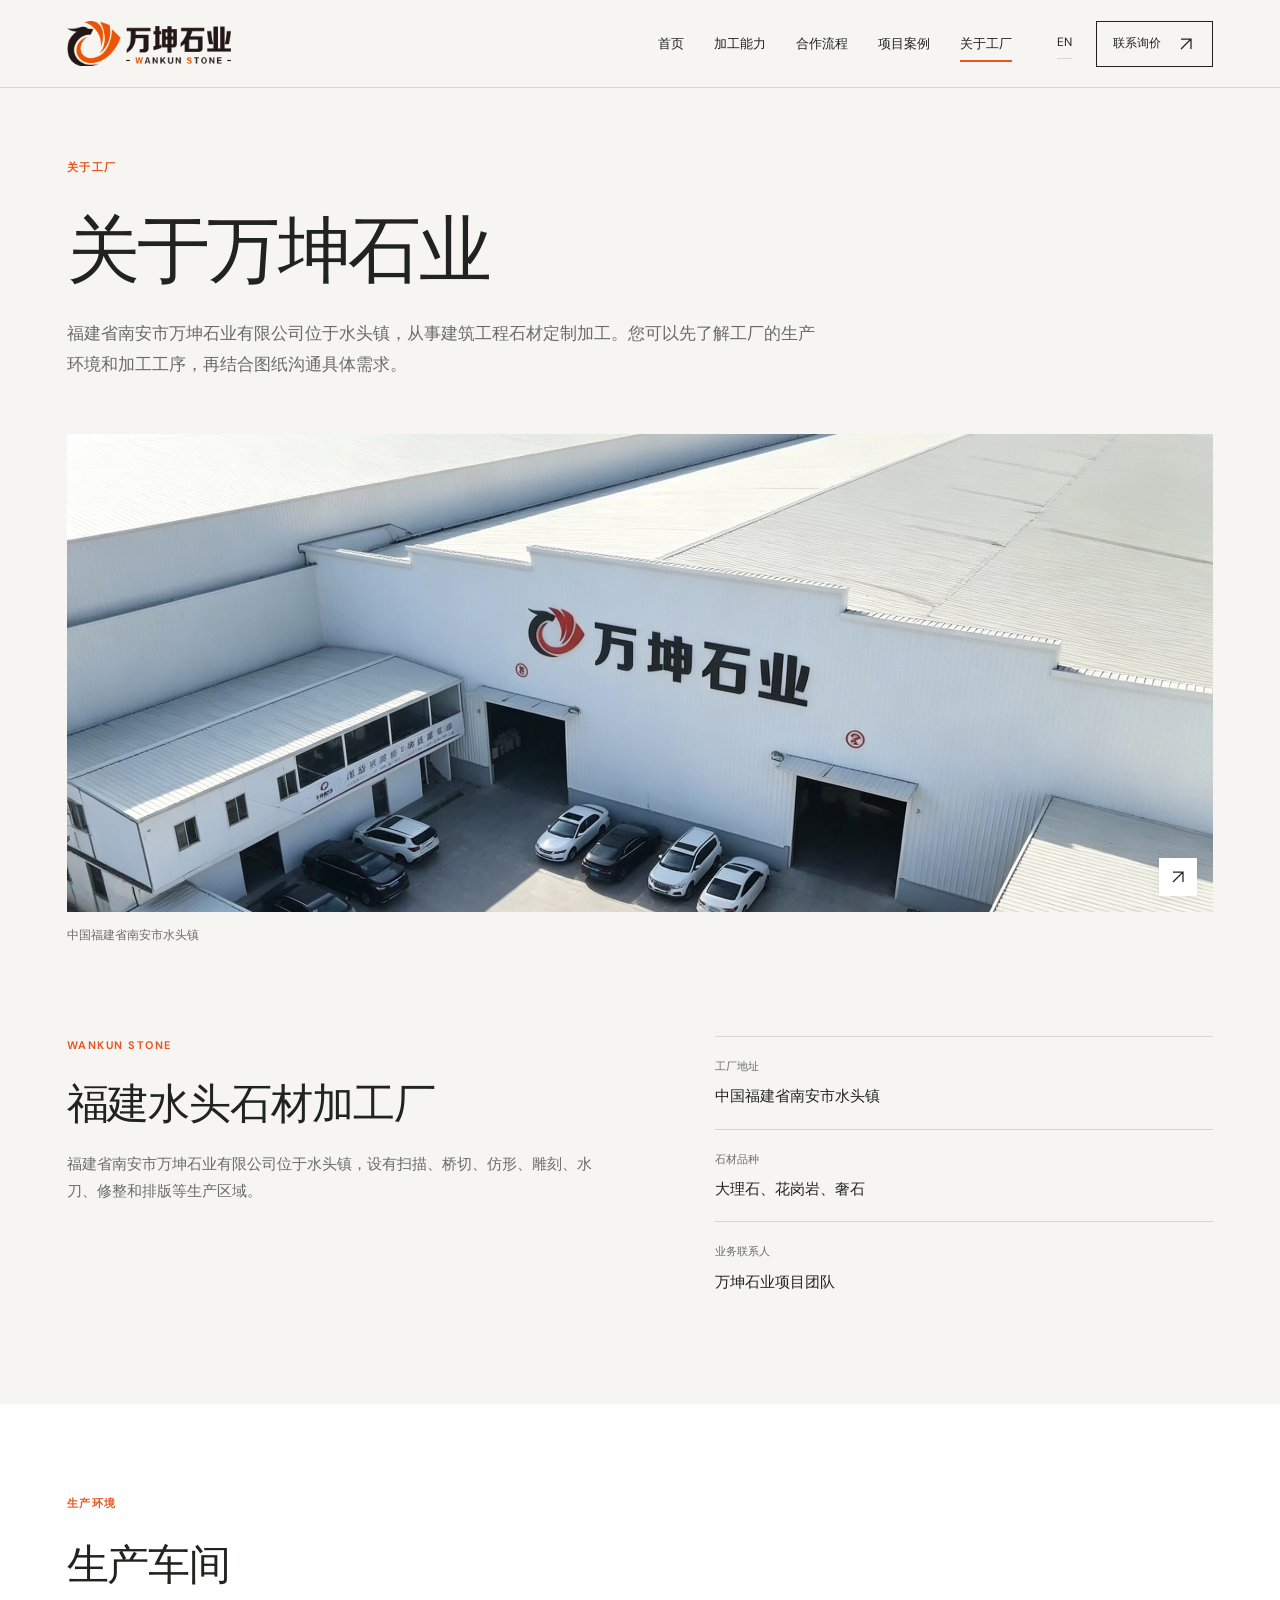
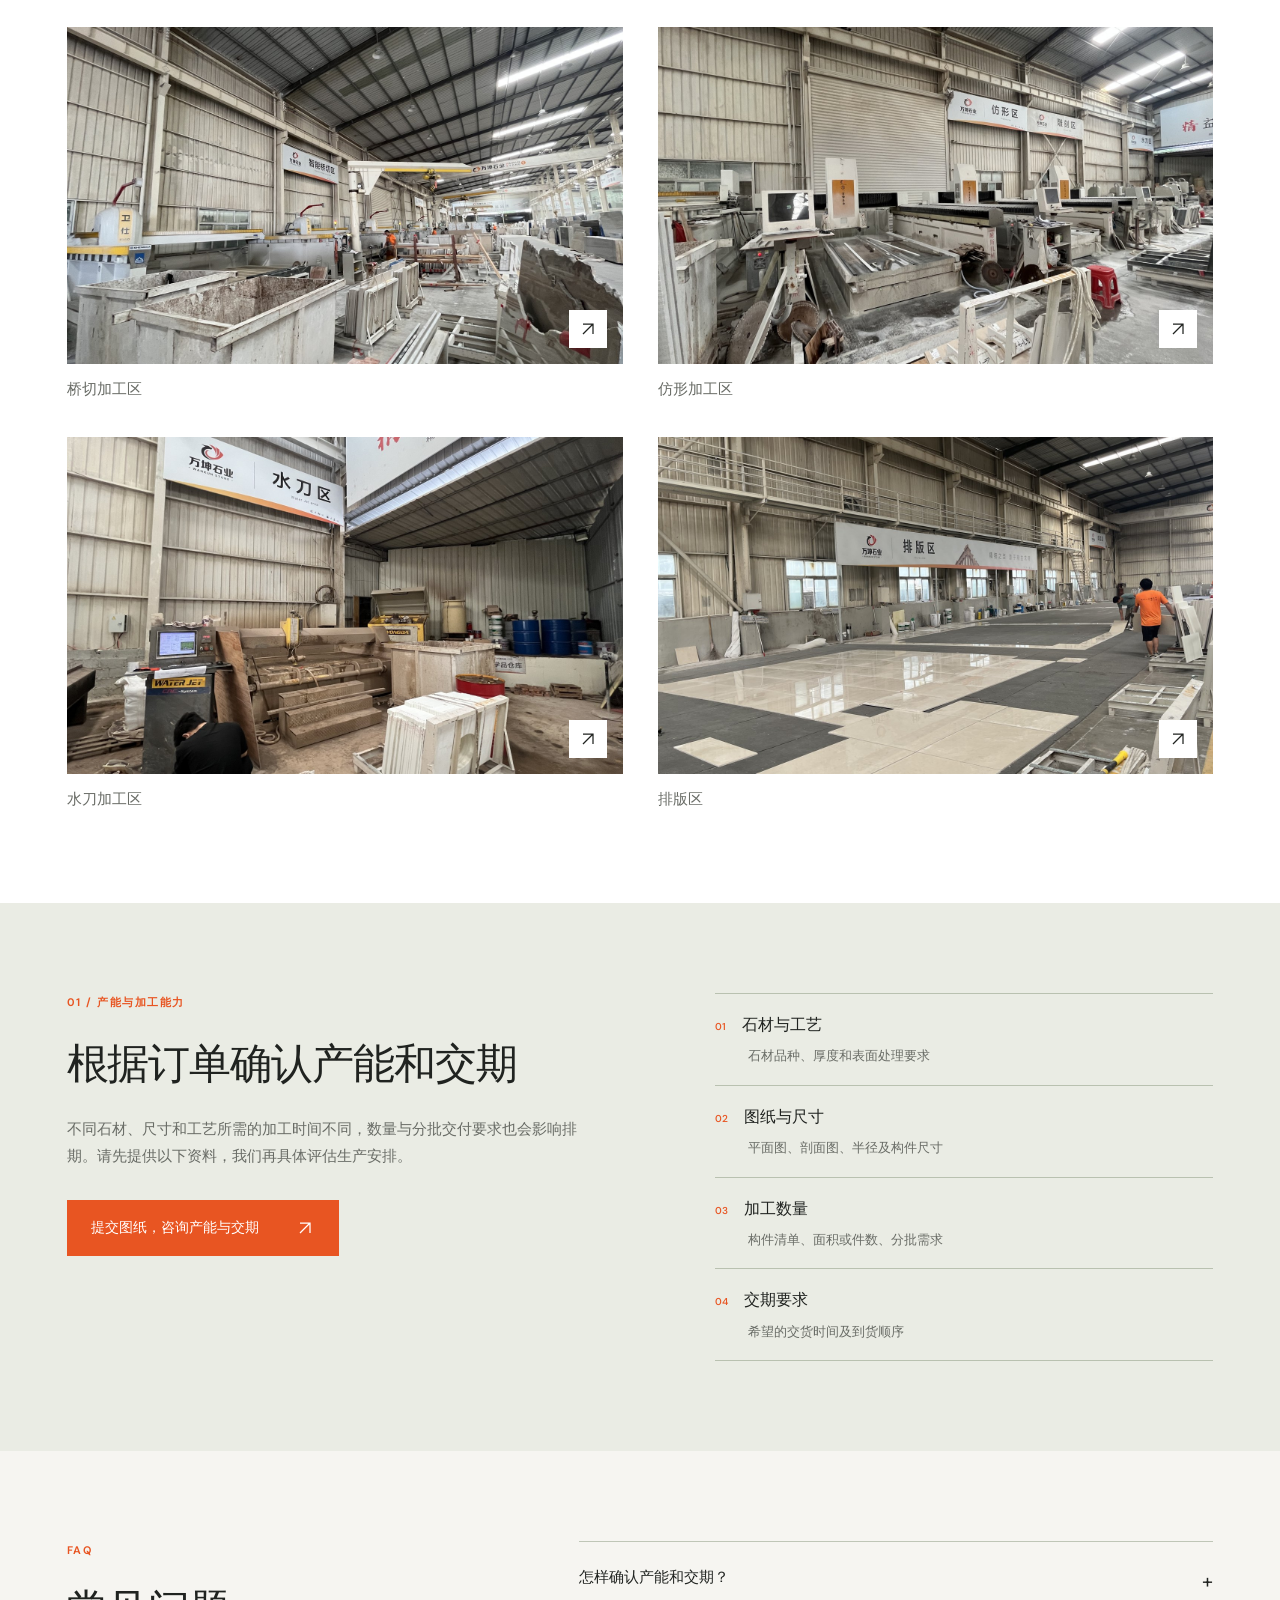
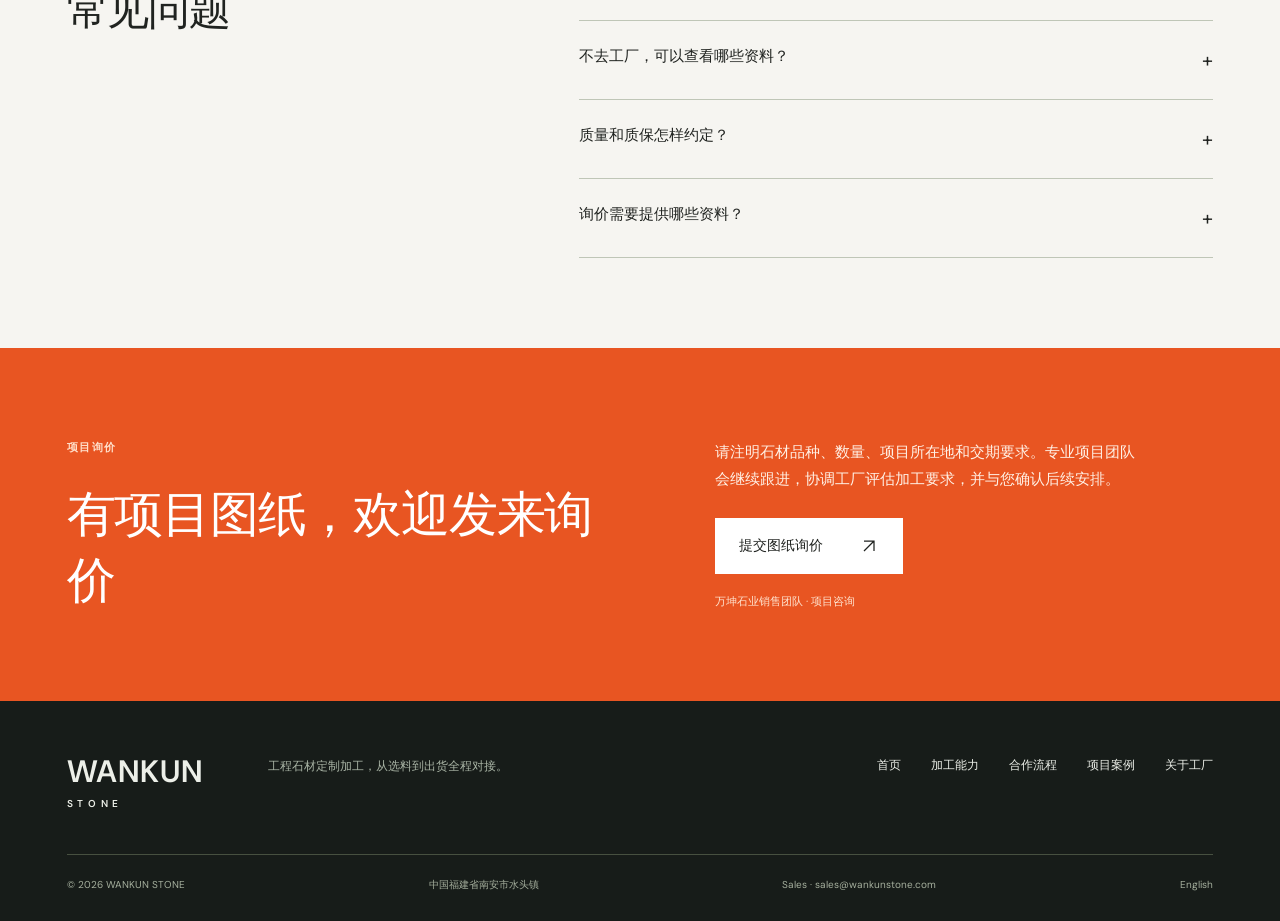
<file: zh/about/index.html>
<!doctype html><html lang="zh-Hans"><head><meta charset="utf-8"/><meta name="viewport" content="width=device-width,initial-scale=1"/><title>万坤石业 · 工程石材定制</title><meta name="description" content="万坤石业提供工程石材加工、质量核查及项目沟通，专业项目团队为您跟进对接。"/><link rel="canonical" href="https://wankunstone.com/zh/about/"/><link rel="alternate" hreflang="en" href="https://wankunstone.com/about/"/><link rel="alternate" hreflang="zh-Hans" href="https://wankunstone.com/zh/about/"/><meta property="og:type" content="website"/><meta property="og:site_name" content="WANKUN STONE"/><meta property="og:title" content="万坤石业 · 工程石材定制"/><meta property="og:description" content="万坤石业提供工程石材加工、质量核查及项目沟通，专业项目团队为您跟进对接。"/><meta property="og:url" content="https://wankunstone.com/zh/about/"/><meta property="og:image" content="https://wankunstone.com/assets/v2/production-floor.jpg"/><link rel="icon" href="/favicon.svg"/><link rel="stylesheet" href="/assets/index-TnXYKel-.css"/><script id="wankun-schema-jsonld" type="application/ld+json">{"@context":"https://schema.org","@graph":[{"@type":["Organization","ManufacturingBusiness"],"@id":"https://wankunstone.com/#organization","name":"WANKUN STONE (Wankun Stone Industry Co., Ltd. / 万坤石业)","url":"https://wankunstone.com/","logo":"https://wankunstone.com/assets/brand-logo.png","image":"https://wankunstone.com/assets/v2/factory-aerial.jpg","description":"Direct architectural and commercial stone fabrication factory in Shuitou, China. Supplying cut-to-size stone, slabs, CNC curved profiles, waterjet stonework, and factory dry-lay verified stone packages for importers, wholesalers, stone contractors, and construction projects worldwide.","address":{"@type":"PostalAddress","addressLocality":"Shuitou, Nan'an, Quanzhou","addressRegion":"Fujian","addressCountry":"CN"},"areaServed":[{"@type":"Place","name":"Worldwide"},{"@type":"Country","name":"Singapore"},{"@type":"Country","name":"Malaysia"},{"@type":"Country","name":"Vietnam"},{"@type":"Country","name":"China"}],"contactPoint":{"@type":"ContactPoint","contactType":"sales and project coordination","name":"Wankun Stone Sales Team","email":"sales@wankunstone.com","availableLanguage":["English","Chinese"]}},{"@type":"Service","@id":"https://wankunstone.com/#service","name":"Custom & Commercial Stone Fabrication for Overseas Projects","provider":{"@id":"https://wankunstone.com/#organization"},"areaServed":["Worldwide","Singapore","Malaysia","Vietnam"],"serviceType":["Cut-to-Size Architectural Stone Supply","Wholesale Marble & Granite Fabrication","CNC Curved & Profiled Stone Machining","Waterjet Stone Medallions & Inlays","Digital Slab Scanning & Pre-Shipment Factory Dry-Lay"]},{"@type":"FAQPage","@id":"https://wankunstone.com/#faq","mainEntity":[{"@type":"Question","name":"What types of stone buyers and overseas projects does Wankun Stone supply?","acceptedAnswer":{"@type":"Answer","text":"Wankun Stone supplies all categories of stone fabrication buyers worldwide, including stone importers and wholesalers, stone sub-contractors, main construction contractors, interior fit-out teams, and developers across commercial buildings, offices, residential projects, retail malls, public works, and hospitality projects."}},{"@type":"Question","name":"How can overseas buyers verify stone quality before shipment from Shuitou, China?","acceptedAnswer":{"@type":"Answer","text":"Every order includes drawing and scope confirmation, slab scanning and layout review before cutting, full-scale factory dry-lay inspection photos, and piece-by-piece numbered crate labelling before dispatch."}}]}]}</script><link rel="stylesheet" href="/assets/home-feature-navigation-20261116.css"/></head><body><div id="root" data-language="zh" data-section="about"><link rel="preload" as="image" href="/assets/brand-logo.png"/><a href="#main" class="skip-link">跳至主要内容</a><header class="site-header"><a class="brand" href="/zh" aria-label="WANKUN STONE"><img src="/assets/brand-logo.png" width="164" height="45" alt="WANKUN STONE 万坤石业"/></a><nav id="main-navigation" class="main-nav" aria-label="主导航"><a href="/zh">首页</a><a href="/zh/capabilities">加工能力</a><a href="/zh/how-we-work">合作流程</a><a href="/zh/projects">项目案例</a><a href="/zh/about" aria-current="page">关于工厂</a><a class="mobile-contact" href="/zh/contact">联系询价</a></nav><div class="header-actions"><a class="language-switch" href="/about" lang="en" aria-label="Switch to English">EN</a><a class="header-cta" href="/zh/contact">联系询价<svg width="20" height="20" viewBox="0 0 24 24" fill="none" stroke="currentColor" stroke-width="1.5" aria-hidden="true"><path d="M6 18 18 6M6 6h12v12"></path></svg></a><button class="menu-toggle" aria-label="打开导航" aria-expanded="false" aria-controls="main-navigation"><span></span><span></span></button></div></header><main id="main"><section class="page-intro section "><span class="eyebrow">关于工厂</span><h1>关于万坤石业</h1><p>福建省南安市万坤石业有限公司位于水头镇，从事建筑工程石材定制加工。您可以先了解工厂的生产环境和加工工序，再结合图纸沟通具体需求。</p></section><figure class="factory-panorama"><button class="photo-button " aria-label="查看大图: 中国福建省南安市水头镇"><img src="/assets/v2/factory-aerial.jpg" alt="中国福建省南安市水头镇" loading="lazy"/><span class="image-expand"><svg width="20" height="20" viewBox="0 0 24 24" fill="none" stroke="currentColor" stroke-width="1.5" aria-hidden="true"><path d="M6 18 18 6M6 6h12v12"></path></svg></span></button><figcaption>中国福建省南安市水头镇</figcaption></figure><section class="factory-facts section"><div><span class="eyebrow">WANKUN STONE</span><h2>福建水头石材加工厂</h2><p>福建省南安市万坤石业有限公司位于水头镇，设有扫描、桥切、仿形、雕刻、水刀、修整和排版等生产区域。</p></div><dl><div><dt>工厂地址</dt><dd>中国福建省南安市水头镇</dd></div><div><dt>石材品种</dt><dd>大理石、花岗岩、奢石</dd></div><div><dt>业务联系人</dt><dd>万坤石业项目团队</dd></div></dl></section><section class="production-section section"><div class="section-heading"><span class="eyebrow">生产环境</span><h2>生产车间</h2></div><div class="production-grid"><figure><button class="photo-button " aria-label="查看大图: 桥切加工区"><img src="/assets/capability-cnc.jpg" alt="桥切加工区" loading="lazy"/><span class="image-expand"><svg width="20" height="20" viewBox="0 0 24 24" fill="none" stroke="currentColor" stroke-width="1.5" aria-hidden="true"><path d="M6 18 18 6M6 6h12v12"></path></svg></span></button><figcaption>桥切加工区</figcaption></figure><figure><button class="photo-button " aria-label="查看大图: 仿形加工区"><img src="/assets/capability-profiling.jpg" alt="仿形加工区" loading="lazy"/><span class="image-expand"><svg width="20" height="20" viewBox="0 0 24 24" fill="none" stroke="currentColor" stroke-width="1.5" aria-hidden="true"><path d="M6 18 18 6M6 6h12v12"></path></svg></span></button><figcaption>仿形加工区</figcaption></figure><figure><button class="photo-button " aria-label="查看大图: 水刀加工区"><img src="/assets/capability-waterjet.jpg" alt="水刀加工区" loading="lazy"/><span class="image-expand"><svg width="20" height="20" viewBox="0 0 24 24" fill="none" stroke="currentColor" stroke-width="1.5" aria-hidden="true"><path d="M6 18 18 6M6 6h12v12"></path></svg></span></button><figcaption>水刀加工区</figcaption></figure><figure><button class="photo-button " aria-label="查看大图: 排版区"><img src="/assets/capability-layout-workshop.jpg" alt="排版区" loading="lazy"/><span class="image-expand"><svg width="20" height="20" viewBox="0 0 24 24" fill="none" stroke="currentColor" stroke-width="1.5" aria-hidden="true"><path d="M6 18 18 6M6 6h12v12"></path></svg></span></button><figcaption>排版区</figcaption></figure></div></section><section class="capacity-brief section"><div><span class="eyebrow">01 / 产能与加工能力</span><h2>根据订单确认产能和交期</h2><p>不同石材、尺寸和工艺所需的加工时间不同，数量与分批交付要求也会影响排期。请先提供以下资料，我们再具体评估生产安排。</p><a class="button " href="/zh/contact">提交图纸，咨询产能与交期<svg width="20" height="20" viewBox="0 0 24 24" fill="none" stroke="currentColor" stroke-width="1.5" aria-hidden="true"><path d="M6 18 18 6M6 6h12v12"></path></svg></a></div><dl><div><dt><span>0<!-- -->1</span>石材与工艺</dt><dd>石材品种、厚度和表面处理要求</dd></div><div><dt><span>0<!-- -->2</span>图纸与尺寸</dt><dd>平面图、剖面图、半径及构件尺寸</dd></div><div><dt><span>0<!-- -->3</span>加工数量</dt><dd>构件清单、面积或件数、分批需求</dd></div><div><dt><span>0<!-- -->4</span>交期要求</dt><dd>希望的交货时间及到货顺序</dd></div></dl></section><section class="faq-section section"><div><span class="eyebrow">FAQ</span><h2>常见问题</h2></div><div><details><summary>怎样确认产能和交期？<span>+</span></summary><p>请提供图纸、石材品种、数量和要求交期。工厂会据此核实加工要求，评估产能并沟通生产排期。</p></details><details><summary>不去工厂，可以查看哪些资料？<span>+</span></summary><p>可以查看相关图纸、石材与排版方案、生产进度、试拼照片及检验资料。具体通过什么方式发送、在哪些节点确认，按项目约定。</p></details><details><summary>质量和质保怎样约定？<span>+</span></summary><p>按订单确认检验标准、验收要求、质量责任和质保条款。后续如有质量问题，由项目团队统一对接，协调工厂核查处理。</p></details><details><summary>询价需要提供哪些资料？<span>+</span></summary><p>请提供图纸或构件清单、项目所在地、石材品种、预计数量及交期要求。如有包装、标签或其他技术要求，也请一并说明。</p></details></div></section><section class="project-cta section"><div><span class="eyebrow">项目询价</span><h2>有项目图纸，欢迎发来询价</h2></div><div><p>请注明石材品种、数量、项目所在地和交期要求。专业项目团队会继续跟进，协调工厂评估加工要求，并与您确认后续安排。</p><a class="button button-light" href="/zh/contact">提交图纸询价<svg width="20" height="20" viewBox="0 0 24 24" fill="none" stroke="currentColor" stroke-width="1.5" aria-hidden="true"><path d="M6 18 18 6M6 6h12v12"></path></svg></a><span class="contact-byline">万坤石业销售团队<!-- --> · <!-- -->项目咨询</span></div></section></main><footer class="site-footer"><div class="footer-top"><a href="/zh" class="footer-wordmark">WANKUN<span>STONE</span></a><p>工程石材定制加工，从选料到出货全程对接。</p><div><a href="/zh">首页</a><a href="/zh/capabilities">加工能力</a><a href="/zh/how-we-work">合作流程</a><a href="/zh/projects">项目案例</a><a href="/zh/about">关于工厂</a></div></div><div class="footer-bottom"><span>© <!-- -->2026<!-- --> WANKUN STONE</span><span>中国福建省南安市水头镇</span><a class="contact-email" href="mailto:sales@wankunstone.com">Sales · sales@wankunstone.com</a><a href="/about">English</a></div></footer><dialog class="lightbox" aria-label="查看大图"><button class="lightbox-close" aria-label="关闭">×</button></dialog></div><script type="module" src="/assets/index-C54uIiVH.js"></script></body></html>
</file>
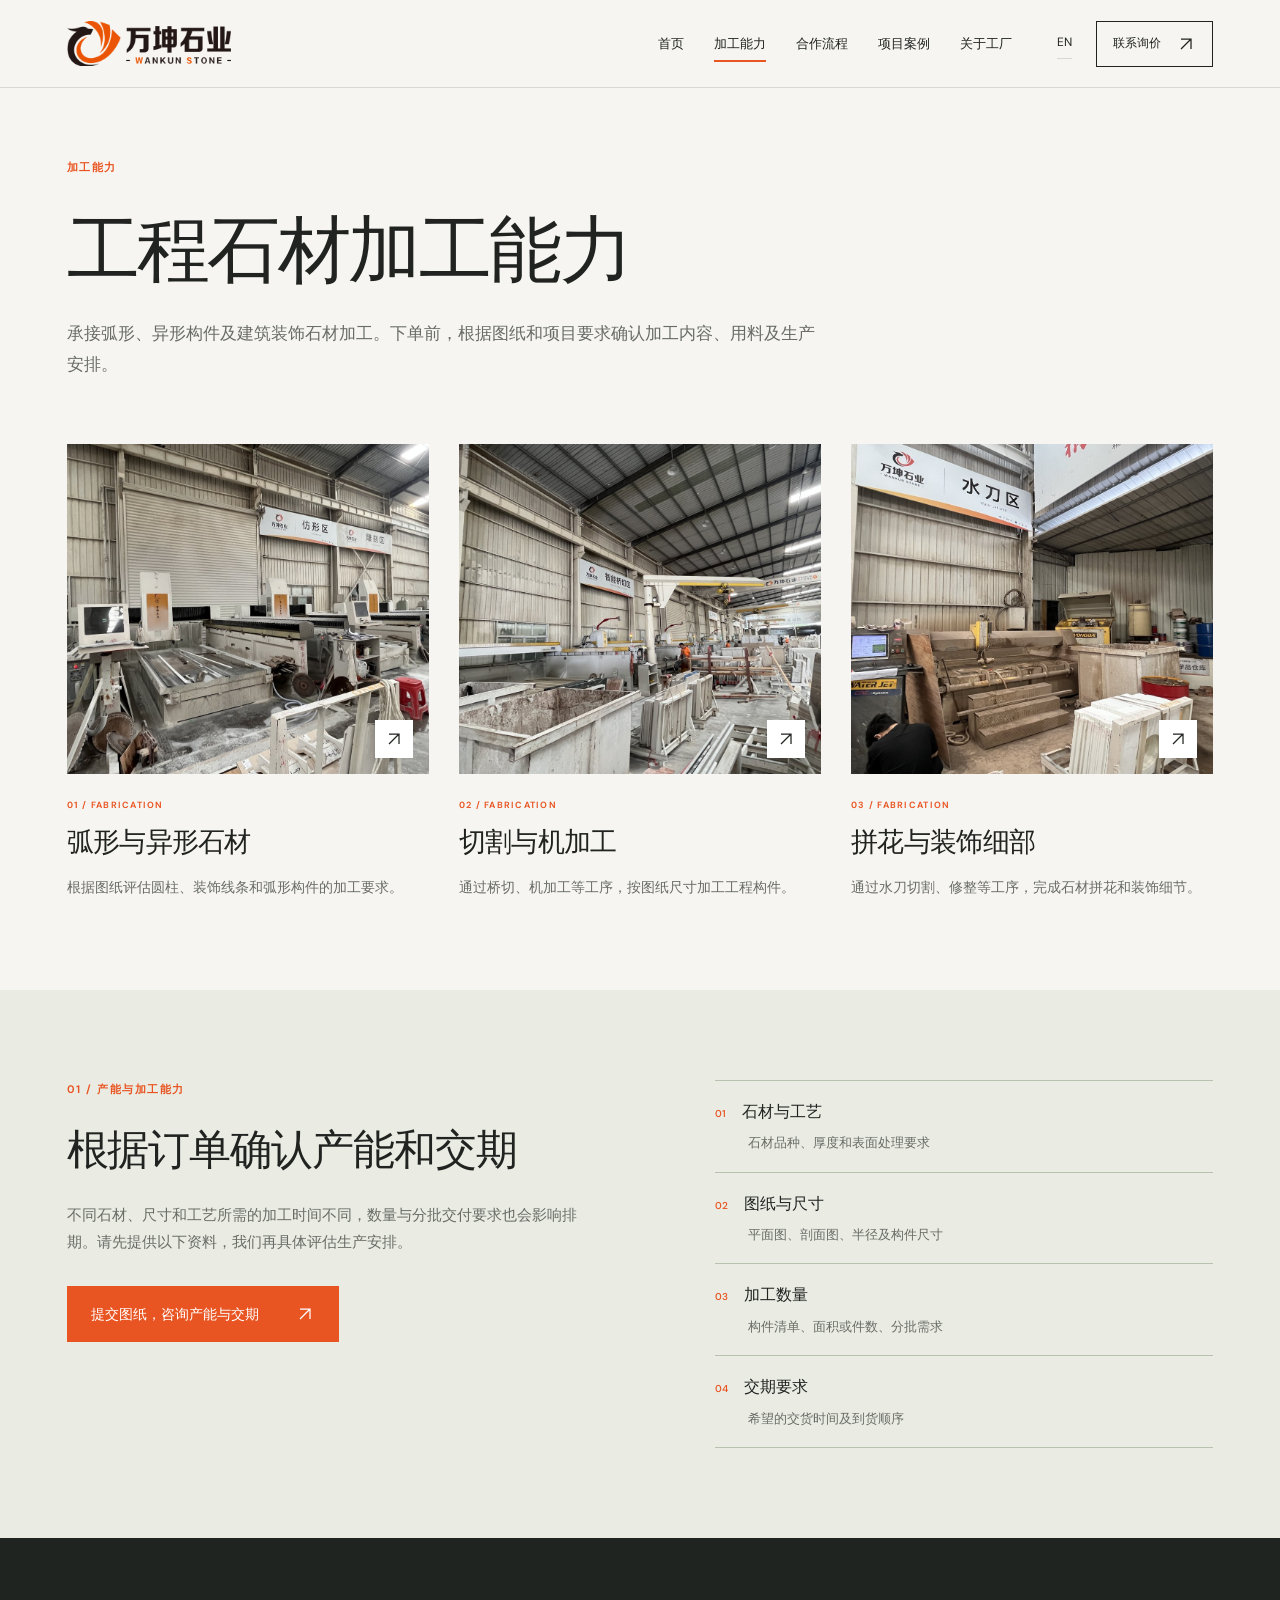
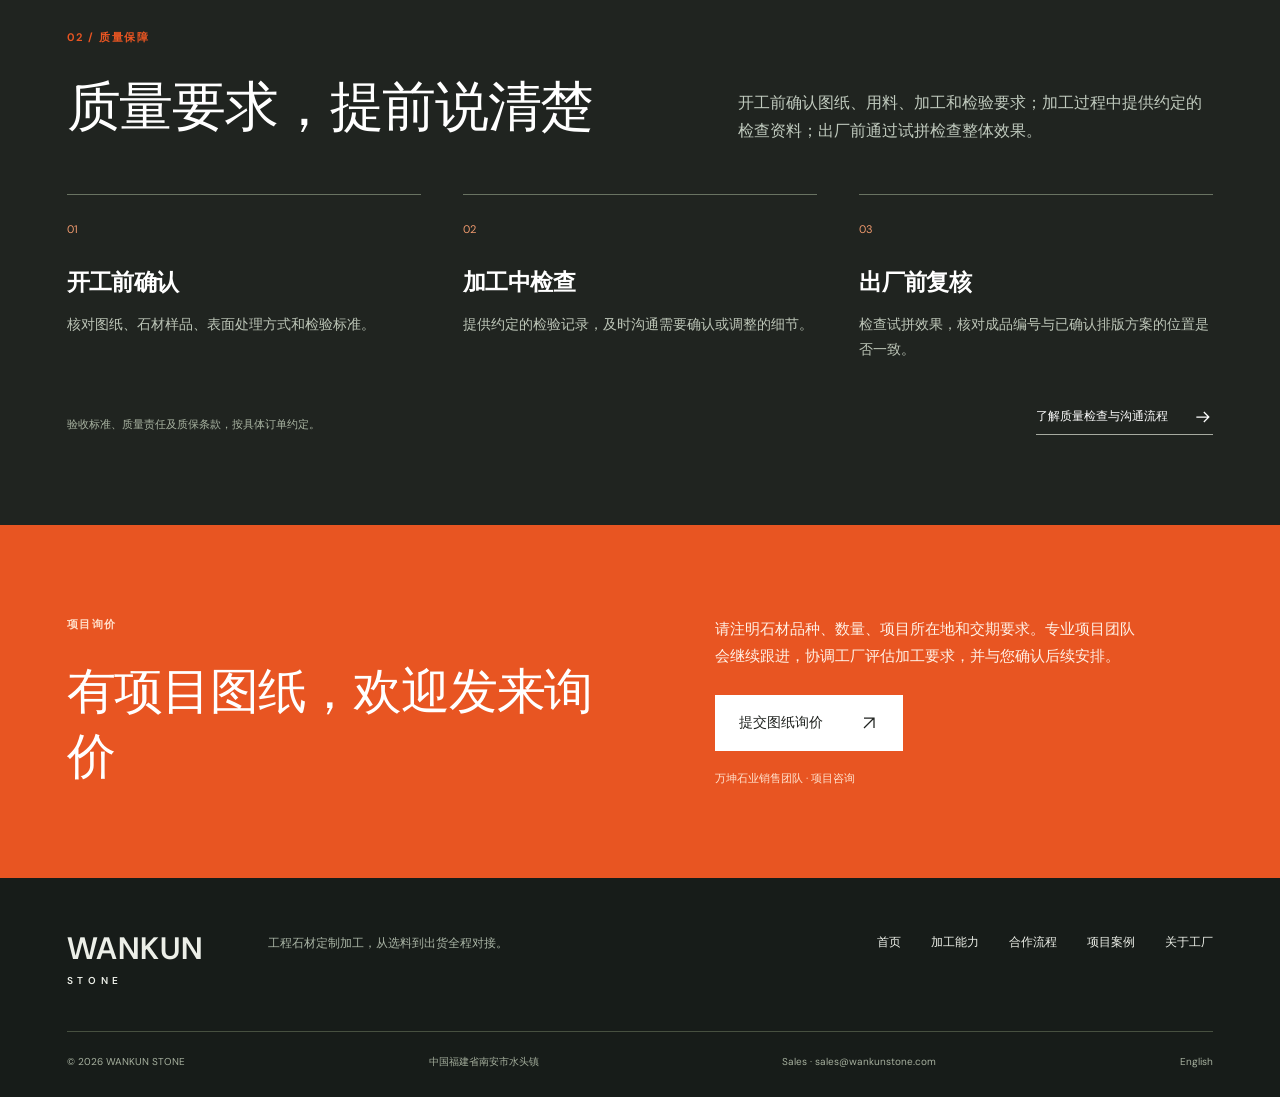
<file: zh/capabilities/index.html>
<!doctype html><html lang="zh-Hans"><head><meta charset="utf-8"/><meta name="viewport" content="width=device-width,initial-scale=1"/><title>万坤石业 · 工程石材定制</title><meta name="description" content="万坤石业提供工程石材加工、质量核查及项目沟通，专业项目团队为您跟进对接。"/><link rel="canonical" href="https://wankunstone.com/zh/capabilities/"/><link rel="alternate" hreflang="en" href="https://wankunstone.com/capabilities/"/><link rel="alternate" hreflang="zh-Hans" href="https://wankunstone.com/zh/capabilities/"/><meta property="og:type" content="website"/><meta property="og:site_name" content="WANKUN STONE"/><meta property="og:title" content="万坤石业 · 工程石材定制"/><meta property="og:description" content="万坤石业提供工程石材加工、质量核查及项目沟通，专业项目团队为您跟进对接。"/><meta property="og:url" content="https://wankunstone.com/zh/capabilities/"/><meta property="og:image" content="https://wankunstone.com/assets/v2/production-floor.jpg"/><link rel="icon" href="/favicon.svg"/><link rel="stylesheet" href="/assets/index-TnXYKel-.css"/><script id="wankun-schema-jsonld" type="application/ld+json">{"@context":"https://schema.org","@graph":[{"@type":["Organization","ManufacturingBusiness"],"@id":"https://wankunstone.com/#organization","name":"WANKUN STONE (Wankun Stone Industry Co., Ltd. / 万坤石业)","url":"https://wankunstone.com/","logo":"https://wankunstone.com/assets/brand-logo.png","image":"https://wankunstone.com/assets/v2/factory-aerial.jpg","description":"Direct architectural and commercial stone fabrication factory in Shuitou, China. Supplying cut-to-size stone, slabs, CNC curved profiles, waterjet stonework, and factory dry-lay verified stone packages for importers, wholesalers, stone contractors, and construction projects worldwide.","address":{"@type":"PostalAddress","addressLocality":"Shuitou, Nan'an, Quanzhou","addressRegion":"Fujian","addressCountry":"CN"},"areaServed":[{"@type":"Place","name":"Worldwide"},{"@type":"Country","name":"Singapore"},{"@type":"Country","name":"Malaysia"},{"@type":"Country","name":"Vietnam"},{"@type":"Country","name":"China"}],"contactPoint":{"@type":"ContactPoint","contactType":"sales and project coordination","name":"Wankun Stone Sales Team","email":"sales@wankunstone.com","availableLanguage":["English","Chinese"]}},{"@type":"Service","@id":"https://wankunstone.com/#service","name":"Custom & Commercial Stone Fabrication for Overseas Projects","provider":{"@id":"https://wankunstone.com/#organization"},"areaServed":["Worldwide","Singapore","Malaysia","Vietnam"],"serviceType":["Cut-to-Size Architectural Stone Supply","Wholesale Marble & Granite Fabrication","CNC Curved & Profiled Stone Machining","Waterjet Stone Medallions & Inlays","Digital Slab Scanning & Pre-Shipment Factory Dry-Lay"]},{"@type":"FAQPage","@id":"https://wankunstone.com/#faq","mainEntity":[{"@type":"Question","name":"What types of stone buyers and overseas projects does Wankun Stone supply?","acceptedAnswer":{"@type":"Answer","text":"Wankun Stone supplies all categories of stone fabrication buyers worldwide, including stone importers and wholesalers, stone sub-contractors, main construction contractors, interior fit-out teams, and developers across commercial buildings, offices, residential projects, retail malls, public works, and hospitality projects."}},{"@type":"Question","name":"How can overseas buyers verify stone quality before shipment from Shuitou, China?","acceptedAnswer":{"@type":"Answer","text":"Every order includes drawing and scope confirmation, slab scanning and layout review before cutting, full-scale factory dry-lay inspection photos, and piece-by-piece numbered crate labelling before dispatch."}}]}]}</script><link rel="stylesheet" href="/assets/home-feature-navigation-20261116.css"/></head><body><div id="root" data-language="zh" data-section="capabilities"><link rel="preload" as="image" href="/assets/brand-logo.png"/><a href="#main" class="skip-link">跳至主要内容</a><header class="site-header"><a class="brand" href="/zh" aria-label="WANKUN STONE"><img src="/assets/brand-logo.png" width="164" height="45" alt="WANKUN STONE 万坤石业"/></a><nav id="main-navigation" class="main-nav" aria-label="主导航"><a href="/zh">首页</a><a href="/zh/capabilities" aria-current="page">加工能力</a><a href="/zh/how-we-work">合作流程</a><a href="/zh/projects">项目案例</a><a href="/zh/about">关于工厂</a><a class="mobile-contact" href="/zh/contact">联系询价</a></nav><div class="header-actions"><a class="language-switch" href="/capabilities" lang="en" aria-label="Switch to English">EN</a><a class="header-cta" href="/zh/contact">联系询价<svg width="20" height="20" viewBox="0 0 24 24" fill="none" stroke="currentColor" stroke-width="1.5" aria-hidden="true"><path d="M6 18 18 6M6 6h12v12"></path></svg></a><button class="menu-toggle" aria-label="打开导航" aria-expanded="false" aria-controls="main-navigation"><span></span><span></span></button></div></header><main id="main"><section class="page-intro section "><span class="eyebrow">加工能力</span><h1>工程石材加工能力</h1><p>承接弧形、异形构件及建筑装饰石材加工。下单前，根据图纸和项目要求确认加工内容、用料及生产安排。</p></section><section class="service-gallery section"><article><button class="photo-button " aria-label="查看大图: 弧形与异形石材"><img src="/assets/capability-profiling.jpg" alt="弧形与异形石材" loading="lazy"/><span class="image-expand"><svg width="20" height="20" viewBox="0 0 24 24" fill="none" stroke="currentColor" stroke-width="1.5" aria-hidden="true"><path d="M6 18 18 6M6 6h12v12"></path></svg></span></button><span class="eyebrow">0<!-- -->1<!-- --> / FABRICATION</span><h2>弧形与异形石材</h2><p>根据图纸评估圆柱、装饰线条和弧形构件的加工要求。</p></article><article><button class="photo-button " aria-label="查看大图: 切割与机加工"><img src="/assets/capability-cnc.jpg" alt="切割与机加工" loading="lazy"/><span class="image-expand"><svg width="20" height="20" viewBox="0 0 24 24" fill="none" stroke="currentColor" stroke-width="1.5" aria-hidden="true"><path d="M6 18 18 6M6 6h12v12"></path></svg></span></button><span class="eyebrow">0<!-- -->2<!-- --> / FABRICATION</span><h2>切割与机加工</h2><p>通过桥切、机加工等工序，按图纸尺寸加工工程构件。</p></article><article><button class="photo-button " aria-label="查看大图: 拼花与装饰细部"><img src="/assets/capability-waterjet.jpg" alt="拼花与装饰细部" loading="lazy"/><span class="image-expand"><svg width="20" height="20" viewBox="0 0 24 24" fill="none" stroke="currentColor" stroke-width="1.5" aria-hidden="true"><path d="M6 18 18 6M6 6h12v12"></path></svg></span></button><span class="eyebrow">0<!-- -->3<!-- --> / FABRICATION</span><h2>拼花与装饰细部</h2><p>通过水刀切割、修整等工序，完成石材拼花和装饰细节。</p></article></section><section class="capacity-brief section"><div><span class="eyebrow">01 / 产能与加工能力</span><h2>根据订单确认产能和交期</h2><p>不同石材、尺寸和工艺所需的加工时间不同，数量与分批交付要求也会影响排期。请先提供以下资料，我们再具体评估生产安排。</p><a class="button " href="/zh/contact">提交图纸，咨询产能与交期<svg width="20" height="20" viewBox="0 0 24 24" fill="none" stroke="currentColor" stroke-width="1.5" aria-hidden="true"><path d="M6 18 18 6M6 6h12v12"></path></svg></a></div><dl><div><dt><span>0<!-- -->1</span>石材与工艺</dt><dd>石材品种、厚度和表面处理要求</dd></div><div><dt><span>0<!-- -->2</span>图纸与尺寸</dt><dd>平面图、剖面图、半径及构件尺寸</dd></div><div><dt><span>0<!-- -->3</span>加工数量</dt><dd>构件清单、面积或件数、分批需求</dd></div><div><dt><span>0<!-- -->4</span>交期要求</dt><dd>希望的交货时间及到货顺序</dd></div></dl></section><section class="quality-section section " id="quality"><div class="section-heading"><span class="eyebrow">02 / 质量保障</span><h2>质量要求，提前说清楚</h2><p>开工前确认图纸、用料、加工和检验要求；加工过程中提供约定的检查资料；出厂前通过试拼检查整体效果。</p></div><div class="quality-checks"><article><span class="check-number">0<!-- -->1</span><h3>开工前确认</h3><p>核对图纸、石材样品、表面处理方式和检验标准。</p></article><article><span class="check-number">0<!-- -->2</span><h3>加工中检查</h3><p>提供约定的检验记录，及时沟通需要确认或调整的细节。</p></article><article><span class="check-number">0<!-- -->3</span><h3>出厂前复核</h3><p>检查试拼效果，核对成品编号与已确认排版方案的位置是否一致。</p></article></div><div class="quality-bottom"><p>验收标准、质量责任及质保条款，按具体订单约定。</p><a class="text-link" href="/zh/how-we-work#quality">了解质量检查与沟通流程<svg width="20" height="20" viewBox="0 0 24 24" fill="none" stroke="currentColor" stroke-width="1.5" aria-hidden="true"><path d="M4 12h15m-6-6 6 6-6 6"></path></svg></a></div></section><section class="project-cta section"><div><span class="eyebrow">项目询价</span><h2>有项目图纸，欢迎发来询价</h2></div><div><p>请注明石材品种、数量、项目所在地和交期要求。专业项目团队会继续跟进，协调工厂评估加工要求，并与您确认后续安排。</p><a class="button button-light" href="/zh/contact">提交图纸询价<svg width="20" height="20" viewBox="0 0 24 24" fill="none" stroke="currentColor" stroke-width="1.5" aria-hidden="true"><path d="M6 18 18 6M6 6h12v12"></path></svg></a><span class="contact-byline">万坤石业销售团队<!-- --> · <!-- -->项目咨询</span></div></section></main><footer class="site-footer"><div class="footer-top"><a href="/zh" class="footer-wordmark">WANKUN<span>STONE</span></a><p>工程石材定制加工，从选料到出货全程对接。</p><div><a href="/zh">首页</a><a href="/zh/capabilities">加工能力</a><a href="/zh/how-we-work">合作流程</a><a href="/zh/projects">项目案例</a><a href="/zh/about">关于工厂</a></div></div><div class="footer-bottom"><span>© <!-- -->2026<!-- --> WANKUN STONE</span><span>中国福建省南安市水头镇</span><a class="contact-email" href="mailto:sales@wankunstone.com">Sales · sales@wankunstone.com</a><a href="/capabilities">English</a></div></footer><dialog class="lightbox" aria-label="查看大图"><button class="lightbox-close" aria-label="关闭">×</button></dialog></div><script type="module" src="/assets/index-C54uIiVH.js"></script></body></html>
</file>
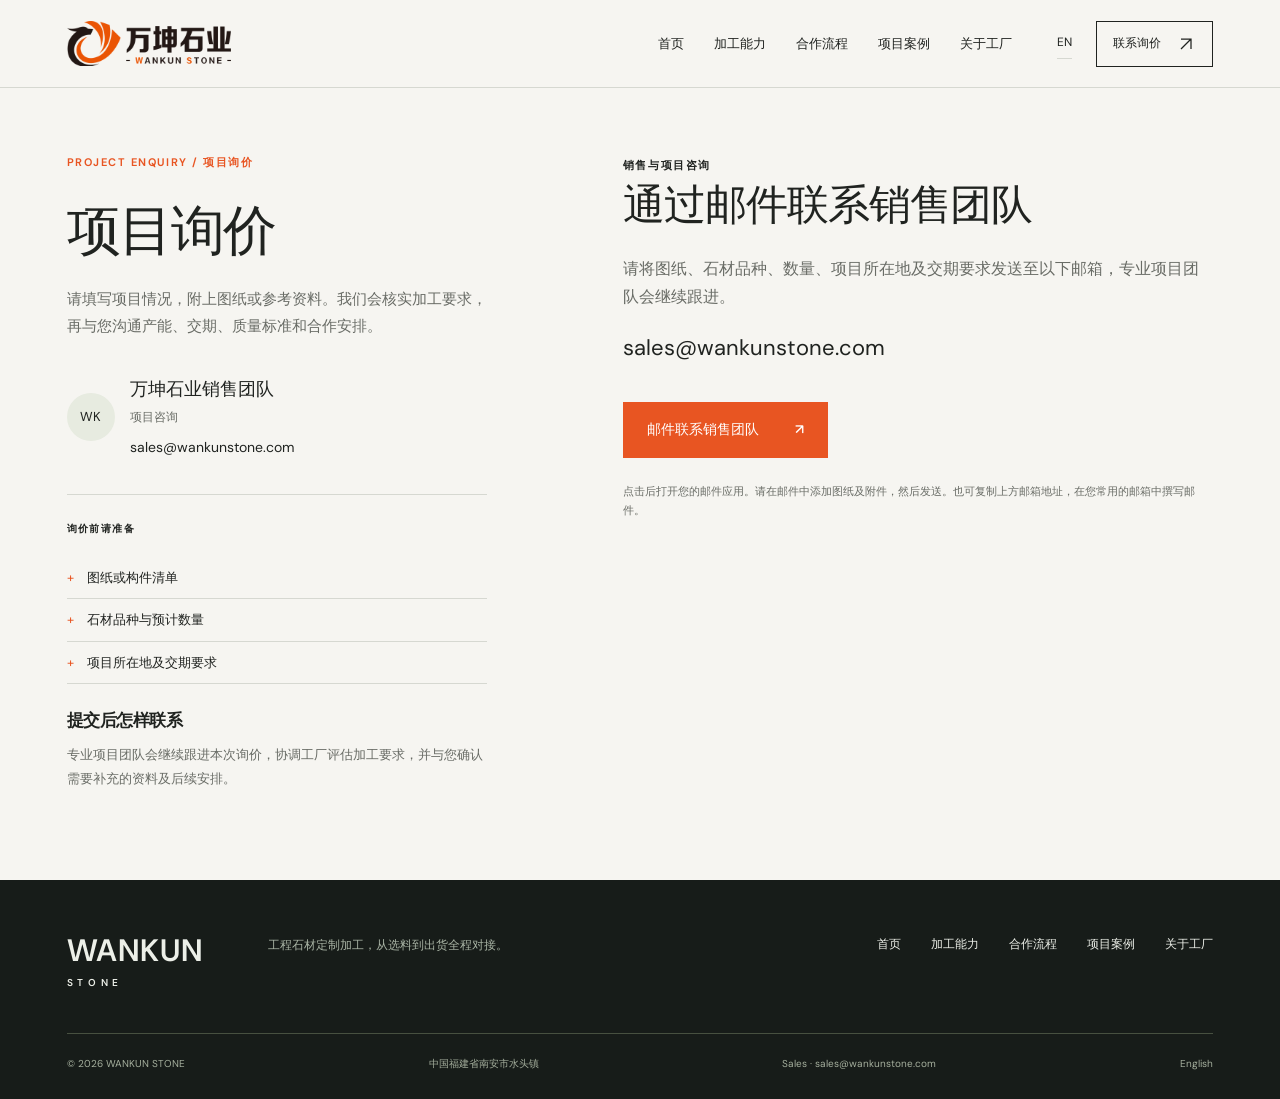
<file: zh/contact/index.html>
<!doctype html><html lang="zh-Hans"><head><meta charset="utf-8"/><meta name="viewport" content="width=device-width,initial-scale=1"/><title>万坤石业 · 工程石材定制</title><meta name="description" content="万坤石业提供工程石材加工、质量核查及项目沟通，专业项目团队为您跟进对接。"/><link rel="canonical" href="https://wankunstone.com/zh/contact/"/><link rel="alternate" hreflang="en" href="https://wankunstone.com/contact/"/><link rel="alternate" hreflang="zh-Hans" href="https://wankunstone.com/zh/contact/"/><meta property="og:type" content="website"/><meta property="og:site_name" content="WANKUN STONE"/><meta property="og:title" content="万坤石业 · 工程石材定制"/><meta property="og:description" content="万坤石业提供工程石材加工、质量核查及项目沟通，专业项目团队为您跟进对接。"/><meta property="og:url" content="https://wankunstone.com/zh/contact/"/><meta property="og:image" content="https://wankunstone.com/assets/v2/production-floor.jpg"/><link rel="icon" href="/favicon.svg"/><link rel="stylesheet" href="/assets/index-TnXYKel-.css"/><script id="wankun-schema-jsonld" type="application/ld+json">{"@context":"https://schema.org","@graph":[{"@type":["Organization","ManufacturingBusiness"],"@id":"https://wankunstone.com/#organization","name":"WANKUN STONE (Wankun Stone Industry Co., Ltd. / 万坤石业)","url":"https://wankunstone.com/","logo":"https://wankunstone.com/assets/brand-logo.png","image":"https://wankunstone.com/assets/v2/factory-aerial.jpg","description":"Direct architectural and commercial stone fabrication factory in Shuitou, China. Supplying cut-to-size stone, slabs, CNC curved profiles, waterjet stonework, and factory dry-lay verified stone packages for importers, wholesalers, stone contractors, and construction projects worldwide.","address":{"@type":"PostalAddress","addressLocality":"Shuitou, Nan'an, Quanzhou","addressRegion":"Fujian","addressCountry":"CN"},"areaServed":[{"@type":"Place","name":"Worldwide"},{"@type":"Country","name":"Singapore"},{"@type":"Country","name":"Malaysia"},{"@type":"Country","name":"Vietnam"},{"@type":"Country","name":"China"}],"contactPoint":{"@type":"ContactPoint","contactType":"sales and project coordination","name":"Wankun Stone Sales Team","email":"sales@wankunstone.com","availableLanguage":["English","Chinese"]}},{"@type":"Service","@id":"https://wankunstone.com/#service","name":"Custom & Commercial Stone Fabrication for Overseas Projects","provider":{"@id":"https://wankunstone.com/#organization"},"areaServed":["Worldwide","Singapore","Malaysia","Vietnam"],"serviceType":["Cut-to-Size Architectural Stone Supply","Wholesale Marble & Granite Fabrication","CNC Curved & Profiled Stone Machining","Waterjet Stone Medallions & Inlays","Digital Slab Scanning & Pre-Shipment Factory Dry-Lay"]},{"@type":"FAQPage","@id":"https://wankunstone.com/#faq","mainEntity":[{"@type":"Question","name":"What types of stone buyers and overseas projects does Wankun Stone supply?","acceptedAnswer":{"@type":"Answer","text":"Wankun Stone supplies all categories of stone fabrication buyers worldwide, including stone importers and wholesalers, stone sub-contractors, main construction contractors, interior fit-out teams, and developers across commercial buildings, offices, residential projects, retail malls, public works, and hospitality projects."}},{"@type":"Question","name":"How can overseas buyers verify stone quality before shipment from Shuitou, China?","acceptedAnswer":{"@type":"Answer","text":"Every order includes drawing and scope confirmation, slab scanning and layout review before cutting, full-scale factory dry-lay inspection photos, and piece-by-piece numbered crate labelling before dispatch."}}]}]}</script><link rel="stylesheet" href="/assets/home-feature-navigation-20261116.css"/></head><body><div id="root" data-language="zh" data-section="contact"><link rel="preload" as="image" href="/assets/brand-logo.png"/><a href="#main" class="skip-link">跳至主要内容</a><header class="site-header"><a class="brand" href="/zh" aria-label="WANKUN STONE"><img src="/assets/brand-logo.png" width="164" height="45" alt="WANKUN STONE 万坤石业"/></a><nav id="main-navigation" class="main-nav" aria-label="主导航"><a href="/zh">首页</a><a href="/zh/capabilities">加工能力</a><a href="/zh/how-we-work">合作流程</a><a href="/zh/projects">项目案例</a><a href="/zh/about">关于工厂</a><a class="mobile-contact" href="/zh/contact">联系询价</a></nav><div class="header-actions"><a class="language-switch" href="/contact" lang="en" aria-label="Switch to English">EN</a><a class="header-cta" href="/zh/contact">联系询价<svg width="20" height="20" viewBox="0 0 24 24" fill="none" stroke="currentColor" stroke-width="1.5" aria-hidden="true"><path d="M6 18 18 6M6 6h12v12"></path></svg></a><button class="menu-toggle" aria-label="打开导航" aria-expanded="false" aria-controls="main-navigation"><span></span><span></span></button></div></header><main id="main"><section class="contact-layout section"><aside><span class="eyebrow">PROJECT ENQUIRY / <!-- -->项目询价</span><h1>项目询价</h1><p>请填写项目情况，附上图纸或参考资料。我们会核实加工要求，再与您沟通产能、交期、质量标准和合作安排。</p><div class="contact-person"><span class="person-mark">WK</span><div><strong>万坤石业销售团队</strong><small>项目咨询</small><a class="contact-email" href="mailto:sales@wankunstone.com">sales@wankunstone.com</a></div></div><div class="contact-preparation"><span class="eyebrow">询价前请准备</span><ul><li>图纸或构件清单</li><li>石材品种与预计数量</li><li>项目所在地及交期要求</li></ul><h3>提交后怎样联系</h3><p>专业项目团队会继续跟进本次询价，协调工厂评估加工要求，并与您确认需要补充的资料及后续安排。</p></div></aside><section class="enquiry-form email-enquiry" aria-labelledby="email-enquiry-title"><span class="eyebrow">销售与项目咨询</span><h2 id="email-enquiry-title">通过邮件联系销售团队</h2><p>请将图纸、石材品种、数量、项目所在地及交期要求发送至以下邮箱，专业项目团队会继续跟进。</p><a class="business-email" href="mailto:sales@wankunstone.com">sales@wankunstone.com</a><a class="button" href="mailto:sales@wankunstone.com?subject=WANKUN%20STONE%20Project%20Enquiry">邮件联系销售团队<span aria-hidden="true">↗</span></a><p class="fine-print">点击后打开您的邮件应用。请在邮件中添加图纸及附件，然后发送。也可复制上方邮箱地址，在您常用的邮箱中撰写邮件。</p></section></section></main><footer class="site-footer"><div class="footer-top"><a href="/zh" class="footer-wordmark">WANKUN<span>STONE</span></a><p>工程石材定制加工，从选料到出货全程对接。</p><div><a href="/zh">首页</a><a href="/zh/capabilities">加工能力</a><a href="/zh/how-we-work">合作流程</a><a href="/zh/projects">项目案例</a><a href="/zh/about">关于工厂</a></div></div><div class="footer-bottom"><span>© <!-- -->2026<!-- --> WANKUN STONE</span><span>中国福建省南安市水头镇</span><a class="contact-email" href="mailto:sales@wankunstone.com">Sales · sales@wankunstone.com</a><a href="/contact">English</a></div></footer><dialog class="lightbox" aria-label="查看大图"><button class="lightbox-close" aria-label="关闭">×</button></dialog></div><script type="module" src="/assets/index-C54uIiVH.js"></script></body></html>
</file>
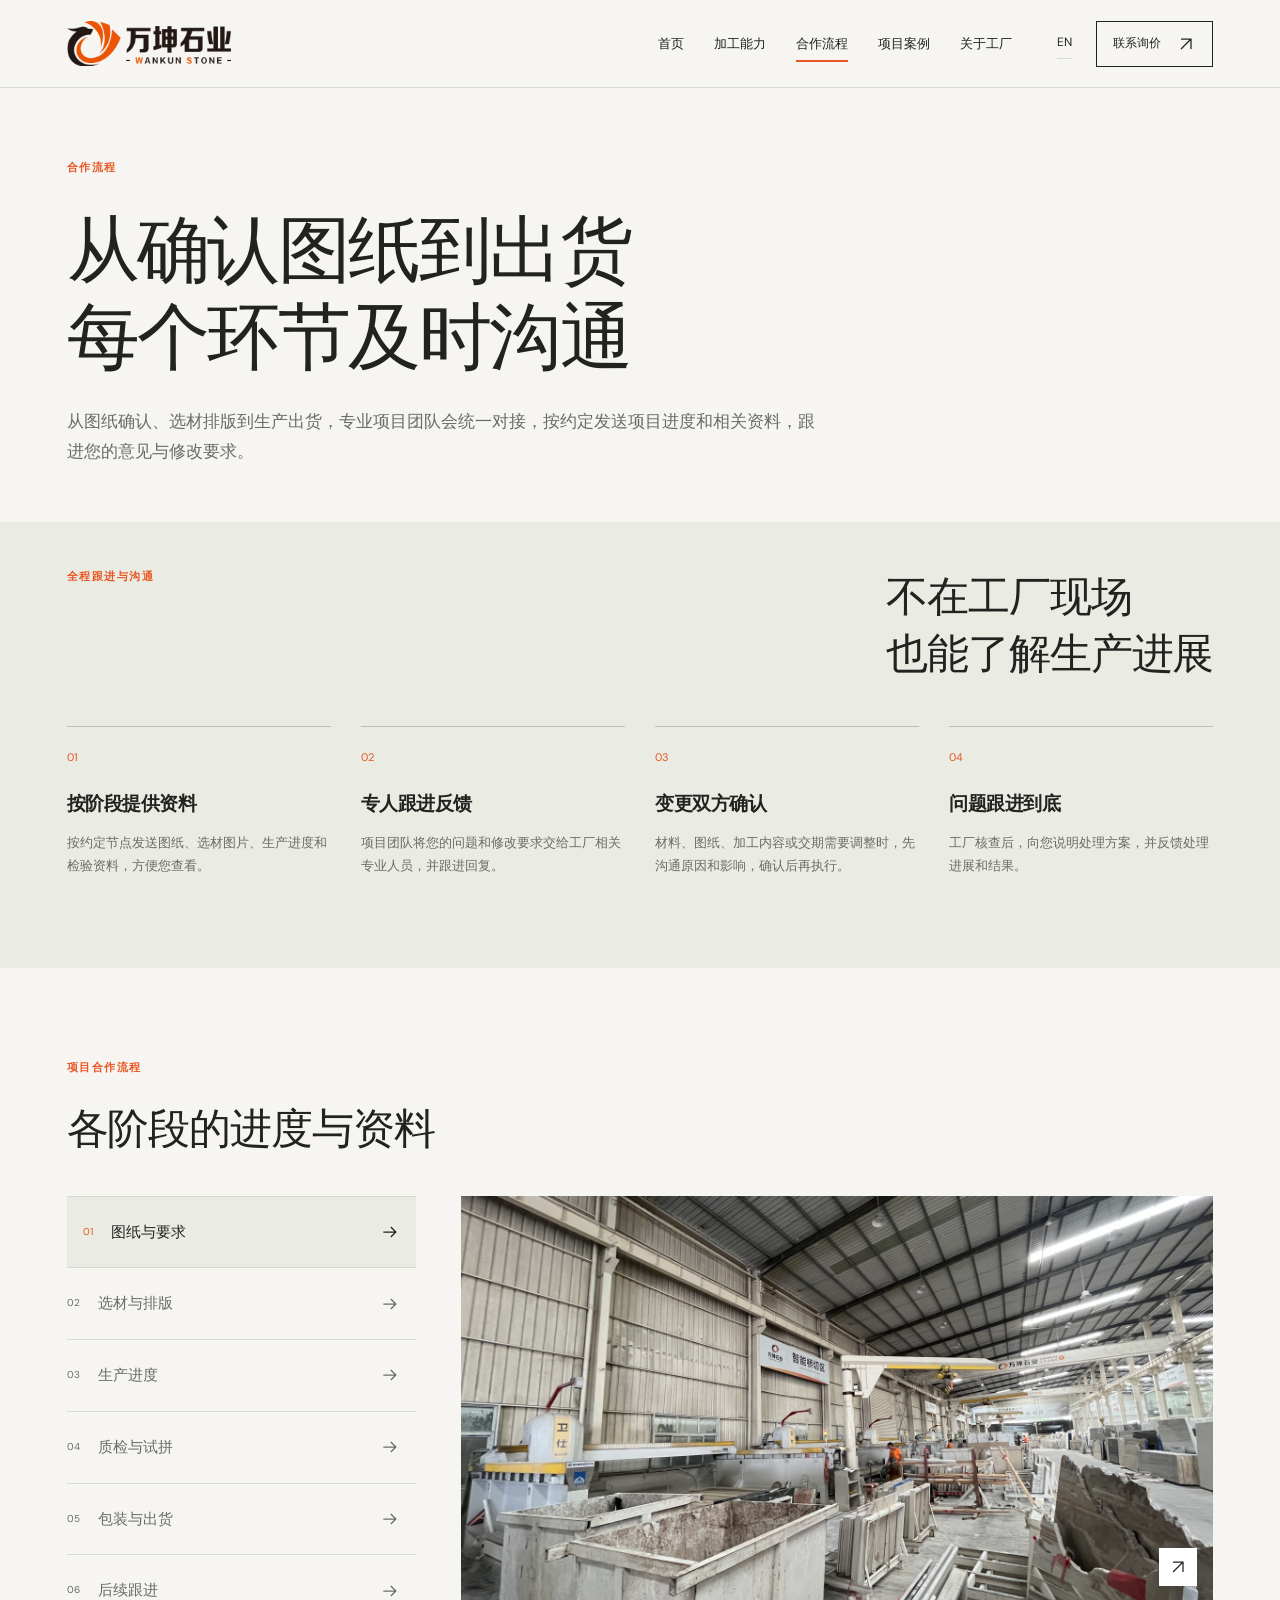
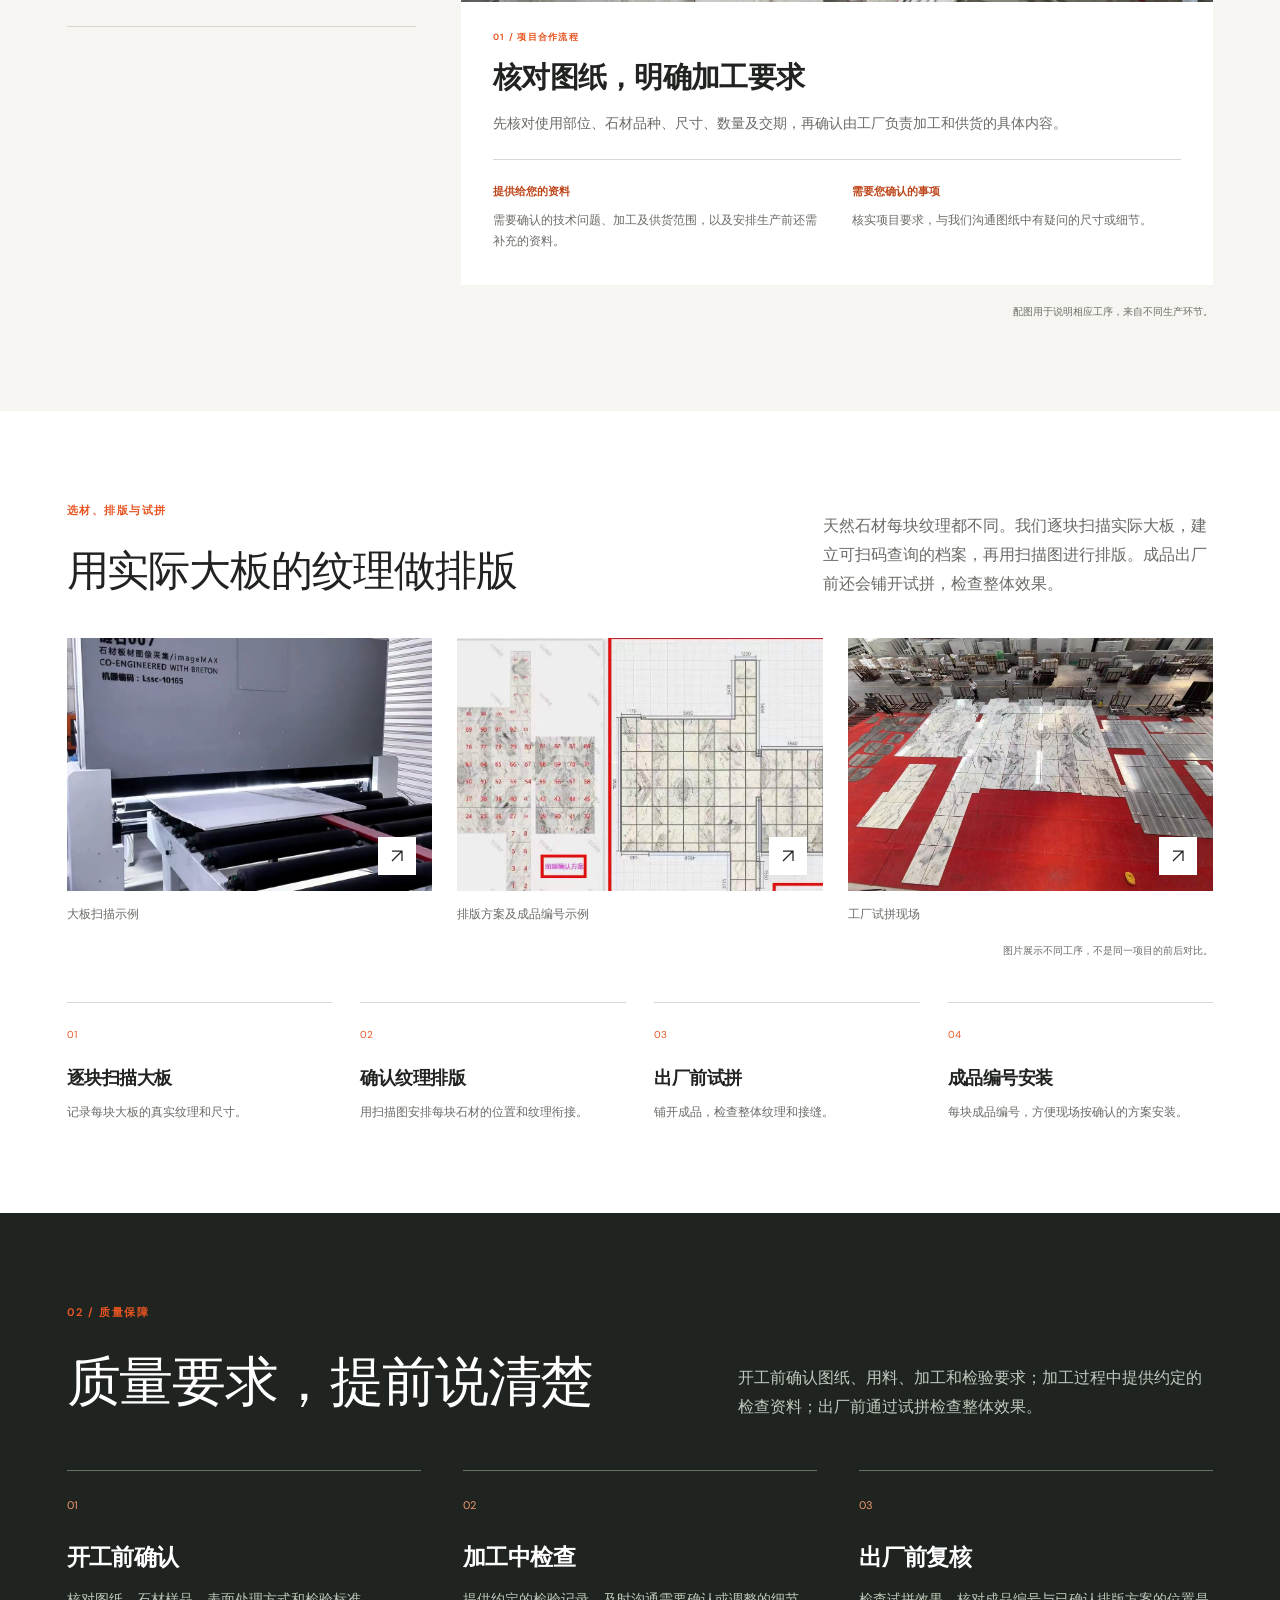
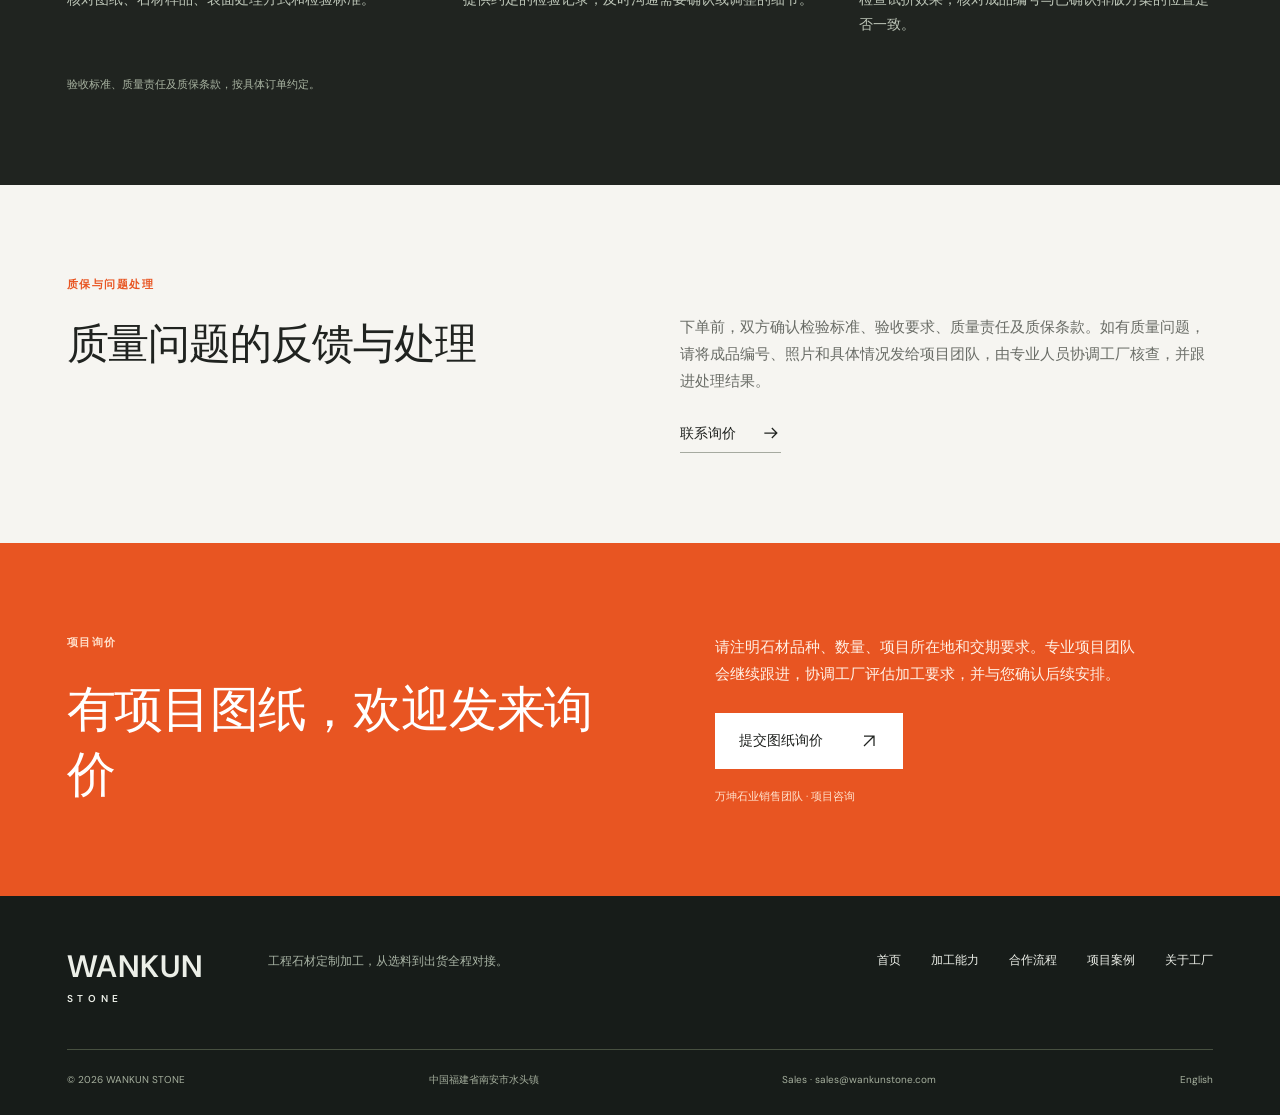
<file: zh/how-we-work/index.html>
<!doctype html><html lang="zh-Hans"><head><meta charset="utf-8"/><meta name="viewport" content="width=device-width,initial-scale=1"/><title>万坤石业 · 工程石材定制</title><meta name="description" content="万坤石业提供工程石材加工、质量核查及项目沟通，专业项目团队为您跟进对接。"/><link rel="canonical" href="https://wankunstone.com/zh/how-we-work/"/><link rel="alternate" hreflang="en" href="https://wankunstone.com/how-we-work/"/><link rel="alternate" hreflang="zh-Hans" href="https://wankunstone.com/zh/how-we-work/"/><meta property="og:type" content="website"/><meta property="og:site_name" content="WANKUN STONE"/><meta property="og:title" content="万坤石业 · 工程石材定制"/><meta property="og:description" content="万坤石业提供工程石材加工、质量核查及项目沟通，专业项目团队为您跟进对接。"/><meta property="og:url" content="https://wankunstone.com/zh/how-we-work/"/><meta property="og:image" content="https://wankunstone.com/assets/v2/production-floor.jpg"/><link rel="icon" href="/favicon.svg"/><link rel="stylesheet" href="/assets/index-TnXYKel-.css"/><script id="wankun-schema-jsonld" type="application/ld+json">{"@context":"https://schema.org","@graph":[{"@type":["Organization","ManufacturingBusiness"],"@id":"https://wankunstone.com/#organization","name":"WANKUN STONE (Wankun Stone Industry Co., Ltd. / 万坤石业)","url":"https://wankunstone.com/","logo":"https://wankunstone.com/assets/brand-logo.png","image":"https://wankunstone.com/assets/v2/factory-aerial.jpg","description":"Direct architectural and commercial stone fabrication factory in Shuitou, China. Supplying cut-to-size stone, slabs, CNC curved profiles, waterjet stonework, and factory dry-lay verified stone packages for importers, wholesalers, stone contractors, and construction projects worldwide.","address":{"@type":"PostalAddress","addressLocality":"Shuitou, Nan'an, Quanzhou","addressRegion":"Fujian","addressCountry":"CN"},"areaServed":[{"@type":"Place","name":"Worldwide"},{"@type":"Country","name":"Singapore"},{"@type":"Country","name":"Malaysia"},{"@type":"Country","name":"Vietnam"},{"@type":"Country","name":"China"}],"contactPoint":{"@type":"ContactPoint","contactType":"sales and project coordination","name":"Wankun Stone Sales Team","email":"sales@wankunstone.com","availableLanguage":["English","Chinese"]}},{"@type":"Service","@id":"https://wankunstone.com/#service","name":"Custom & Commercial Stone Fabrication for Overseas Projects","provider":{"@id":"https://wankunstone.com/#organization"},"areaServed":["Worldwide","Singapore","Malaysia","Vietnam"],"serviceType":["Cut-to-Size Architectural Stone Supply","Wholesale Marble & Granite Fabrication","CNC Curved & Profiled Stone Machining","Waterjet Stone Medallions & Inlays","Digital Slab Scanning & Pre-Shipment Factory Dry-Lay"]},{"@type":"FAQPage","@id":"https://wankunstone.com/#faq","mainEntity":[{"@type":"Question","name":"What types of stone buyers and overseas projects does Wankun Stone supply?","acceptedAnswer":{"@type":"Answer","text":"Wankun Stone supplies all categories of stone fabrication buyers worldwide, including stone importers and wholesalers, stone sub-contractors, main construction contractors, interior fit-out teams, and developers across commercial buildings, offices, residential projects, retail malls, public works, and hospitality projects."}},{"@type":"Question","name":"How can overseas buyers verify stone quality before shipment from Shuitou, China?","acceptedAnswer":{"@type":"Answer","text":"Every order includes drawing and scope confirmation, slab scanning and layout review before cutting, full-scale factory dry-lay inspection photos, and piece-by-piece numbered crate labelling before dispatch."}}]}]}</script><link rel="stylesheet" href="/assets/numbered-headings-20261116.css"/><link rel="stylesheet" href="/assets/home-feature-navigation-20261116.css"/></head><body><div id="root" data-language="zh" data-section="how-we-work"><link rel="preload" as="image" href="/assets/brand-logo.png"/><link rel="preload" as="image" href="/assets/capability-cnc.jpg"/><a href="#main" class="skip-link">跳至主要内容</a><header class="site-header"><a class="brand" href="/zh" aria-label="WANKUN STONE"><img src="/assets/brand-logo.png" width="164" height="45" alt="WANKUN STONE 万坤石业"/></a><nav id="main-navigation" class="main-nav" aria-label="主导航"><a href="/zh">首页</a><a href="/zh/capabilities">加工能力</a><a href="/zh/how-we-work" aria-current="page">合作流程</a><a href="/zh/projects">项目案例</a><a href="/zh/about">关于工厂</a><a class="mobile-contact" href="/zh/contact">联系询价</a></nav><div class="header-actions"><a class="language-switch" href="/how-we-work" lang="en" aria-label="Switch to English">EN</a><a class="header-cta" href="/zh/contact">联系询价<svg width="20" height="20" viewBox="0 0 24 24" fill="none" stroke="currentColor" stroke-width="1.5" aria-hidden="true"><path d="M6 18 18 6M6 6h12v12"></path></svg></a><button class="menu-toggle" aria-label="打开导航" aria-expanded="false" aria-controls="main-navigation"><span></span><span></span></button></div></header><main id="main"><section class="page-intro section "><span class="eyebrow">合作流程</span><h1>从确认图纸到出货
每个环节及时沟通</h1><p>从图纸确认、选材排版到生产出货，专业项目团队会统一对接，按约定发送项目进度和相关资料，跟进您的意见与修改要求。</p></section><section class="communication-section section"><div class="communication-title"><span class="eyebrow">全程跟进与沟通</span><h2>不在工厂现场
也能了解生产进展</h2></div><div class="communication-grid"><article><span>0<!-- -->1</span><h3>按阶段提供资料</h3><p>按约定节点发送图纸、选材图片、生产进度和检验资料，方便您查看。</p></article><article><span>0<!-- -->2</span><h3>专人跟进反馈</h3><p>项目团队将您的问题和修改要求交给工厂相关专业人员，并跟进回复。</p></article><article><span>0<!-- -->3</span><h3>变更双方确认</h3><p>材料、图纸、加工内容或交期需要调整时，先沟通原因和影响，确认后再执行。</p></article><article><span>0<!-- -->4</span><h3>问题跟进到底</h3><p>工厂核查后，向您说明处理方案，并反馈处理进展和结果。</p></article></div></section><section class="process-section section" id="process"><div class="section-heading"><span class="eyebrow">项目合作流程</span><h2>各阶段的进度与资料</h2></div><div class="stage-explorer"><div class="stage-tabs" role="tablist" aria-label="项目合作流程" aria-orientation="vertical"><button role="tab" id="stage-tab-0" aria-selected="true" aria-controls="stage-panel-0"><span>0<!-- -->1</span><strong>图纸与要求</strong><svg width="20" height="20" viewBox="0 0 24 24" fill="none" stroke="currentColor" stroke-width="1.5" aria-hidden="true"><path d="M4 12h15m-6-6 6 6-6 6"></path></svg></button><button role="tab" id="stage-tab-1" aria-selected="false" aria-controls="stage-panel-1"><span>0<!-- -->2</span><strong>选材与排版</strong><svg width="20" height="20" viewBox="0 0 24 24" fill="none" stroke="currentColor" stroke-width="1.5" aria-hidden="true"><path d="M4 12h15m-6-6 6 6-6 6"></path></svg></button><button role="tab" id="stage-tab-2" aria-selected="false" aria-controls="stage-panel-2"><span>0<!-- -->3</span><strong>生产进度</strong><svg width="20" height="20" viewBox="0 0 24 24" fill="none" stroke="currentColor" stroke-width="1.5" aria-hidden="true"><path d="M4 12h15m-6-6 6 6-6 6"></path></svg></button><button role="tab" id="stage-tab-3" aria-selected="false" aria-controls="stage-panel-3"><span>0<!-- -->4</span><strong>质检与试拼</strong><svg width="20" height="20" viewBox="0 0 24 24" fill="none" stroke="currentColor" stroke-width="1.5" aria-hidden="true"><path d="M4 12h15m-6-6 6 6-6 6"></path></svg></button><button role="tab" id="stage-tab-4" aria-selected="false" aria-controls="stage-panel-4"><span>0<!-- -->5</span><strong>包装与出货</strong><svg width="20" height="20" viewBox="0 0 24 24" fill="none" stroke="currentColor" stroke-width="1.5" aria-hidden="true"><path d="M4 12h15m-6-6 6 6-6 6"></path></svg></button><button role="tab" id="stage-tab-5" aria-selected="false" aria-controls="stage-panel-5"><span>0<!-- -->6</span><strong>后续跟进</strong><svg width="20" height="20" viewBox="0 0 24 24" fill="none" stroke="currentColor" stroke-width="1.5" aria-hidden="true"><path d="M4 12h15m-6-6 6 6-6 6"></path></svg></button></div><div class="stage-panel" role="tabpanel" id="stage-panel-0" aria-labelledby="stage-tab-0"><div class="stage-visual"><button class="photo-button" aria-label="查看大图: 核对图纸，明确加工要求"><img src="/assets/capability-cnc.jpg" alt="核对图纸，明确加工要求"/><span class="image-expand"><svg width="20" height="20" viewBox="0 0 24 24" fill="none" stroke="currentColor" stroke-width="1.5" aria-hidden="true"><path d="M6 18 18 6M6 6h12v12"></path></svg></span></button></div><div class="stage-body"><span class="eyebrow">0<!-- -->1<!-- --> / <!-- -->项目合作流程</span><h3>核对图纸，明确加工要求</h3><p>先核对使用部位、石材品种、尺寸、数量及交期，再确认由工厂负责加工和供货的具体内容。</p><div class="stage-deliverables"><div><h4>提供给您的资料</h4><p>需要确认的技术问题、加工及供货范围，以及安排生产前还需补充的资料。</p></div><div><h4>需要您确认的事项</h4><p>核实项目要求，与我们沟通图纸中有疑问的尺寸或细节。</p></div></div></div></div></div><p class="process-note">配图用于说明相应工序，来自不同生产环节。</p></section><section class="vein-section section"><div class="section-heading wide-heading"><div><span class="eyebrow">选材、排版与试拼</span><h2>用实际大板的纹理做排版</h2></div><p>天然石材每块纹理都不同。我们逐块扫描实际大板，建立可扫码查询的档案，再用扫描图进行排版。成品出厂前还会铺开试拼，检查整体效果。</p></div><div class="vein-evidence"><figure><button class="photo-button " aria-label="查看大图: 大板扫描示例"><img src="/assets/v2/slab-scanning.jpg" alt="大板扫描示例" loading="lazy"/><span class="image-expand"><svg width="20" height="20" viewBox="0 0 24 24" fill="none" stroke="currentColor" stroke-width="1.5" aria-hidden="true"><path d="M6 18 18 6M6 6h12v12"></path></svg></span></button><figcaption>大板扫描示例</figcaption></figure><figure><button class="photo-button " aria-label="查看大图: 排版方案及成品编号示例"><img src="/assets/v2/layout-planning.jpg" alt="排版方案及成品编号示例" loading="lazy"/><span class="image-expand"><svg width="20" height="20" viewBox="0 0 24 24" fill="none" stroke="currentColor" stroke-width="1.5" aria-hidden="true"><path d="M6 18 18 6M6 6h12v12"></path></svg></span></button><figcaption>排版方案及成品编号示例</figcaption></figure><figure><button class="photo-button " aria-label="查看大图: 工厂试拼现场"><img src="/assets/v2/dry-lay-overview.jpg" alt="工厂试拼现场" loading="lazy"/><span class="image-expand"><svg width="20" height="20" viewBox="0 0 24 24" fill="none" stroke="currentColor" stroke-width="1.5" aria-hidden="true"><path d="M6 18 18 6M6 6h12v12"></path></svg></span></button><figcaption>工厂试拼现场</figcaption></figure></div><p class="process-note">图片展示不同工序，不是同一项目的前后对比。</p><ol class="vein-steps"><li><span>0<!-- -->1</span><h3>逐块扫描大板</h3><p>记录每块大板的真实纹理和尺寸。</p></li><li><span>0<!-- -->2</span><h3>确认纹理排版</h3><p>用扫描图安排每块石材的位置和纹理衔接。</p></li><li><span>0<!-- -->3</span><h3>出厂前试拼</h3><p>铺开成品，检查整体纹理和接缝。</p></li><li><span>0<!-- -->4</span><h3>成品编号安装</h3><p>每块成品编号，方便现场按确认的方案安装。</p></li></ol></section><section class="quality-section section quality-full" id="quality"><div class="section-heading"><span class="eyebrow">02 / 质量保障</span><h2>质量要求，提前说清楚</h2><p>开工前确认图纸、用料、加工和检验要求；加工过程中提供约定的检查资料；出厂前通过试拼检查整体效果。</p></div><div class="quality-checks"><article><span class="check-number">0<!-- -->1</span><h3>开工前确认</h3><p>核对图纸、石材样品、表面处理方式和检验标准。</p></article><article><span class="check-number">0<!-- -->2</span><h3>加工中检查</h3><p>提供约定的检验记录，及时沟通需要确认或调整的细节。</p></article><article><span class="check-number">0<!-- -->3</span><h3>出厂前复核</h3><p>检查试拼效果，核对成品编号与已确认排版方案的位置是否一致。</p></article></div><div class="quality-bottom"><p>验收标准、质量责任及质保条款，按具体订单约定。</p></div></section><section class="warranty-section section"><span class="eyebrow">质保与问题处理</span><h2>质量问题的反馈与处理</h2><p>下单前，双方确认检验标准、验收要求、质量责任及质保条款。如有质量问题，请将成品编号、照片和具体情况发给项目团队，由专业人员协调工厂核查，并跟进处理结果。</p><a class="text-link" href="/zh/contact">联系询价<svg width="20" height="20" viewBox="0 0 24 24" fill="none" stroke="currentColor" stroke-width="1.5" aria-hidden="true"><path d="M4 12h15m-6-6 6 6-6 6"></path></svg></a></section><section class="project-cta section"><div><span class="eyebrow">项目询价</span><h2>有项目图纸，欢迎发来询价</h2></div><div><p>请注明石材品种、数量、项目所在地和交期要求。专业项目团队会继续跟进，协调工厂评估加工要求，并与您确认后续安排。</p><a class="button button-light" href="/zh/contact">提交图纸询价<svg width="20" height="20" viewBox="0 0 24 24" fill="none" stroke="currentColor" stroke-width="1.5" aria-hidden="true"><path d="M6 18 18 6M6 6h12v12"></path></svg></a><span class="contact-byline">万坤石业销售团队<!-- --> · <!-- -->项目咨询</span></div></section></main><footer class="site-footer"><div class="footer-top"><a href="/zh" class="footer-wordmark">WANKUN<span>STONE</span></a><p>工程石材定制加工，从选料到出货全程对接。</p><div><a href="/zh">首页</a><a href="/zh/capabilities">加工能力</a><a href="/zh/how-we-work">合作流程</a><a href="/zh/projects">项目案例</a><a href="/zh/about">关于工厂</a></div></div><div class="footer-bottom"><span>© <!-- -->2026<!-- --> WANKUN STONE</span><span>中国福建省南安市水头镇</span><a class="contact-email" href="mailto:sales@wankunstone.com">Sales · sales@wankunstone.com</a><a href="/how-we-work">English</a></div></footer><dialog class="lightbox" aria-label="查看大图"><button class="lightbox-close" aria-label="关闭">×</button></dialog></div><script type="module" src="/assets/index-C54uIiVH.js"></script></body></html>
</file>
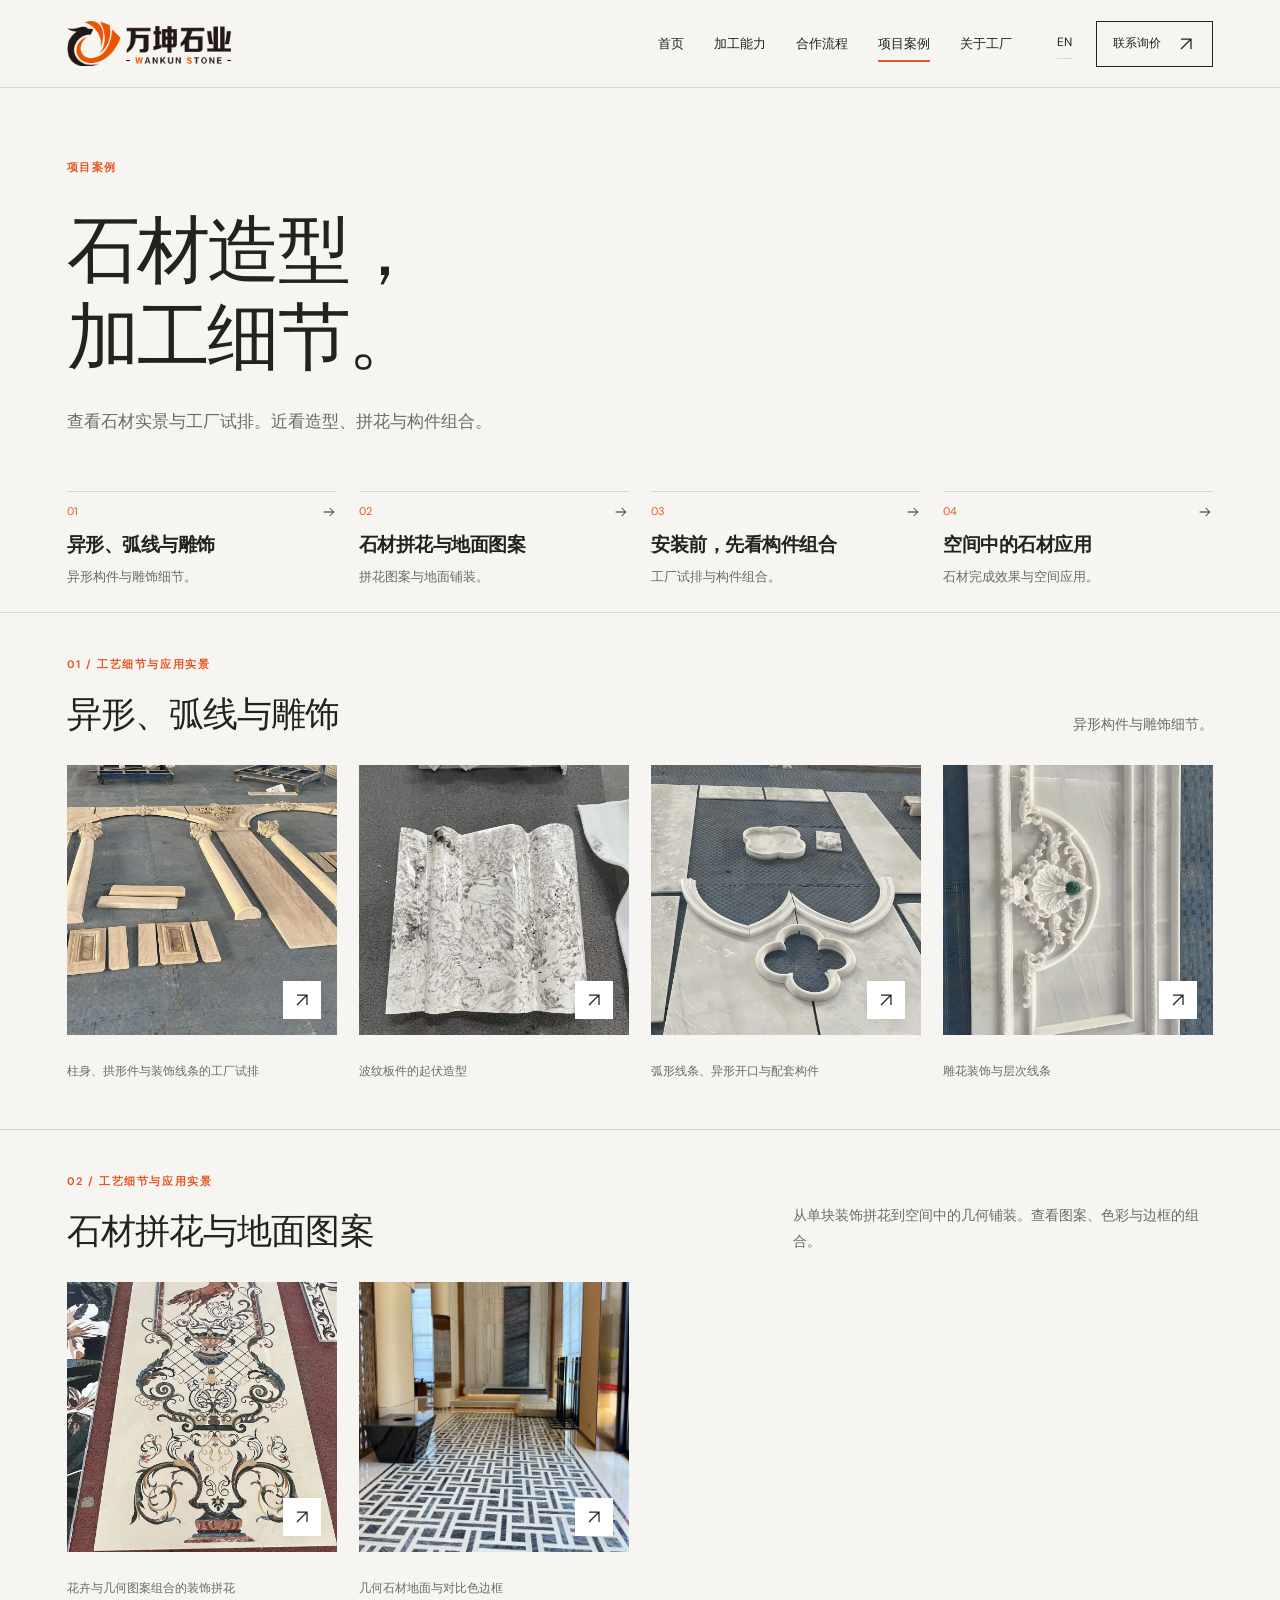
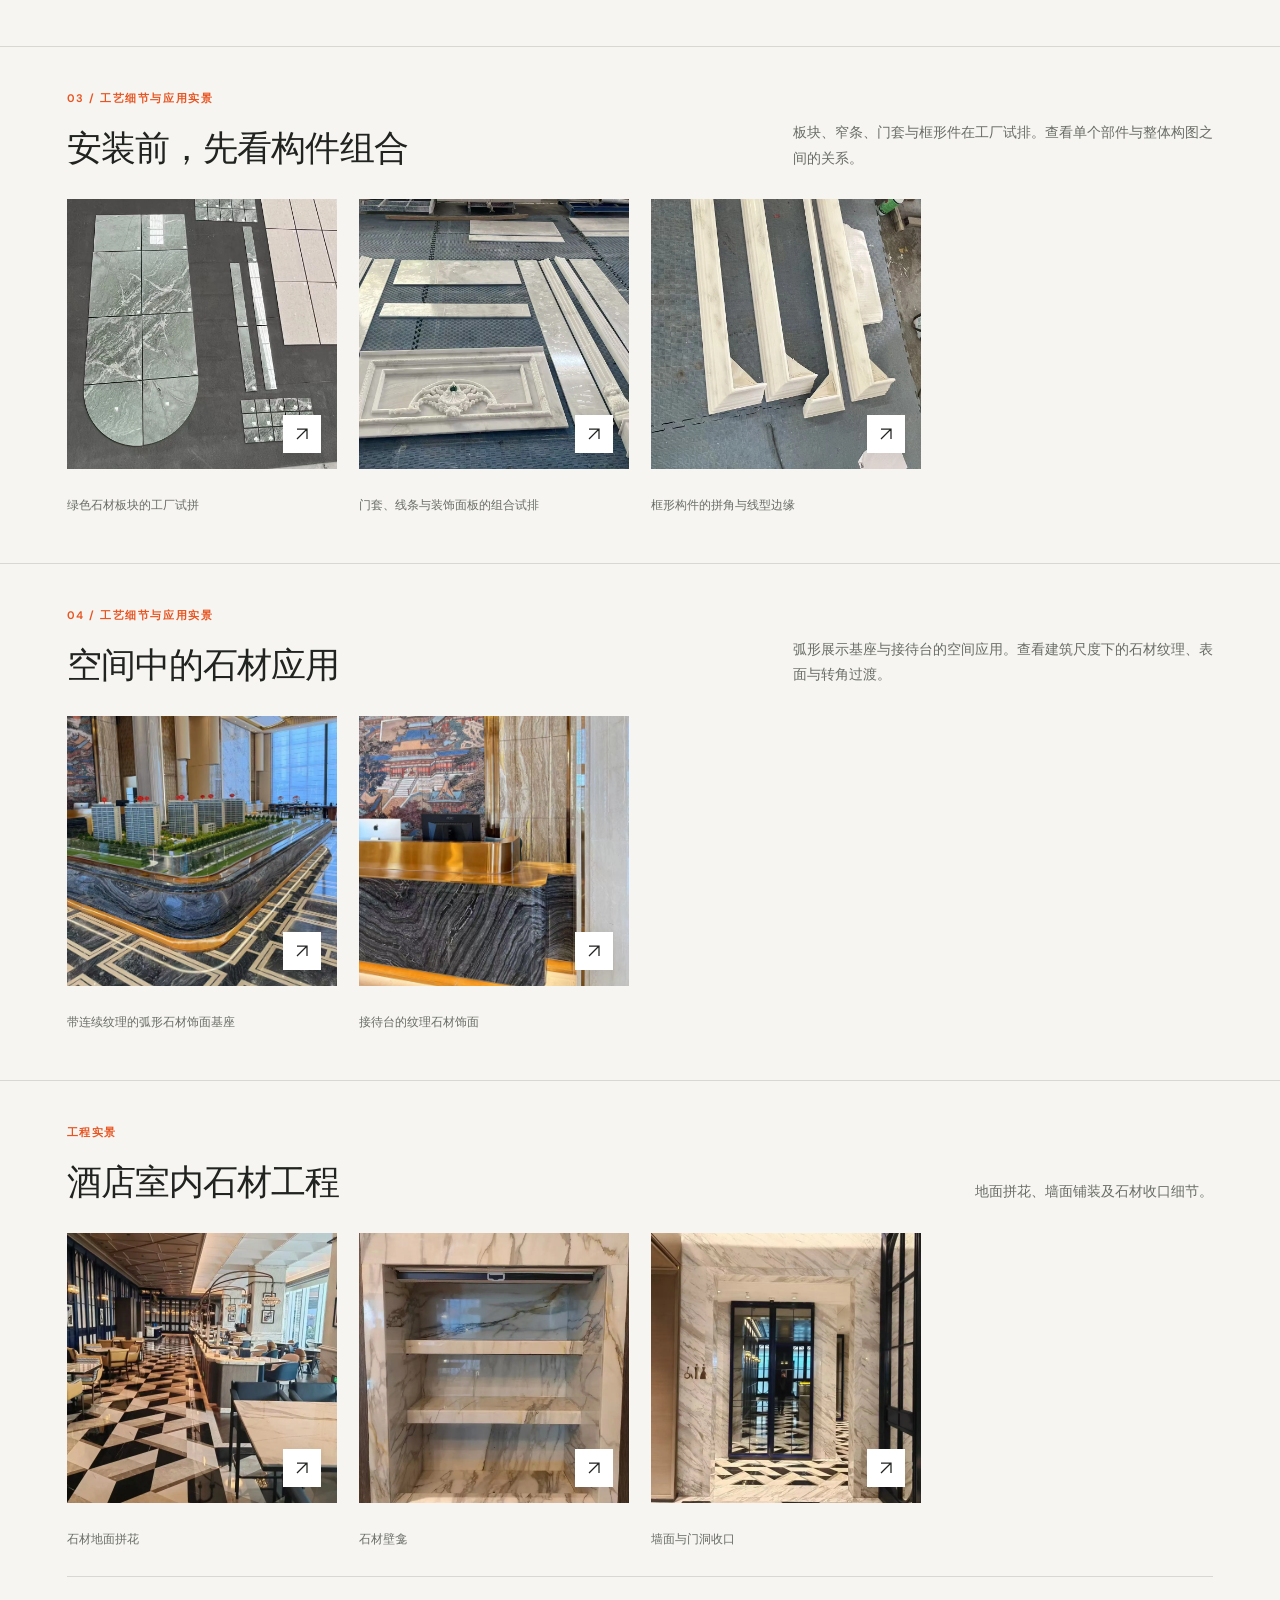
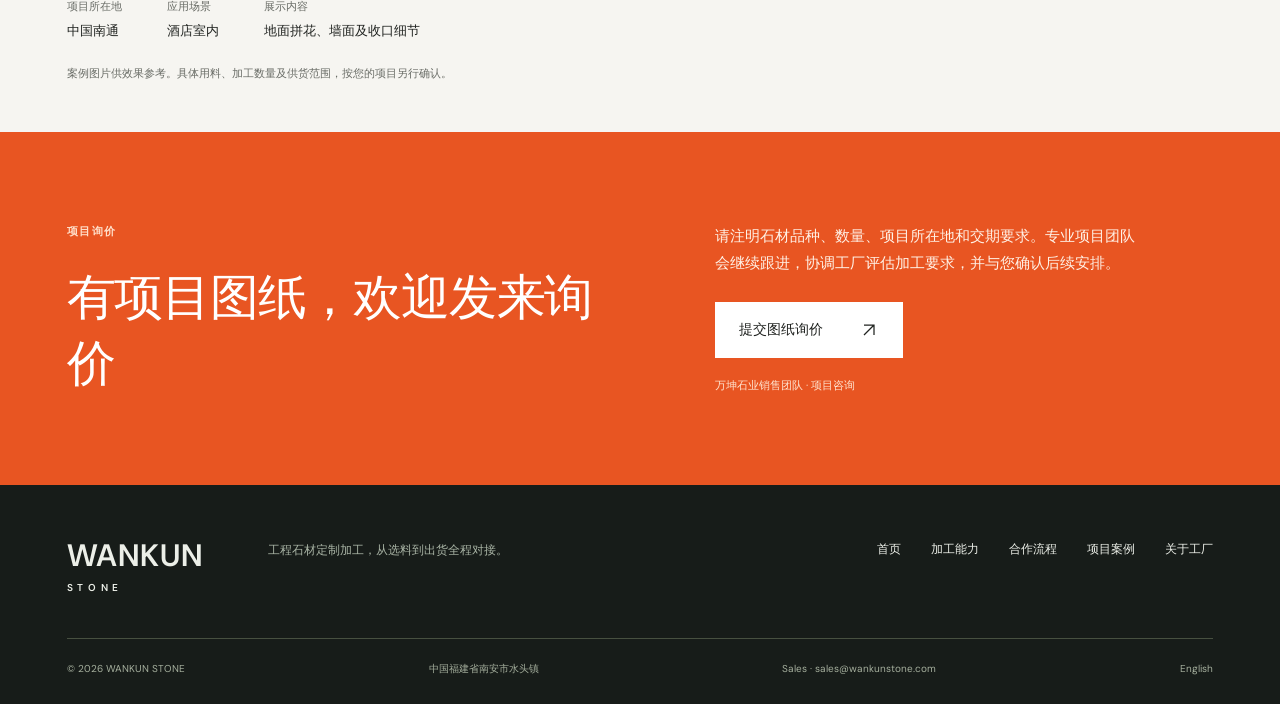
<file: zh/projects/index.html>
<!doctype html><html lang="zh-Hans"><head><meta charset="utf-8"/><meta name="viewport" content="width=device-width,initial-scale=1"/><title>万坤石业 · 工程石材定制</title><meta name="description" content="查看异形构件、雕饰线条、装饰拼花、工厂试拼与石材应用实景。"/><link rel="canonical" href="https://wankunstone.com/zh/projects/"/><link rel="alternate" hreflang="en" href="https://wankunstone.com/projects/"/><link rel="alternate" hreflang="zh-Hans" href="https://wankunstone.com/zh/projects/"/><meta property="og:type" content="website"/><meta property="og:site_name" content="WANKUN STONE"/><meta property="og:title" content="万坤石业 · 工程石材定制"/><meta property="og:description" content="查看异形构件、雕饰线条、装饰拼花、工厂试拼与石材应用实景。"/><meta property="og:url" content="https://wankunstone.com/zh/projects/"/><meta property="og:image" content="https://wankunstone.com/assets/v2/production-floor.jpg"/><link rel="icon" href="/favicon.svg"/><link rel="stylesheet" href="/assets/index-TnXYKel-.css"/><script id="wankun-schema-jsonld" type="application/ld+json">{"@context":"https://schema.org","@graph":[{"@type":["Organization","ManufacturingBusiness"],"@id":"https://wankunstone.com/#organization","name":"WANKUN STONE (Wankun Stone Industry Co., Ltd. / 万坤石业)","url":"https://wankunstone.com/","logo":"https://wankunstone.com/assets/brand-logo.png","image":"https://wankunstone.com/assets/v2/factory-aerial.jpg","description":"Direct architectural and commercial stone fabrication factory in Shuitou, China. Supplying cut-to-size stone, slabs, CNC curved profiles, waterjet stonework, and factory dry-lay verified stone packages for importers, wholesalers, stone contractors, and construction projects worldwide.","address":{"@type":"PostalAddress","addressLocality":"Shuitou, Nan'an, Quanzhou","addressRegion":"Fujian","addressCountry":"CN"},"areaServed":[{"@type":"Place","name":"Worldwide"},{"@type":"Country","name":"Singapore"},{"@type":"Country","name":"Malaysia"},{"@type":"Country","name":"Vietnam"},{"@type":"Country","name":"China"}],"contactPoint":{"@type":"ContactPoint","contactType":"sales and project coordination","name":"Wankun Stone Sales Team","email":"sales@wankunstone.com","availableLanguage":["English","Chinese"]}},{"@type":"Service","@id":"https://wankunstone.com/#service","name":"Custom & Commercial Stone Fabrication for Overseas Projects","provider":{"@id":"https://wankunstone.com/#organization"},"areaServed":["Worldwide","Singapore","Malaysia","Vietnam"],"serviceType":["Cut-to-Size Architectural Stone Supply","Wholesale Marble & Granite Fabrication","CNC Curved & Profiled Stone Machining","Waterjet Stone Medallions & Inlays","Digital Slab Scanning & Pre-Shipment Factory Dry-Lay"]},{"@type":"FAQPage","@id":"https://wankunstone.com/#faq","mainEntity":[{"@type":"Question","name":"What types of stone buyers and overseas projects does Wankun Stone supply?","acceptedAnswer":{"@type":"Answer","text":"Wankun Stone supplies all categories of stone fabrication buyers worldwide, including stone importers and wholesalers, stone sub-contractors, main construction contractors, interior fit-out teams, and developers across commercial buildings, offices, residential projects, retail malls, public works, and hospitality projects."}},{"@type":"Question","name":"How can overseas buyers verify stone quality before shipment from Shuitou, China?","acceptedAnswer":{"@type":"Answer","text":"Every order includes drawing and scope confirmation, slab scanning and layout review before cutting, full-scale factory dry-lay inspection photos, and piece-by-piece numbered crate labelling before dispatch."}}]}]}</script><link rel="stylesheet" href="/assets/numbered-headings-20261116.css"/><link rel="stylesheet" href="/assets/home-feature-navigation-20261116.css"/><link rel="stylesheet" href="/assets/project-intro-complement-20261116.css"/><link rel="stylesheet" href="/assets/project-subtitle-notes-20261116.css"/><link rel="stylesheet" href="/assets/project-first-screen-20261116.css"/><link rel="stylesheet" href="/assets/project-intro-spacing-20261116.css"/><link rel="stylesheet" href="/assets/project-gallery-heading-20261116.css"/></head><body><div id="root" data-language="zh" data-section="projects"><link rel="preload" as="image" href="/assets/brand-logo.png"/><link rel="preload" as="image" href="/assets/v3/columns-and-arches.webp" fetchPriority="high"/><a href="#main" class="skip-link">跳至主要内容</a><header class="site-header"><a class="brand" href="/zh" aria-label="WANKUN STONE"><img src="/assets/brand-logo.png" width="164" height="45" alt="WANKUN STONE 万坤石业"/></a><nav id="main-navigation" class="main-nav" aria-label="主导航"><a href="/zh">首页</a><a href="/zh/capabilities">加工能力</a><a href="/zh/how-we-work">合作流程</a><a href="/zh/projects" aria-current="page">项目案例</a><a href="/zh/about">关于工厂</a><a class="mobile-contact" href="/zh/contact">联系询价</a></nav><div class="header-actions"><a class="language-switch" href="/projects" lang="en" aria-label="Switch to English">EN</a><a class="header-cta" href="/zh/contact">联系询价<svg width="20" height="20" viewBox="0 0 24 24" fill="none" stroke="currentColor" stroke-width="1.5" aria-hidden="true"><path d="M6 18 18 6M6 6h12v12"></path></svg></a><button class="menu-toggle" aria-label="打开导航" aria-expanded="false" aria-controls="main-navigation"><span></span><span></span></button></div></header><main id="main"><section class="page-intro section portfolio-intro"><span class="eyebrow">项目案例</span><h1>石材造型，
加工细节。</h1><p>查看石材实景与工厂试排。近看造型、拼花与构件组合。</p></section><nav class="craft-index section" aria-label="浏览工艺图片"><a href="#shaped-components"><span class="craft-index-number">0<!-- -->1</span><strong class="craft-index-title">异形、弧线与雕饰</strong><p class="craft-index-description">异形构件与雕饰细节。</p><svg width="20" height="20" viewBox="0 0 24 24" fill="none" stroke="currentColor" stroke-width="1.5" aria-hidden="true"><path d="M4 12h15m-6-6 6 6-6 6"></path></svg></a><a href="#patterned-surfaces"><span class="craft-index-number">0<!-- -->2</span><strong class="craft-index-title">石材拼花与地面图案</strong><p class="craft-index-description">拼花图案与地面铺装。</p><svg width="20" height="20" viewBox="0 0 24 24" fill="none" stroke="currentColor" stroke-width="1.5" aria-hidden="true"><path d="M4 12h15m-6-6 6 6-6 6"></path></svg></a><a href="#factory-layouts"><span class="craft-index-number">0<!-- -->3</span><strong class="craft-index-title">安装前，先看构件组合</strong><p class="craft-index-description">工厂试排与构件组合。</p><svg width="20" height="20" viewBox="0 0 24 24" fill="none" stroke="currentColor" stroke-width="1.5" aria-hidden="true"><path d="M4 12h15m-6-6 6 6-6 6"></path></svg></a><a href="#stone-applications"><span class="craft-index-number">0<!-- -->4</span><strong class="craft-index-title">空间中的石材应用</strong><p class="craft-index-description">石材完成效果与空间应用。</p><svg width="20" height="20" viewBox="0 0 24 24" fill="none" stroke="currentColor" stroke-width="1.5" aria-hidden="true"><path d="M4 12h15m-6-6 6 6-6 6"></path></svg></a></nav><section class="craft-section section" id="shaped-components" aria-labelledby="shaped-components-title"><div class="craft-heading"><div><span class="eyebrow">0<!-- -->1<!-- --> / <!-- -->工艺细节与应用实景</span><h2 id="shaped-components-title">异形、弧线与雕饰</h2></div><p>异形构件与雕饰细节。</p></div><div class="craft-grid"><figure><button class="photo-button craft-photo" aria-label="查看大图: 柱身、拱形件与装饰线条的工厂试排"><img src="/assets/v3/columns-and-arches.webp" alt="柱身、拱形件与装饰线条的工厂试排" loading="eager" fetchPriority="high" style="object-position:50% 50%"/><span class="image-expand"><svg width="20" height="20" viewBox="0 0 24 24" fill="none" stroke="currentColor" stroke-width="1.5" aria-hidden="true"><path d="M6 18 18 6M6 6h12v12"></path></svg></span></button><figcaption>柱身、拱形件与装饰线条的工厂试排</figcaption></figure><figure><button class="photo-button craft-photo" aria-label="查看大图: 波纹板件的起伏造型"><img src="/assets/v3/wave-profile.webp" alt="波纹板件的起伏造型" loading="lazy" style="object-position:50% 30%"/><span class="image-expand"><svg width="20" height="20" viewBox="0 0 24 24" fill="none" stroke="currentColor" stroke-width="1.5" aria-hidden="true"><path d="M6 18 18 6M6 6h12v12"></path></svg></span></button><figcaption>波纹板件的起伏造型</figcaption></figure><figure><button class="photo-button craft-photo" aria-label="查看大图: 弧形线条、异形开口与配套构件"><img src="/assets/v3/arched-profiles.webp" alt="弧形线条、异形开口与配套构件" loading="lazy" style="object-position:50% 50%"/><span class="image-expand"><svg width="20" height="20" viewBox="0 0 24 24" fill="none" stroke="currentColor" stroke-width="1.5" aria-hidden="true"><path d="M6 18 18 6M6 6h12v12"></path></svg></span></button><figcaption>弧形线条、异形开口与配套构件</figcaption></figure><figure><button class="photo-button craft-photo" aria-label="查看大图: 雕花装饰与层次线条"><img src="/assets/v3/carved-panel.webp" alt="雕花装饰与层次线条" loading="lazy" style="object-position:50% 50%"/><span class="image-expand"><svg width="20" height="20" viewBox="0 0 24 24" fill="none" stroke="currentColor" stroke-width="1.5" aria-hidden="true"><path d="M6 18 18 6M6 6h12v12"></path></svg></span></button><figcaption>雕花装饰与层次线条</figcaption></figure></div></section><section class="craft-section section" id="patterned-surfaces" aria-labelledby="patterned-surfaces-title"><div class="craft-heading"><div><span class="eyebrow">0<!-- -->2<!-- --> / <!-- -->工艺细节与应用实景</span><h2 id="patterned-surfaces-title">石材拼花与地面图案</h2></div><p>从单块装饰拼花到空间中的几何铺装。查看图案、色彩与边框的组合。</p></div><div class="craft-grid"><figure><button class="photo-button craft-photo" aria-label="查看大图: 花卉与几何图案组合的装饰拼花"><img src="/assets/v3/decorative-inlay.webp" alt="花卉与几何图案组合的装饰拼花" loading="lazy" style="object-position:50% 50%"/><span class="image-expand"><svg width="20" height="20" viewBox="0 0 24 24" fill="none" stroke="currentColor" stroke-width="1.5" aria-hidden="true"><path d="M6 18 18 6M6 6h12v12"></path></svg></span></button><figcaption>花卉与几何图案组合的装饰拼花</figcaption></figure><figure><button class="photo-button craft-photo" aria-label="查看大图: 几何石材地面与对比色边框"><img src="/assets/v3/geometric-floor.webp" alt="几何石材地面与对比色边框" loading="lazy" style="object-position:50% 85%"/><span class="image-expand"><svg width="20" height="20" viewBox="0 0 24 24" fill="none" stroke="currentColor" stroke-width="1.5" aria-hidden="true"><path d="M6 18 18 6M6 6h12v12"></path></svg></span></button><figcaption>几何石材地面与对比色边框</figcaption></figure></div></section><section class="craft-section section" id="factory-layouts" aria-labelledby="factory-layouts-title"><div class="craft-heading"><div><span class="eyebrow">0<!-- -->3<!-- --> / <!-- -->工艺细节与应用实景</span><h2 id="factory-layouts-title">安装前，先看构件组合</h2></div><p>板块、窄条、门套与框形件在工厂试排。查看单个部件与整体构图之间的关系。</p></div><div class="craft-grid"><figure><button class="photo-button craft-photo" aria-label="查看大图: 绿色石材板块的工厂试拼"><img src="/assets/v3/green-stone-dry-lay.webp" alt="绿色石材板块的工厂试拼" loading="lazy" style="object-position:50% 85%"/><span class="image-expand"><svg width="20" height="20" viewBox="0 0 24 24" fill="none" stroke="currentColor" stroke-width="1.5" aria-hidden="true"><path d="M6 18 18 6M6 6h12v12"></path></svg></span></button><figcaption>绿色石材板块的工厂试拼</figcaption></figure><figure><button class="photo-button craft-photo" aria-label="查看大图: 门套、线条与装饰面板的组合试排"><img src="/assets/v3/door-surround-dry-lay.webp" alt="门套、线条与装饰面板的组合试排" loading="lazy" style="object-position:50% 50%"/><span class="image-expand"><svg width="20" height="20" viewBox="0 0 24 24" fill="none" stroke="currentColor" stroke-width="1.5" aria-hidden="true"><path d="M6 18 18 6M6 6h12v12"></path></svg></span></button><figcaption>门套、线条与装饰面板的组合试排</figcaption></figure><figure><button class="photo-button craft-photo" aria-label="查看大图: 框形构件的拼角与线型边缘"><img src="/assets/v3/frame-joints.webp" alt="框形构件的拼角与线型边缘" loading="lazy" style="object-position:50% 68%"/><span class="image-expand"><svg width="20" height="20" viewBox="0 0 24 24" fill="none" stroke="currentColor" stroke-width="1.5" aria-hidden="true"><path d="M6 18 18 6M6 6h12v12"></path></svg></span></button><figcaption>框形构件的拼角与线型边缘</figcaption></figure></div></section><section class="craft-section section" id="stone-applications" aria-labelledby="stone-applications-title"><div class="craft-heading"><div><span class="eyebrow">0<!-- -->4<!-- --> / <!-- -->工艺细节与应用实景</span><h2 id="stone-applications-title">空间中的石材应用</h2></div><p>弧形展示基座与接待台的空间应用。查看建筑尺度下的石材纹理、表面与转角过渡。</p></div><div class="craft-grid"><figure><button class="photo-button craft-photo" aria-label="查看大图: 带连续纹理的弧形石材饰面基座"><img src="/assets/v3/curved-stone-base.webp" alt="带连续纹理的弧形石材饰面基座" loading="lazy" style="object-position:50% 85%"/><span class="image-expand"><svg width="20" height="20" viewBox="0 0 24 24" fill="none" stroke="currentColor" stroke-width="1.5" aria-hidden="true"><path d="M6 18 18 6M6 6h12v12"></path></svg></span></button><figcaption>带连续纹理的弧形石材饰面基座</figcaption></figure><figure><button class="photo-button craft-photo" aria-label="查看大图: 接待台的纹理石材饰面"><img src="/assets/v3/reception-counter.webp" alt="接待台的纹理石材饰面" loading="lazy" style="object-position:50% 85%"/><span class="image-expand"><svg width="20" height="20" viewBox="0 0 24 24" fill="none" stroke="currentColor" stroke-width="1.5" aria-hidden="true"><path d="M6 18 18 6M6 6h12v12"></path></svg></span></button><figcaption>接待台的纹理石材饰面</figcaption></figure></div></section><section class="project-page section existing-project"><div class="craft-heading"><div><span class="eyebrow">工程实景</span><h2>酒店室内石材工程</h2></div><p>地面拼花、墙面铺装及石材收口细节。</p></div><div class="craft-grid"><figure><button class="photo-button craft-photo" aria-label="查看大图: 石材地面拼花"><img src="/assets/project-hotel-floor.jpg" alt="石材地面拼花" loading="lazy" style="object-position:50% 65%"/><span class="image-expand"><svg width="20" height="20" viewBox="0 0 24 24" fill="none" stroke="currentColor" stroke-width="1.5" aria-hidden="true"><path d="M6 18 18 6M6 6h12v12"></path></svg></span></button><figcaption>石材地面拼花</figcaption></figure><figure><button class="photo-button craft-photo" aria-label="查看大图: 石材壁龛"><img src="/assets/v2/project-hotel-detail.jpg" alt="石材壁龛" loading="lazy" style="object-position:50% 50%"/><span class="image-expand"><svg width="20" height="20" viewBox="0 0 24 24" fill="none" stroke="currentColor" stroke-width="1.5" aria-hidden="true"><path d="M6 18 18 6M6 6h12v12"></path></svg></span></button><figcaption>石材壁龛</figcaption></figure><figure><button class="photo-button craft-photo" aria-label="查看大图: 墙面与门洞收口"><img src="/assets/project-hotel-wall.jpg" alt="墙面与门洞收口" loading="lazy" style="object-position:50% 50%"/><span class="image-expand"><svg width="20" height="20" viewBox="0 0 24 24" fill="none" stroke="currentColor" stroke-width="1.5" aria-hidden="true"><path d="M6 18 18 6M6 6h12v12"></path></svg></span></button><figcaption>墙面与门洞收口</figcaption></figure></div><dl class="portfolio-facts"><div><dt>项目所在地</dt><dd>中国南通</dd></div><div><dt>应用场景</dt><dd>酒店室内</dd></div><div><dt>展示内容</dt><dd>地面拼花、墙面及收口细节</dd></div></dl><p class="portfolio-note">案例图片供效果参考。具体用料、加工数量及供货范围，按您的项目另行确认。</p></section><section class="project-cta section"><div><span class="eyebrow">项目询价</span><h2>有项目图纸，欢迎发来询价</h2></div><div><p>请注明石材品种、数量、项目所在地和交期要求。专业项目团队会继续跟进，协调工厂评估加工要求，并与您确认后续安排。</p><a class="button button-light" href="/zh/contact">提交图纸询价<svg width="20" height="20" viewBox="0 0 24 24" fill="none" stroke="currentColor" stroke-width="1.5" aria-hidden="true"><path d="M6 18 18 6M6 6h12v12"></path></svg></a><span class="contact-byline">万坤石业销售团队<!-- --> · <!-- -->项目咨询</span></div></section></main><footer class="site-footer"><div class="footer-top"><a href="/zh" class="footer-wordmark">WANKUN<span>STONE</span></a><p>工程石材定制加工，从选料到出货全程对接。</p><div><a href="/zh">首页</a><a href="/zh/capabilities">加工能力</a><a href="/zh/how-we-work">合作流程</a><a href="/zh/projects">项目案例</a><a href="/zh/about">关于工厂</a></div></div><div class="footer-bottom"><span>© <!-- -->2026<!-- --> WANKUN STONE</span><span>中国福建省南安市水头镇</span><a class="contact-email" href="mailto:sales@wankunstone.com">Sales · sales@wankunstone.com</a><a href="/projects">English</a></div></footer><dialog class="lightbox" aria-label="查看大图"><button class="lightbox-close" aria-label="关闭">×</button></dialog></div><script type="module" src="/assets/index-C5wBwxNz.js"></script></body></html>
</file>
<file: assets/index-TnXYKel-.css>
@import "https://fonts.googleapis.com/css2?family=DM+Sans:wght@400;500;600;700&family=Manrope:wght@400;500;600;650;700;750&display=swap";:root{--paper:#f6f5f1;--white:#fff;--ink:#202320;--muted:#696c66;--line:#d6d8d1;--orange:#e85522;--orange-dark:#c94317;--dark:#202420;--gutter:clamp(24px,5.2vw,88px)}*{box-sizing:border-box}html{scroll-behavior:smooth;scroll-padding-top:100px}body{background:var(--paper);color:var(--ink);-webkit-font-smoothing:antialiased;margin:0;font:16px/1.65 DM Sans,Arial,PingFang SC,Microsoft YaHei,sans-serif}a{color:inherit;text-decoration:none}button,input,select,textarea{font:inherit}button{cursor:pointer;color:inherit}a,button,input,select,textarea{-webkit-tap-highlight-color:transparent}button,a{touch-action:manipulation}button:disabled{cursor:wait;opacity:.6}h1,h2,h3,h4,p,figure{margin:0}h1,h2,h3,h4{font-family:Manrope,Arial,PingFang SC,Microsoft YaHei,sans-serif}h1{letter-spacing:-.055em;white-space:pre-line;font-size:clamp(46px,5.7vw,88px);font-weight:600;line-height:1.11}h2{letter-spacing:-.045em;white-space:pre-line;font-size:clamp(34px,3.3vw,50px);font-weight:500;line-height:1.15}h3{letter-spacing:-.025em;font-size:22px;font-weight:600;line-height:1.3}h4{font-size:13px;font-weight:650}p{color:var(--muted);line-height:1.8}img{object-fit:cover;width:100%;display:block}button{border-radius:0}:focus-visible{outline:2px solid var(--orange);outline-offset:5px}.eyebrow{letter-spacing:.14em;text-transform:uppercase;font-size:11px;font-weight:650;line-height:1.7;display:block}.section{padding:90px var(--gutter)}.section-heading .eyebrow{color:var(--orange);margin-bottom:22px}.section-heading h2{margin-bottom:25px}.section-heading>p{max-width:520px}.section-heading .text-link{margin-top:25px}.wide-heading{justify-content:space-between;align-items:flex-end;gap:70px;margin-bottom:40px;display:flex}.wide-heading>div:last-child,.wide-heading>p{max-width:390px}.wide-heading h2{margin-bottom:0}.wide-heading .text-link{margin-top:15px}.button{background:var(--orange);color:#fff;border:1px solid var(--orange);justify-content:space-between;align-items:center;gap:36px;min-height:56px;padding:16px 23px;font-size:14px;font-weight:550;line-height:1.4;transition:background .2s,transform .2s;display:inline-flex}.button:hover{background:var(--orange-dark);transform:translateY(-2px)}.button-light{background:var(--white);border-color:var(--white);color:var(--ink)}.button-light:hover{background:#e9e6dd}.text-link{border-bottom:1px solid #a6aaa0;align-items:center;gap:25px;padding:7px 0;font-size:14px;font-weight:550;display:inline-flex}.text-link svg{transition:transform .2s}.text-link:hover svg{transform:translate(4px)}.photo-button{text-align:left;background:#dfdfd6;border:0;width:100%;padding:0;display:block;position:relative;overflow:hidden}.photo-button img{object-fit:cover;width:100%;height:100%;transition:transform .6s}.photo-button:hover img{transform:scale(1.025)}.image-expand{background:#fff;place-items:center;width:38px;height:38px;display:grid;position:absolute;bottom:16px;right:16px;box-shadow:0 2px 15px #0001}figcaption{color:var(--muted);margin-top:13px;font-size:12px;line-height:1.7}figcaption small{margin-top:3px;font-size:11px;display:block}.site-header{height:88px;padding:0 var(--gutter);background:var(--paper);border-bottom:1px solid var(--line);z-index:30;align-items:center;gap:45px;display:flex;position:relative}.brand{flex-shrink:0;margin-right:auto}.brand img{object-fit:contain;width:164px;height:45px}.main-nav{white-space:nowrap;align-items:center;gap:30px;font-size:13px;display:flex}.main-nav a{padding:8px 0;position:relative}.main-nav a:after{content:"";background:var(--orange);height:2px;transition:right .2s;position:absolute;bottom:0;left:0;right:100%}.main-nav a:hover:after,.main-nav a[aria-current=page]:after{right:0}.header-actions{align-items:center;gap:24px;display:flex}.language-switch{border-bottom:1px solid var(--line);padding:5px 0;font-size:12px}.header-cta{border:1px solid var(--ink);align-items:center;gap:15px;padding:12px 16px;font-size:12px;display:flex}.header-cta:hover{background:var(--ink);color:#fff}.menu-toggle,.mobile-contact{display:none}.hero{isolation:isolate;background:#333c38;align-items:center;min-height:680px;display:flex;position:relative;overflow:hidden}.hero-background{object-position:center;z-index:-3;height:100%;position:absolute;inset:0}.hero-shade{z-index:-2;background:linear-gradient(90deg,#0e1713e0,#0e171380 55%,#0e171329),linear-gradient(#0000 60%,#0d151199);position:absolute;inset:0}.hero-content{padding:70px var(--gutter) 100px;color:#fff;max-width:1200px}.hero .eyebrow{color:#e5e9e0;margin-bottom:26px}.hero h1{letter-spacing:-.055em;font-size:clamp(48px,5.7vw,87px);font-weight:600;line-height:1.12}.hero h1>span{color:#f3c5a8}.hero-content>p{color:#e1e5dd;max-width:630px;margin-top:28px;font-size:16px;line-height:1.8}.hero-actions{align-items:center;gap:32px;margin-top:32px;display:flex}.hero-secondary{color:#fff;border-bottom:1px solid #ffffff70;align-items:center;gap:20px;padding:8px 0;font-size:14px;display:flex}.hero-caption{bottom:25px;left:var(--gutter);color:#f7f7f2;align-items:center;gap:9px;font-size:11px;display:flex;position:absolute}.hero-caption small{color:#d3dbd2;margin-left:15px;font-size:10px}.live-mark{background:#e5a96e;border-radius:50%;width:6px;height:6px}.scroll-marker{bottom:22px;right:var(--gutter);color:#fff;text-align:center;border:1px solid #ffffff60;width:36px;height:36px;line-height:31px;position:absolute}.procurement-bar{padding:0 var(--gutter);border-bottom:1px solid var(--line);background:#eaece4;grid-template-columns:repeat(3,1fr);display:grid}.procurement-bar>a{border-right:1px solid #cdd2c7;align-items:flex-start;gap:18px;padding:28px 24px;display:flex}.procurement-bar>a:first-child{padding-left:0}.procurement-bar>a:last-child{border-right:0;padding-right:0}.procurement-bar>a>svg{flex-shrink:0;margin-top:5px;margin-left:auto}.pillar-number{color:var(--orange);margin-top:7px;font-size:10px}.procurement-bar h2{letter-spacing:-.03em;white-space:normal;font-size:20px;font-weight:600;line-height:1.4}.procurement-bar p{max-width:230px;margin-top:6px;font-size:12px;line-height:1.65}.capability-intro{grid-template-columns:.85fr 1.3fr;align-items:start;gap:80px;display:grid}.capability-intro .section-heading{padding-top:15px}.capability-collage{grid-template-columns:1.15fr .85fr;align-items:start;gap:20px;padding-bottom:37px;display:grid}.capability-collage .photo-button{aspect-ratio:.95}.capability-collage .photo-button:last-child{aspect-ratio:.9;margin-top:50px}.capability-collage img{object-position:center}.capability-rows{border-top:1px solid var(--line)}.capability-rows>div{border-bottom:1px solid var(--line);grid-template-columns:30px 1fr 1.2fr;align-items:start;gap:16px;padding:19px 0;display:grid}.capability-rows>div>span{color:var(--orange);padding-top:4px;font-size:10px}.capability-rows h3{font-size:16px;font-weight:550;line-height:1.5}.capability-rows p{font-size:12px;line-height:1.7}.quality-section{background:var(--dark);color:#fff}.quality-section .section-heading{grid-template-columns:1.2fr 1fr;gap:0 100px;display:grid}.quality-section .eyebrow{grid-column:1/-1}.quality-section .section-heading h2{font-size:clamp(38px,4.2vw,61px);font-weight:500}.quality-section .section-heading>p{color:#bfc9bd;align-self:center;font-size:16px}.quality-checks{grid-template-columns:repeat(3,1fr);gap:42px;margin-top:28px;display:grid}.quality-checks article{border-top:1px solid #697362;padding-top:20px}.check-number{color:#f09a6e;font-size:11px}.quality-checks h3{margin:25px 0 15px;font-size:23px}.quality-checks p{color:#bdc6b8;font-size:14px}.quality-bottom{justify-content:space-between;align-items:flex-end;gap:40px;margin-top:38px;display:flex}.quality-bottom p{color:#a9b4a2;max-width:650px;font-size:11px}.quality-bottom .text-link{white-space:nowrap;font-size:12px}.work-preview{background:#f6f5f1}.work-preview-grid{grid-template-columns:1.4fr 1fr;align-items:start;gap:60px;display:grid}.work-preview-grid figure .photo-button{aspect-ratio:1.45}.work-preview-grid ol{border-top:1px solid var(--line);margin:0;padding:0;list-style:none}.work-preview-grid li{border-bottom:1px solid var(--line)}.work-preview-grid li a{align-items:center;gap:22px;padding:22px 0;display:flex}.work-preview-grid li span{color:var(--orange);font-size:11px}.work-preview-grid li strong{font-size:17px;font-weight:500}.work-preview-grid li svg{margin-left:auto}.project-feature{background:#eaece4}.project-feature-grid{grid-template-columns:1.7fr 1fr;gap:35px;display:grid}.project-feature-grid>.photo-button{aspect-ratio:1.22}.project-feature-info{padding:12px 0 0 15px}.project-feature-info>.eyebrow{color:#68755f}.project-feature-info>h3{margin:15px 0;font-size:33px}.project-feature-info>p{margin-bottom:25px;font-size:14px}.project-feature-info>.photo-button{aspect-ratio:1.2}.factory-strip{background:#fff;grid-template-columns:1.1fr 1fr;display:grid}.factory-strip>img{height:100%;min-height:430px}.factory-strip>div{padding:60px clamp(30px,5vw,80px)}.factory-strip .eyebrow{color:var(--orange)}.factory-strip h2{margin:20px 0 25px;font-size:clamp(30px,2.9vw,44px)}.factory-strip p{font-size:14px}.factory-strip .text-link{margin-top:22px}.project-cta{background:var(--orange);color:#fff;grid-template-columns:1.1fr 1fr;gap:100px;display:grid}.project-cta .eyebrow{color:#ffdfca}.project-cta h2{margin-top:23px;font-size:clamp(38px,3.8vw,56px)}.project-cta>div:last-child{align-self:center}.project-cta p{color:#fff1e6;max-width:430px;margin-bottom:25px;font-size:15px}.contact-byline{color:#ffe4d0;margin-top:18px;font-size:11px;display:block}.site-footer{color:#ecefe8;padding:55px var(--gutter) 27px;background:#171c19}.footer-top{align-items:flex-start;gap:65px;padding-bottom:45px;display:flex}.footer-wordmark{letter-spacing:.02em;font-size:31px;font-weight:600;line-height:1}.footer-wordmark span{letter-spacing:.47em;margin-top:12px;font-size:10px;display:block}.footer-top>p{color:#a9b4a5;max-width:270px;font-size:12px}.footer-top>div{flex-wrap:wrap;gap:30px;margin-left:auto;font-size:12px;display:flex}.footer-bottom{color:#a6b09e;border-top:1px solid #475040;justify-content:space-between;gap:20px;padding-top:22px;font-size:10px;display:flex}.page-intro{padding-top:70px;padding-bottom:55px}.page-intro .eyebrow{color:var(--orange)}.page-intro h1{max-width:1050px;margin:27px 0}.page-intro>p{max-width:760px;font-size:17px}.service-gallery{grid-template-columns:repeat(3,1fr);gap:30px;padding-top:10px;display:grid}.service-gallery .photo-button{aspect-ratio:1.1}.service-gallery .eyebrow{color:var(--orange);margin-top:24px;font-size:9px}.service-gallery h2{white-space:normal;margin:10px 0 15px;font-size:27px}.service-gallery p{font-size:14px}.capacity-brief{background:#eaece4;grid-template-columns:1.1fr 1fr;gap:100px;display:grid}.capacity-brief .eyebrow{color:var(--orange)}.capacity-brief h2{margin:22px 0 25px}.capacity-brief p{max-width:530px;font-size:15px}.capacity-brief .button{margin-top:30px}.capacity-brief dl{margin:0}.capacity-brief dl>div{border-top:1px solid #b9c1b0;padding:18px 0}.capacity-brief dl>div:last-child{border-bottom:1px solid #b9c1b0}.capacity-brief dt{font-size:16px;font-weight:550}.capacity-brief dt span{color:var(--orange);margin-right:16px;font-size:10px}.capacity-brief dd{color:var(--muted);margin:7px 0 0 33px;font-size:13px}.communication-section{background:#eaece4;padding-top:45px}.communication-title{justify-content:space-between;gap:70px;margin-bottom:45px;display:flex}.communication-title .eyebrow{color:var(--orange);max-width:250px}.communication-title h2{max-width:680px}.communication-grid{grid-template-columns:repeat(4,1fr);gap:30px;display:grid}.communication-grid article{border-top:1px solid #b9c1b0;padding-top:16px}.communication-grid article>span{color:var(--orange);font-size:11px}.communication-grid h3{margin:22px 0 15px;font-size:19px}.communication-grid p{font-size:13px}.process-section .section-heading{margin-bottom:40px}.stage-explorer{grid-template-columns:.72fr 1.55fr;gap:45px;display:grid}.stage-tabs{border-top:1px solid var(--line);flex-direction:column;display:flex}.stage-tabs button{border:0;border-bottom:1px solid var(--line);text-align:left;color:var(--muted);background:0 0;align-items:center;gap:18px;padding:23px 16px 23px 0;transition:color .2s,background .2s;display:flex}.stage-tabs button>span{color:var(--muted);font-size:10px}.stage-tabs strong{font-size:15px;font-weight:550}.stage-tabs button>svg{margin-left:auto}.stage-tabs button[aria-selected=true]{color:var(--ink);background:#eaece4;padding-left:16px}.stage-tabs button[aria-selected=true]>span{color:var(--orange)}.stage-panel{background:#fff}.stage-visual .photo-button{aspect-ratio:1.85}.stage-body{padding:28px 32px 32px}.stage-body>.eyebrow{color:var(--orange);font-size:9px}.stage-body>h3{margin:12px 0 16px;font-size:29px}.stage-body>p{font-size:14px}.stage-deliverables{border-top:1px solid var(--line);grid-template-columns:1fr 1fr;gap:30px;margin-top:23px;padding-top:22px;display:grid}.stage-deliverables h4{color:#be461a;margin-bottom:9px;font-size:11px}.stage-deliverables p{font-size:12px;line-height:1.8}.process-note{color:var(--muted);text-align:right;margin-top:18px;font-size:10px}.number-illustration,.feedback-illustration{background:#eaece4;min-height:350px;padding:28px 32px}.number-illustration>.eyebrow,.feedback-illustration>.eyebrow{color:#686f61;font-size:9px}.stone-number-grid{grid-template-columns:repeat(3,1fr);gap:5px;max-width:470px;margin:28px auto 18px;display:grid}.stone-number-grid>span{background:linear-gradient(122deg,#f8f6ef 25%,#b3aba1 26%,#f8f6ef 28%,#e4ded3 55%,#9c9388 57%,#f0ebe1 60%) 0 0/300% 200%;background-position:var(--offset) 50%;border:1px solid #c5bfb4;height:85px;position:relative}.stone-number-grid b{background:#fff;padding:3px 7px;font-size:10px;font-weight:600;position:absolute;bottom:6px;left:6px}.number-illustration>p{max-width:470px;margin:auto;font-size:11px}.feedback-illustration>div{border-bottom:1px solid #c6ccbf;align-items:center;gap:18px;padding:17px 0;display:flex}.feedback-illustration>div>span:first-child{color:var(--orange);font-size:10px}.feedback-illustration>div>strong{font-size:17px;font-weight:500}.feedback-illustration>div>span:last-child:not(:first-child){margin-left:auto}.vein-section{background:#fff}.vein-evidence{grid-template-columns:repeat(3,1fr);gap:25px;display:grid}.vein-evidence .photo-button{aspect-ratio:1.45}.vein-steps{grid-template-columns:repeat(4,1fr);gap:28px;margin:42px 0 0;padding:0;list-style:none;display:grid}.vein-steps li{border-top:1px solid var(--line);padding-top:17px}.vein-steps li>span{color:var(--orange);font-size:10px}.vein-steps h3{margin:20px 0 12px;font-size:18px}.vein-steps p{font-size:12px}.warranty-section{grid-template-columns:1fr 1fr;gap:20px 80px;display:grid}.warranty-section>.eyebrow{color:var(--orange);grid-column:1/-1}.warranty-section>p{align-self:center;font-size:15px}.warranty-section>.text-link{grid-column:2;justify-self:start}.project-page{padding-top:5px}.project-main .photo-button{aspect-ratio:1.8}.project-description{grid-template-columns:1fr 1fr;gap:80px;margin:35px 0 55px;display:grid}.project-description .eyebrow{color:var(--orange)}.project-description h2{margin:15px 0;font-size:42px}.project-description p{font-size:14px}.project-description dl{margin:0}.project-description dl>div{border-top:1px solid var(--line);grid-template-columns:110px 1fr;gap:15px;padding:13px 0;font-size:13px;display:grid}.project-description dt{color:var(--muted)}.project-description dd{margin:0}.project-details{grid-template-columns:1fr 1fr;gap:30px;display:grid}.project-details .photo-button{aspect-ratio:.95}.portfolio-note{margin-top:30px;font-size:12px}.factory-panorama{margin:0 var(--gutter)}.factory-panorama .photo-button{aspect-ratio:2.4}.factory-facts{grid-template-columns:1.1fr 1fr;gap:100px;display:grid}.factory-facts .eyebrow{color:var(--orange)}.factory-facts h2{margin:20px 0}.factory-facts p{font-size:15px}.factory-facts dl{margin:0}.factory-facts dl>div{border-top:1px solid var(--line);padding:20px 0}.factory-facts dt{color:var(--muted);font-size:11px}.factory-facts dd{margin:9px 0 0;font-size:15px}.production-section{background:#fff}.production-section .section-heading{margin-bottom:35px}.production-grid{grid-template-columns:1fr 1fr;gap:35px;display:grid}.production-grid .photo-button{aspect-ratio:1.65}.production-grid figcaption{font-size:15px}.faq-section{grid-template-columns:.8fr 1.2fr;gap:90px;display:grid}.faq-section>div:first-child .eyebrow{color:var(--orange);margin-bottom:20px}.faq-section details{border-top:1px solid #bfc6b7}.faq-section details:last-child{border-bottom:1px solid #bfc6b7}.faq-section summary{cursor:pointer;justify-content:space-between;gap:25px;padding:23px 0;font-size:15px;line-height:1.6;list-style:none;display:flex}.faq-section summary::-webkit-details-marker{display:none}.faq-section summary>span{font-size:20px}.faq-section details[open] summary>span{transform:rotate(45deg)}.faq-section details p{padding-bottom:25px;font-size:14px}.contact-layout{grid-template-columns:.85fr 1.1fr;gap:100px;padding-top:65px;display:grid}.contact-layout aside>.eyebrow{color:var(--orange)}.contact-layout h1{margin:25px 0;font-size:clamp(42px,4.2vw,64px)}.contact-layout aside>p{max-width:420px;font-size:15px}.contact-person{align-items:center;gap:15px;margin-top:35px;display:flex}.person-mark{background:#e7ebe0;border-radius:50%;place-items:center;width:48px;height:48px;font-size:13px;display:grid}.contact-person strong{font-size:18px;font-weight:550;display:block}.contact-person small{color:var(--muted);margin-top:3px;font-size:12px;display:block}.contact-preparation{border-top:1px solid var(--line);max-width:420px;margin-top:35px;padding-top:25px}.contact-preparation .eyebrow{font-size:10px}.contact-preparation ul{margin:20px 0 25px;padding:0;list-style:none}.contact-preparation li{border-bottom:1px solid var(--line);padding:10px 0;font-size:13px}.contact-preparation li:before{content:"+";color:var(--orange);margin-right:13px}.contact-preparation h3{margin-bottom:12px;font-size:17px}.contact-preparation p{font-size:13px}.enquiry-form{padding-top:3px;position:relative}.required-note{margin-bottom:25px;font-size:11px}.form-grid{grid-template-columns:1fr 1fr;gap:23px 22px;display:grid}.form-grid label,.message-label,.field-label{font-size:12px;font-weight:500;line-height:1.5;display:block}.form-grid input,.form-grid select,.message-label textarea{width:100%;color:var(--ink);background:#fff;border:1px solid #c8cec1;border-radius:0;min-width:0;height:47px;margin-top:9px;padding:13px 12px;font-size:13px;display:block}.form-grid input::placeholder,.message-label textarea::placeholder{color:#8c9385;font-size:12px}.message-label{margin-top:24px}.message-label textarea{resize:vertical;height:auto;min-height:135px;line-height:1.7}.file-field{margin-top:25px}.field-label small{color:var(--muted);font-size:11px;font-weight:400}.file-drop{text-align:center;cursor:pointer;background:#eaece44f;border:1px dashed #aeb6a3;flex-direction:column;justify-content:center;align-items:center;gap:11px;margin-top:10px;padding:25px 18px;display:flex;position:relative}.file-drop strong{font-size:12px;font-weight:500}.file-drop small{color:var(--muted);font-size:10px;line-height:1.6}.file-drop input{opacity:0;cursor:pointer;width:100%;height:100%;position:absolute;inset:0}.file-drop:focus-within{outline:2px solid var(--orange);outline-offset:3px}.file-list{margin:8px 0;padding:0;list-style:none}.file-list li{border-bottom:1px solid var(--line);overflow-wrap:anywhere;justify-content:space-between;align-items:center;gap:15px;padding:8px 0;font-size:12px;display:flex}.file-list small{color:var(--muted);white-space:nowrap;font-size:10px}.file-list button{background:0 0;border:0;padding:5px 8px;font-size:20px}.consent{align-items:flex-start;gap:10px;margin:25px 0 12px;font-size:11px;line-height:1.7;display:flex}.consent input{width:15px;height:15px;accent-color:var(--orange);flex-shrink:0;margin:3px 0 0}.fine-print{font-size:11px;line-height:1.7}.form-submit{min-width:235px;margin-top:25px}.form-error{color:#923d2d;background:#f5e7df;margin-top:18px;padding:12px;font-size:13px}.honey{width:1px;height:1px;position:absolute;left:-10000px;overflow:hidden}.enquiry-success{border:1px solid var(--line);background:#eaece4;align-self:start;padding:40px 30px}.success-icon{border:1px solid #81916f;border-radius:50%;place-items:center;width:55px;height:55px;margin-bottom:30px;font-size:25px;display:grid}.enquiry-success h2{margin-bottom:20px;font-size:32px}.enquiry-success p{margin-bottom:30px;font-size:14px}.reference-number{overflow-wrap:anywhere;margin-top:10px;font-size:18px;font-weight:550;display:block}.enquiry-success .button{margin-top:30px}.lightbox{background:var(--paper);max-width:95vw;max-height:94vh;color:var(--ink);border:0;padding:40px}.lightbox::backdrop{background:#0b120ff0}.lightbox figure{margin:0}.lightbox img{object-fit:contain;width:auto;max-width:83vw;max-height:76vh}.lightbox figcaption{margin-top:15px;font-size:13px}.lightbox-close{background:0 0;border:0;padding:0 9px;font-size:30px;position:absolute;top:1px;right:5px}.skip-link{z-index:100;background:var(--ink);color:#fff;padding:12px;position:fixed;top:-100px;left:20px}.skip-link:focus{top:10px}html[lang=zh-Hans] h1{letter-spacing:-.035em;font-weight:500;line-height:1.2}html[lang=zh-Hans] h2{letter-spacing:-.025em;line-height:1.35}html[lang=zh-Hans] .hero h1{font-size:clamp(45px,5.4vw,78px)}@media (width>=1550px){.hero{min-height:760px}.hero-content{max-width:1330px}.hero h1{font-size:96px}.hero-content>p{max-width:670px;font-size:18px}.main-nav{gap:40px;font-size:14px}}@media (width<=1150px){.site-header{gap:25px;padding:0 30px}.main-nav{gap:20px;font-size:12px}.header-actions{gap:18px}.header-cta{gap:9px;padding:12px;font-size:11px}.brand img{width:140px;height:auto}.hero{min-height:640px}.hero h1{font-size:69px}.hero-content{padding-top:65px}.capability-intro{grid-template-columns:.9fr 1.1fr;gap:45px}.capability-rows>div{grid-template-columns:20px 1fr}.capability-rows p{grid-column:2}.capability-rows h3{font-size:17px}.wide-heading{gap:40px}.wide-heading>div:last-child,.wide-heading>p{max-width:330px}.work-preview-grid{grid-template-columns:1.2fr 1fr;gap:35px}.work-preview-grid li a{padding:19px 0}.work-preview-grid li strong{font-size:15px}.quality-section .section-heading{gap:0 50px}.quality-checks{gap:30px}.project-cta{gap:55px}.footer-top{gap:40px}.footer-top>div{gap:20px}.contact-layout{gap:55px}.stage-explorer{gap:30px}.stage-tabs button{gap:12px}.stage-tabs strong{font-size:13px}.capacity-brief,.factory-facts{gap:55px}}@media (width<=850px){.site-header{height:78px;padding:0 24px}.brand img{width:145px}.header-cta{display:none}.main-nav{background:var(--paper);border-bottom:1px solid var(--line);flex-direction:column;align-items:flex-start;gap:0;padding:18px 24px 28px;display:none;position:absolute;top:77px;left:0;right:0}.main-nav.is-open{display:flex}.main-nav a{width:100%;padding:12px 0;font-size:16px}.main-nav .mobile-contact{display:block}.menu-toggle{background:0 0;border:0;flex-direction:column;justify-content:center;gap:6px;width:35px;height:35px;padding:8px;display:flex}.menu-toggle span{background:var(--ink);width:23px;height:1px}.hero{min-height:620px}.hero h1{font-size:60px}.hero-content>p{max-width:570px;font-size:15px}.procurement-bar{padding:0 24px}.procurement-bar>a{gap:11px;padding:24px 18px}.procurement-bar h2{font-size:18px}.procurement-bar p{font-size:11px}.procurement-bar>a>svg{display:none}.section{padding-top:65px;padding-bottom:65px}.capability-intro{grid-template-columns:1fr;gap:40px}.capability-intro .section-heading{max-width:650px}.capability-content{grid-template-columns:1.1fr 1fr;align-items:start;gap:35px;display:grid}.capability-collage{padding:0;display:block}.capability-collage .photo-button:first-child{aspect-ratio:1.1}.capability-collage .photo-button:last-child{display:none}.capability-rows>div:first-child{padding-top:16px}.capability-rows h3{font-size:16px}.capability-rows p{font-size:12px}.quality-section .section-heading h2{font-size:43px}.quality-section .section-heading>p{font-size:14px}.quality-checks h3{font-size:19px}.quality-checks p{font-size:13px}.quality-bottom{flex-direction:column;align-items:flex-start;gap:20px}.quality-bottom p{max-width:600px}.wide-heading{gap:35px}.wide-heading>div:last-child,.wide-heading>p{max-width:300px;font-size:14px}.work-preview-grid{grid-template-columns:1fr 1fr;gap:30px}.work-preview-grid figure .photo-button{aspect-ratio:.92}.work-preview-grid li a{gap:15px;padding:17px 0}.work-preview-grid li strong{font-size:14px}.project-feature-grid{grid-template-columns:1.3fr 1fr;gap:25px}.project-feature-info{padding:10px 0}.project-feature-info>h3{font-size:28px}.project-feature-grid>.photo-button{aspect-ratio:.85}.factory-strip h2{font-size:32px}.factory-strip>div{padding:40px 30px}.factory-strip>img{min-height:450px}.project-cta h2{font-size:41px}.footer-top{flex-wrap:wrap;gap:30px}.footer-top>div{width:100%;margin-left:0}.footer-bottom{flex-wrap:wrap;justify-content:flex-start;gap:14px 25px}.service-gallery{gap:20px}.service-gallery h2{font-size:23px}.service-gallery p{font-size:13px}.service-gallery .photo-button{aspect-ratio:.85}.communication-title{display:block}.communication-title h2{margin-top:22px}.communication-grid{grid-template-columns:1fr 1fr;gap:30px}.stage-explorer{grid-template-columns:1fr;gap:25px}.stage-tabs{grid-template-columns:1fr 1fr;display:grid}.stage-tabs button{padding:17px 12px}.stage-tabs button[aria-selected=true]{padding-left:12px}.stage-tabs strong{font-size:14px}.vein-steps{grid-template-columns:1fr 1fr;gap:30px}.warranty-section{gap:20px 35px}.project-description{gap:35px}.project-description h2{font-size:36px}.project-description dl>div{grid-template-columns:80px 1fr;font-size:12px}.factory-facts{gap:35px}.factory-facts h2{font-size:35px}.faq-section{grid-template-columns:1fr;gap:35px}.contact-layout{grid-template-columns:1fr;gap:40px}.contact-layout aside{max-width:650px}.contact-preparation{display:none}.contact-layout h1{font-size:54px}.contact-layout aside>p{max-width:600px}.contact-person{margin-top:25px}.enquiry-form{max-width:750px}.capacity-brief{gap:40px}.capacity-brief h2{font-size:36px}}@media (width<=600px){:root{--gutter:24px}.hero{align-items:flex-start;min-height:625px}.hero-content{padding:47px 24px 90px}.hero .eyebrow{margin-bottom:28px;font-size:9px}.hero h1{letter-spacing:-.05em;font-size:47px;line-height:1.15}.hero-content>p{margin-top:25px;font-size:14px;line-height:1.8}.hero-shade{background:linear-gradient(90deg,#101b15db,#101b1580),linear-gradient(#0000 35%,#101b15dd)}.hero-background{object-position:63% center}.hero-actions{flex-direction:column;align-items:flex-start;gap:18px;margin-top:27px}.hero-actions .button{padding:16px 20px;font-size:13px}.hero-secondary{padding:5px 0;font-size:12px}.hero-caption{flex-wrap:wrap;gap:7px;max-width:270px;font-size:9px;bottom:23px;left:24px}.hero-caption small{width:100%;margin:0 0 0 13px;font-size:9px}.scroll-marker{width:31px;height:31px;line-height:27px;bottom:24px;right:24px}.procurement-bar{padding:0 24px;display:block}.procurement-bar>a,.procurement-bar>a:first-child,.procurement-bar>a:last-child{border:0;border-bottom:1px solid #c9cfc1;align-items:center;gap:18px;padding:19px 0}.procurement-bar>a:last-child{border-bottom:0}.procurement-bar h2{font-size:19px}.procurement-bar p{max-width:none;margin-top:4px;font-size:11px}.pillar-number{margin:0}.procurement-bar>a>svg{margin-left:auto;display:block}.section{padding:50px 24px}.section-heading .eyebrow{margin-bottom:19px;font-size:10px}.section-heading h2{margin-bottom:22px;font-size:36px}.section-heading>p{font-size:14px}.capability-intro{gap:30px}.capability-content{display:block}.capability-collage{grid-template-columns:1.1fr .9fr;gap:14px;margin-bottom:30px;display:grid}.capability-collage .photo-button:first-child{aspect-ratio:1}.capability-collage .photo-button:last-child{aspect-ratio:.9;margin-top:30px;display:block}.capability-rows>div{grid-template-columns:22px 1fr;gap:9px 14px}.capability-rows h3{font-size:18px}.capability-rows p{font-size:13px}.quality-section .section-heading{display:block}.quality-section .section-heading h2{margin-bottom:22px;font-size:42px}.quality-section .section-heading>p{font-size:14px}.quality-checks{grid-template-columns:1fr;gap:24px;margin-top:30px}.quality-checks article{grid-template-columns:27px 1fr;gap:8px 15px;padding-top:18px;display:grid}.check-number{padding-top:3px}.quality-checks h3{margin:0;font-size:21px}.quality-checks p{grid-column:2;font-size:13px}.quality-bottom{gap:15px;margin-top:27px}.quality-bottom p{font-size:10px}.quality-bottom .text-link{white-space:normal;font-size:12px}.wide-heading{margin-bottom:28px;display:block}.wide-heading>div:last-child,.wide-heading>p{max-width:none;margin-top:23px;font-size:14px}.wide-heading h2{font-size:36px}.wide-heading>div:last-child>p{font-size:14px}.work-preview-grid{grid-template-columns:1fr;gap:28px}.work-preview-grid figure .photo-button{aspect-ratio:1.25}.work-preview-grid li a{gap:18px;padding:19px 0}.work-preview-grid li strong{font-size:16px}.project-feature-grid{grid-template-columns:1fr;gap:25px}.project-feature-grid>.photo-button{aspect-ratio:1.2}.project-feature-info{grid-template-columns:1fr 1fr;gap:8px 20px;padding:0;display:grid}.project-feature-info>.eyebrow{grid-column:1;font-size:9px}.project-feature-info>h3{grid-column:1;margin:7px 0;font-size:26px}.project-feature-info>p{grid-column:1;margin-bottom:0;font-size:12px}.project-feature-info>.photo-button{aspect-ratio:.95;grid-area:1/2/4;height:100%}.factory-strip{grid-template-columns:1fr}.factory-strip>img{height:250px;min-height:0}.factory-strip>div{padding:40px 24px}.factory-strip h2{font-size:34px}.factory-strip p{font-size:14px}.project-cta{grid-template-columns:1fr;gap:30px}.project-cta h2{font-size:43px}.project-cta p{font-size:14px}.project-cta .button{font-size:13px}.site-footer{padding:40px 24px 25px}.footer-top{gap:27px;padding-bottom:30px}.footer-wordmark{font-size:27px}.footer-top>p{max-width:180px;font-size:11px}.footer-top>div{grid-template-columns:1fr 1fr;gap:13px;font-size:12px;display:grid}.footer-bottom{gap:13px 20px;font-size:9px}.footer-bottom>span:first-child{width:100%}.page-intro{padding-top:42px;padding-bottom:35px}.page-intro h1{margin:23px 0;font-size:45px}.page-intro>p{font-size:14px}.service-gallery{grid-template-columns:1fr;gap:35px;padding-top:5px}.service-gallery .photo-button{aspect-ratio:1.4}.service-gallery h2{font-size:27px}.service-gallery p{font-size:14px}.capacity-brief{grid-template-columns:1fr;gap:35px}.capacity-brief h2{font-size:37px}.capacity-brief p{font-size:14px}.capacity-brief dt{font-size:17px}.capacity-brief dd{font-size:13px}.communication-section{padding-top:35px}.communication-title{margin-bottom:30px}.communication-title h2{font-size:35px}.communication-grid{gap:30px 20px}.communication-grid h3{margin:18px 0 12px;font-size:18px}.communication-grid p{font-size:12px}.stage-tabs button{gap:9px;padding:14px 8px}.stage-tabs button[aria-selected=true]{padding-left:8px}.stage-tabs button>span{font-size:9px}.stage-tabs strong{font-size:12px}.stage-tabs button>svg{width:15px}.stage-visual .photo-button{aspect-ratio:1.5}.stage-body{padding:24px 22px}.stage-body>h3{font-size:27px}.stage-body>p{font-size:13px}.stage-deliverables{grid-template-columns:1fr;gap:20px;margin-top:20px;padding-top:20px}.stage-deliverables h4{font-size:12px}.stage-deliverables p{font-size:13px}.process-note{text-align:left;font-size:9px}.number-illustration,.feedback-illustration{min-height:300px;padding:24px 20px}.stone-number-grid>span{height:68px}.number-illustration>p{font-size:11px}.feedback-illustration>div>strong{font-size:15px}.vein-evidence{grid-template-columns:1fr;gap:25px}.vein-steps{gap:26px 20px;margin-top:32px}.vein-steps h3{margin:18px 0 11px;font-size:17px}.vein-steps p{font-size:12px}.warranty-section{display:block}.warranty-section h2{margin:22px 0;font-size:36px}.warranty-section>p{font-size:14px}.warranty-section>.text-link{margin-top:22px}.project-page{padding-top:5px}.project-main .photo-button{aspect-ratio:1.15}.project-description{grid-template-columns:1fr;gap:25px;margin:28px 0 35px}.project-description h2{font-size:35px}.project-description dl>div{grid-template-columns:95px 1fr;font-size:13px}.project-details{grid-template-columns:1fr;gap:28px}.project-details .photo-button{aspect-ratio:1.1}.portfolio-note{margin-top:24px;font-size:11px}.factory-panorama{margin:0 24px}.factory-panorama .photo-button{aspect-ratio:1.4}.factory-facts{grid-template-columns:1fr;gap:30px}.factory-facts h2{font-size:35px}.factory-facts p{font-size:14px}.production-grid{grid-template-columns:1fr;gap:28px}.production-grid .photo-button{aspect-ratio:1.5}.production-grid figcaption{font-size:14px}.faq-section{gap:30px}.faq-section h2{font-size:36px}.faq-section summary{font-size:14px}.faq-section details p{font-size:13px}.contact-layout{gap:35px;padding-top:40px}.contact-layout h1{font-size:45px}.contact-layout aside>p{font-size:14px}.form-grid{gap:20px 16px}.form-grid label{font-size:11px}.form-grid input,.form-grid select{padding:11px 9px;font-size:12px}.form-grid input::placeholder{font-size:10px}.file-drop small{font-size:9px}.form-submit{width:100%}.enquiry-success{padding:30px 23px}.enquiry-success h2{font-size:30px}.lightbox{padding:30px 15px 20px}.lightbox img{max-width:86vw}.lightbox figcaption{font-size:11px}html[lang=zh-Hans] .hero h1{font-size:47px}}@media (prefers-reduced-motion:reduce){html{scroll-behavior:auto}*,:before,:after{transition:none!important;animation:none!important}}.contact-email{overflow-wrap:anywhere}.contact-person .contact-email{margin-top:8px;font-size:14px;display:block}.email-enquiry{align-self:start}.email-enquiry h2{margin-bottom:24px;font-size:clamp(28px,4vw,42px);line-height:1.15}.email-enquiry p{margin-bottom:20px;line-height:1.7}.email-enquiry .button{margin:12px 0 24px}.email-enquiry .business-email{overflow-wrap:anywhere;margin-bottom:24px;font-size:clamp(17px,2vw,22px);display:block}.portfolio-intro{padding-bottom:36px}.portfolio-intro h1{font-size:clamp(40px,4.5vw,68px)}.craft-index{grid-template-columns:repeat(4,minmax(0,1fr));gap:22px;padding-top:0;padding-bottom:36px;display:grid}.craft-index a{border-top:1px solid var(--line);align-items:center;gap:12px;padding:17px 0;font-size:12px;line-height:1.5;display:flex}.craft-index a>span{color:var(--orange);font-size:11px}.craft-index svg{flex-shrink:0;width:16px;margin-left:auto}.craft-section,.existing-project{border-top:1px solid var(--line);padding-top:42px;padding-bottom:48px;scroll-margin-top:100px}.craft-heading{justify-content:space-between;align-items:end;gap:60px;margin-bottom:28px;display:flex}.craft-heading>div{max-width:650px}.craft-heading .eyebrow{color:var(--orange);margin-bottom:16px}.craft-heading h2{font-size:clamp(26px,2.7vw,36px)}.craft-heading>p{max-width:420px;font-size:14px}.craft-grid{grid-template-columns:repeat(4,minmax(0,1fr));align-items:start;gap:22px;display:grid}.craft-grid figure{min-width:0}.craft-grid .craft-photo{aspect-ratio:1;box-shadow:none;background:0 0;border:0;padding:0}.craft-grid .craft-photo img{object-fit:cover;width:100%;height:100%}.craft-grid figcaption{color:var(--muted);padding-top:13px;font-size:12px;line-height:1.7}.portfolio-facts{border-top:1px solid var(--line);flex-wrap:wrap;gap:20px 45px;margin-top:27px;padding-top:20px;display:flex}.portfolio-facts dt{color:var(--muted);margin-bottom:5px;font-size:11px}.portfolio-facts dd{margin:0;font-size:13px}.existing-project .portfolio-note{max-width:760px;margin-top:22px;font-size:11px}@media (width<=1100px){.craft-grid{grid-template-columns:repeat(3,minmax(0,1fr))}.craft-index{grid-template-columns:repeat(2,minmax(0,1fr))}.craft-heading{align-items:start;gap:30px}.craft-heading>p{max-width:330px}}@media (width<=800px){.craft-grid{grid-template-columns:repeat(2,minmax(0,1fr))}.craft-heading{display:block}.craft-heading>p{max-width:600px;margin-top:16px}}@media (width<=600px){.portfolio-intro{padding-top:34px;padding-bottom:26px}.portfolio-intro h1{font-size:39px}.craft-index{gap:0 20px;padding-bottom:26px}.craft-index a{gap:8px;font-size:11px}.craft-section,.existing-project{padding-top:30px;padding-bottom:34px}.craft-heading{margin-bottom:22px}.craft-heading h2{font-size:28px}.craft-heading .eyebrow{font-size:9px}.craft-heading>p{font-size:13px}.craft-grid{gap:22px 16px}.craft-grid figcaption{padding-top:10px;font-size:11px}.portfolio-facts{gap:18px 28px;margin-top:24px}.craft-grid .image-expand{width:27px;height:27px;bottom:7px;right:7px}.craft-grid .image-expand svg{width:16px;height:16px}}
</file>
<file: assets/home-feature-navigation-20261116.css>
/* Equal homepage Project Work images and explicit Home navigation. */
.project-feature-grid{grid-template-columns:repeat(2,minmax(0,1fr));gap:30px}
.project-feature-grid>figure{min-width:0;margin:0}
.project-feature-grid>figure>.photo-button{aspect-ratio:16/10;width:100%;padding:0;border:0}
.project-feature-grid figcaption{padding-top:16px;font-size:16px;font-weight:500;line-height:1.5}
@media(min-width:851px) and (max-width:1000px){.site-header{height:78px;padding:0 24px}.brand img{width:145px}.header-cta{display:none}.main-nav{display:none;position:absolute;top:77px;left:0;right:0;padding:18px 24px 28px;background:var(--paper);border-bottom:1px solid var(--line);flex-direction:column;align-items:flex-start;gap:0}.main-nav.is-open{display:flex}.main-nav a{padding:12px 0;width:100%;font-size:16px}.main-nav .mobile-contact{display:block}.menu-toggle{display:flex;flex-direction:column;justify-content:center;gap:6px;background:transparent;border:0;padding:8px;width:35px;height:35px}.menu-toggle span{height:1px;width:23px;background:var(--ink)}}
@media(max-width:600px){.project-feature-grid{grid-template-columns:1fr;gap:28px}.project-feature-grid>figure>.photo-button{aspect-ratio:16/10}.project-feature-grid figcaption{padding-top:12px;font-size:14px}}
</file>
<file: assets/project-intro-complement-20261116.css>
/* Shared page-intro scale and spacing, including Projects. */
.page-intro{--page-title-size:clamp(46px,5.7vw,88px);padding-top:70px;padding-bottom:55px}
.page-intro h1{font-size:var(--page-title-size)}
@media(max-width:600px){.page-intro{--page-title-size:45px;padding-top:42px;padding-bottom:35px}}
</file>
<file: assets/numbered-headings-20261116.css>
/* Shared numbered subtitle hierarchy: Projects and How We Work. */
:root{--numbered-subtitle-size:19px;--numbered-subtitle-gap:22px}
.communication-grid h3,.craft-index-title{font-family:'Manrope',Arial,'PingFang SC','Microsoft YaHei',sans-serif;font-size:var(--numbered-subtitle-size);font-weight:600;line-height:1.3;letter-spacing:-.025em}
.craft-index a{display:grid;grid-template-columns:minmax(0,1fr) auto;align-content:start;align-items:start;gap:var(--numbered-subtitle-gap) 12px;padding:16px 0}
.craft-index .craft-index-number{grid-column:1;grid-row:1;font-size:11px;font-weight:400;line-height:1.65}
.craft-index-title{display:block;grid-column:1/-1;grid-row:2;margin:0}
.craft-index a>svg{grid-column:2;grid-row:1;align-self:center;margin-left:0}
@media(max-width:600px){:root{--numbered-subtitle-size:18px;--numbered-subtitle-gap:18px}}
</file>
<file: assets/project-subtitle-notes-20261116.css>
/* Numbered subtitle descriptions match How We Work. */
.communication-grid p,.craft-index-description{font-size:13px}
.craft-index a{row-gap:0}
.craft-index-title{margin:var(--numbered-subtitle-gap) 0 15px}
.craft-index-description{grid-column:1/-1;grid-row:3;margin:0}
@media(max-width:600px){.communication-grid p,.craft-index-description{font-size:12px}.craft-index-title{margin-bottom:12px}}
</file>
<file: assets/project-first-screen-20261116.css>
/* Compact Projects opening: four overview links in one row. */
.portfolio-intro{padding-top:24px;padding-bottom:20px}
.portfolio-intro h1{margin:18px 0}
.craft-index{grid-template-columns:repeat(4,minmax(0,1fr));column-gap:22px;padding-bottom:12px}
.craft-index a{padding:10px 0 12px}
.craft-index-title{margin:10px 0 8px}
.craft-index+.craft-section{padding-top:12px}
.craft-index+.craft-section .craft-heading{margin-bottom:12px}
@media(min-width:601px) and (max-width:1100px){.craft-index{column-gap:18px}.craft-index-title{min-height:2.6em}}
@media(max-width:600px){.portfolio-intro{padding-top:28px;padding-bottom:20px}.craft-index{grid-template-columns:repeat(2,minmax(0,1fr));gap:0 20px;padding-bottom:16px}.craft-index-title{min-height:2.6em;margin:10px 0 6px}}

@media(max-width:600px){.craft-index{padding-bottom:12px}.craft-index+.craft-section .craft-heading .eyebrow{margin-bottom:10px}.craft-index+.craft-section .craft-heading>p{margin-top:8px;font-size:12px;line-height:1.7}}
</file>
<file: assets/project-intro-spacing-20261116.css>
/* All page introductions share the same spacing tokens. */
.page-intro{--intro-top:70px;--intro-bottom:55px;--intro-title-gap:27px;padding-top:var(--intro-top);padding-bottom:var(--intro-bottom)}
.page-intro h1{margin:var(--intro-title-gap) 0}
@media(min-width:601px) and (max-width:850px){.page-intro{--intro-top:65px;--intro-bottom:65px}}
@media(max-width:600px){.page-intro{--intro-top:42px;--intro-bottom:35px;--intro-title-gap:23px}}
.craft-index+.craft-section{padding-top:0}
.craft-index+.craft-section .craft-heading{margin-bottom:8px}
.craft-index+.craft-section .craft-heading .eyebrow{display:none}
</file>
<file: assets/project-gallery-heading-20261116.css>
/* Shared gallery heading hierarchy, including the first group. */
.craft-section,.craft-index+.craft-section{padding-top:42px}
.craft-section .craft-heading,.craft-index+.craft-section .craft-heading{margin-bottom:28px}
.craft-section .craft-heading .eyebrow,.craft-index+.craft-section .craft-heading .eyebrow{display:block;margin-bottom:16px}
.craft-section .craft-heading>p,.craft-index+.craft-section .craft-heading>p{margin-top:0;font-size:14px;line-height:1.8}
@media(max-width:800px){.craft-section .craft-heading>p,.craft-index+.craft-section .craft-heading>p{margin-top:16px}}
@media(max-width:600px){.craft-section,.craft-index+.craft-section{padding-top:30px}.craft-section .craft-heading,.craft-index+.craft-section .craft-heading{margin-bottom:22px}.craft-section .craft-heading>p,.craft-index+.craft-section .craft-heading>p{font-size:13px}}
</file>
